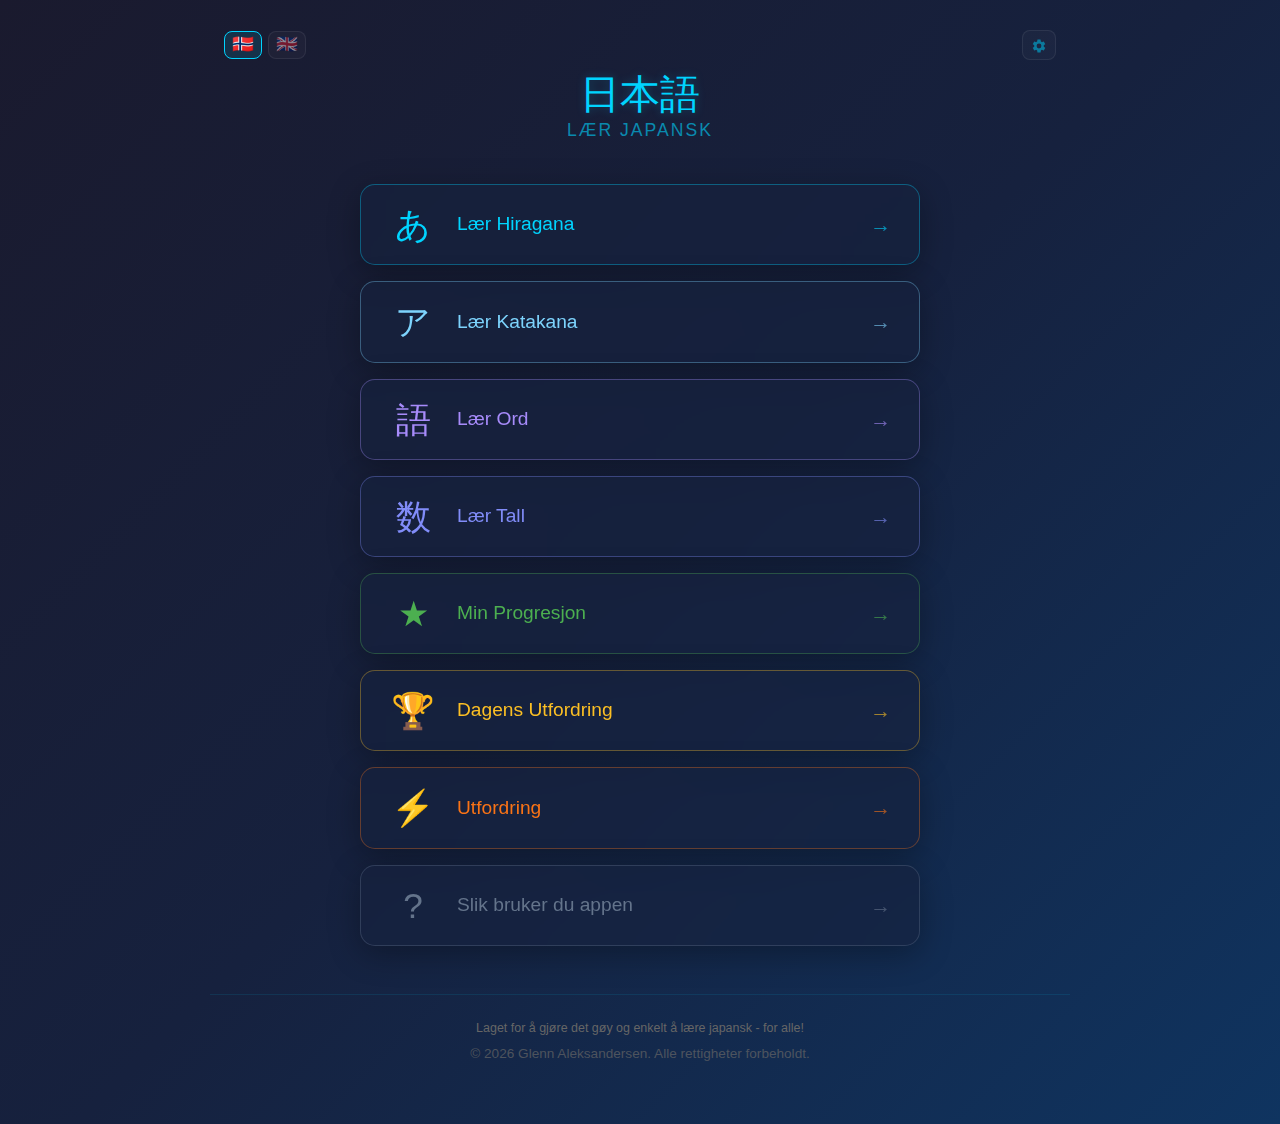
<file: index.html>
<!-- prettier-ignore -->
<!--
      _____ _     _____ _   _ _   _
     / ____| |   |  ___| \ | | \ | |
    | |  __| |   | |__ |  \| |  \| |
    | | |_ | |   |  __|| . ` | . ` |
    | |__| | |___| |___| |\  | |\  |
     \_____|_____|_____|_| \_|_| \_|

    index.html — Main menu + settings
    Glenn's Japanese Trainer
-->
<!doctype html>
<html lang="no">
  <head>
    <meta charset="UTF-8" />
    <meta name="viewport" content="width=device-width, initial-scale=1.0" />
    <title>Japansk Læring</title>
    <link
      href="https://cdn.jsdelivr.net/npm/bootstrap@5.3.3/dist/css/bootstrap.min.css"
      rel="stylesheet"
    />
    <link rel="stylesheet" href="styles.css" />
    <script data-goatcounter="https://derpeagle.goatcounter.com/count"
            async src="//gc.zgo.at/count.js"></script>
    <link rel="manifest" href="manifest.json">
    <meta name="theme-color" content="#0f3460">
    <link rel="apple-touch-icon" href="icons/icon-192.png">
  </head>
  <body>
    <div class="container">
      <header>
        <h1>日本語</h1>
        <p class="menu-subtitle" data-i18n="menu-subtitle">Japansk Læring</p>
        <p id="streak-badge" class="streak-badge" style="display:none">🔥 <span id="streak-num">0</span> <span id="streak-days-text"></span></p>
        <div class="lang-toggle">
          <div class="lang-toggle__lang">
            <button class="lang-btn" data-lang="no">🇳🇴</button>
            <button class="lang-btn" data-lang="en">🇬🇧</button>
          </div>
          <button class="index-settings-btn" id="btn-settings"><svg viewBox="0 0 24 24" width="16" height="16" fill="currentColor"><path d="M19.14 12.94c.04-.3.06-.61.06-.94 0-.32-.02-.64-.07-.94l2.03-1.58a.49.49 0 00.12-.61l-1.92-3.32a.49.49 0 00-.59-.22l-2.39.96c-.5-.38-1.03-.7-1.62-.94l-.36-2.54a.48.48 0 00-.48-.41h-3.84a.48.48 0 00-.48.41l-.36 2.54c-.59.24-1.13.57-1.62.94l-2.39-.96a.49.49 0 00-.59.22L2.74 8.87a.48.48 0 00.12.61l2.03 1.58c-.05.3-.07.62-.07.94s.02.64.07.94l-2.03 1.58a.49.49 0 00-.12.61l1.92 3.32c.12.22.37.29.59.22l2.39-.96c.5.38 1.03.7 1.62.94l.36 2.54c.05.24.26.41.48.41h3.84c.24 0 .44-.17.48-.41l.36-2.54c.59-.24 1.13-.56 1.62-.94l2.39.96c.22.08.47 0 .59-.22l1.92-3.32c.12-.22.07-.47-.12-.61l-2.01-1.58zM12 15.6A3.6 3.6 0 1112 8.4a3.6 3.6 0 010 7.2z"/></svg></button>
        </div>

        <!-- Settings overlay -->
        <div id="index-settings-overlay" class="challenge-help-overlay hidden">
          <div class="challenge-help-content settings-overlay-content">
            <button class="challenge-help-close" id="btn-settings-close">&times;</button>

            <!-- Group 1: Training settings -->
            <div class="settings-group">
              <p class="settings-group-title" data-i18n="settings-training">Treningsinnstillinger</p>
              <div class="challenge-help-mode">
                <label class="challenge-setting-row">
                  <input type="checkbox" id="setting-auto-answer">
                  <span class="challenge-setting-label" data-i18n="auto-answer">Auto-svar</span>
                  <span class="challenge-setting-preview"></span>
                  <span class="subset-row__toggle"></span>
                </label>
              </div>
              <div class="challenge-help-mode">
                <label class="challenge-setting-row">
                  <input type="checkbox" id="setting-dakuten">
                  <span class="challenge-setting-label" data-i18n="setting-dakuten">Dakuten (゛) standard</span>
                  <span class="challenge-setting-preview"></span>
                  <span class="subset-row__toggle"></span>
                </label>
              </div>
              <div class="challenge-help-mode">
                <label class="challenge-setting-row">
                  <input type="checkbox" id="setting-handakuten">
                  <span class="challenge-setting-label" data-i18n="setting-handakuten">Handakuten (゜) standard</span>
                  <span class="challenge-setting-preview"></span>
                  <span class="subset-row__toggle"></span>
                </label>
              </div>
              <div class="challenge-help-mode">
                <div class="settings-select-row">
                  <span class="challenge-setting-label" data-i18n="setting-hint-threshold">Visning av hint</span>
                  <select id="setting-hint-threshold" class="settings-select">
                    <option value="1">1</option>
                    <option value="2">2</option>
                    <option value="3" selected>3</option>
                    <option value="5">5</option>
                    <option value="never" data-i18n="setting-hint-never">Aldri</option>
                  </select>
                </div>
              </div>
            </div>

            <!-- Group 2: Data -->
            <div class="settings-group">
              <p class="settings-group-title" data-i18n="settings-data">Data</p>
              <div class="challenge-help-mode">
                <div class="settings-btn-row">
                  <button id="btn-export" class="settings-action-btn" data-i18n="setting-export">Eksporter data</button>
                  <button id="btn-import" class="settings-action-btn" data-i18n="setting-import">Importer data</button>
                  <input type="file" id="import-file-input" accept=".json" style="display:none">
                </div>
              </div>
            </div>

            <!-- Group 3: Reset highscores -->
            <div class="settings-group">
              <p class="settings-group-title settings-group-title--danger" data-i18n="setting-reset-highscore">Nullstill highscore</p>
              <div class="challenge-help-mode">
                <div id="reset-hs-section">
                  <button id="btn-reset-hs" class="settings-danger-btn" data-i18n="setting-reset-highscore-btn">Nullstill highscore...</button>
                  <div id="reset-hs-confirm" class="hidden">
                    <p class="settings-confirm-text" data-i18n="setting-reset-hs-prompt">Skriv SLETT eller DELETE for å bekrefte:</p>
                    <input type="text" id="reset-hs-input" class="settings-confirm-input" autocomplete="off" autocorrect="off" autocapitalize="off" spellcheck="false">
                    <button id="btn-reset-hs-go" class="settings-danger-btn settings-danger-btn--red hidden" data-i18n="setting-reset-hs-confirm">Slett highscores</button>
                  </div>
                </div>
              </div>
            </div>

            <!-- Group 4: Reset all -->
            <div class="settings-group">
              <p class="settings-group-title settings-group-title--danger" data-i18n="setting-reset-all">Nullstill all progresjon</p>
              <div class="challenge-help-mode">
                <div id="reset-all-section">
                  <button id="btn-reset-all" class="settings-danger-btn" data-i18n="setting-reset-all-btn">Nullstill all progresjon...</button>
                  <div id="reset-all-step1" class="hidden">
                    <p class="settings-confirm-text" data-i18n="setting-reset-all-sure">Er du helt sikker?</p>
                    <div class="settings-btn-row">
                      <button id="btn-reset-all-yes" class="settings-danger-btn" data-i18n="setting-yes">Ja</button>
                      <button id="btn-reset-all-no" class="settings-action-btn" data-i18n="setting-no">Nei</button>
                    </div>
                  </div>
                  <div id="reset-all-step2" class="hidden">
                    <p class="settings-confirm-text" data-i18n="setting-reset-all-romanji">Skriv 'はい' for ja, 'いいえ' for nei:</p>
                    <input type="text" id="reset-all-input" class="settings-confirm-input" autocomplete="off" autocorrect="off" autocapitalize="off" spellcheck="false">
                  </div>
                  <div id="reset-all-step3" class="hidden">
                    <button id="btn-reset-all-final" class="settings-danger-btn settings-danger-btn--red" data-i18n="setting-reset-all-final">Trykk for å slette alt</button>
                  </div>
                </div>
              </div>
            </div>

          </div>
        </div>
      </header>

      <main class="menu-grid">
        <a href="hiragana.html" class="menu-card menu-card--hiragana">
          <span class="menu-card__icon">あ</span>
          <span class="menu-card__title" data-i18n="learn-hiragana"
            >Lær Hiragana</span
          >
          <span class="menu-card__arrow">→</span>
        </a>

        <a href="katakana.html" class="menu-card menu-card--katakana">
          <span class="menu-card__icon">ア</span>
          <span class="menu-card__title" data-i18n="learn-katakana"
            >Lær Katakana</span
          >
          <span class="menu-card__arrow">→</span>
        </a>

        <a href="ord.html" class="menu-card menu-card--ord">
          <span class="menu-card__icon">語</span>
          <span class="menu-card__title" data-i18n="learn-words">Lær Ord</span>
          <span class="menu-card__arrow">→</span>
        </a>

        <a href="tall.html" class="menu-card menu-card--tall">
          <span class="menu-card__icon">数</span>
          <span class="menu-card__title" data-i18n="learn-numbers"
            >Lær Tall</span
          >
          <span class="menu-card__arrow">→</span>
        </a>

        <a href="progresjon.html" class="menu-card menu-card--progresjon">
          <span class="menu-card__icon">★</span>
          <span class="menu-card__title" data-i18n="my-progress"
            >Min Progresjon</span
          >
          <span class="menu-card__arrow">→</span>
        </a>

        <a href="daily.html" class="menu-card menu-card--daily">
          <span class="menu-card__icon">🏆</span>
          <span class="menu-card__title" data-i18n="daily-challenge">Dagens Utfordring</span>
          <span id="daily-check" style="display:none" class="menu-card__check">✓</span>
          <span class="menu-card__arrow">→</span>
        </a>

        <a href="challenge.html" class="menu-card menu-card--challenge">
          <span class="menu-card__icon">⚡</span>
          <span class="menu-card__title" data-i18n="challenge-title">Utfordring</span>
          <span class="menu-card__arrow">→</span>
        </a>

        <a href="howto.html" class="menu-card menu-card--howto">
          <span class="menu-card__icon">?</span>
          <span class="menu-card__title" data-i18n="howto-title">Slik bruker du appen</span>
          <span class="menu-card__arrow">→</span>
        </a>
      </main>

      <footer class="site-footer">
        <p class="footer-sub" data-i18n="footer-sub">
          Laget for å gjøre japansk gøy og lett for alle!
        </p>
        <p>&copy; <span id="footer-year"></span> Glenn Aleksandersen. <span data-i18n="footer-rights">Alle rettigheter forbeholdt.</span></p>
        
      </footer>
    </div>

    <script src="lang.js"></script>
    <script src="streak.js"></script>
    <script>
      document.querySelectorAll(".lang-btn").forEach((btn) => {
        btn.addEventListener("click", () => {
          localStorage.setItem("app-language", btn.dataset.lang);
          applyLang();
          updateActiveLangBtn();
          updateStreakBadge();
        });
      });

      function updateActiveLangBtn() {
        const lang = getLang();
        document.querySelectorAll(".lang-btn").forEach((b) => {
          b.classList.toggle("lang-btn--active", b.dataset.lang === lang);
        });
      }

      function updateStreakBadge() {
        const sd = StreakManager.getDisplay();
        if (sd.current > 0) {
          document.getElementById("streak-num").textContent = sd.current;
          document.getElementById("streak-days-text").textContent =
            sd.current === 1 ? t("streak-day") : t("streak-days");
          document.getElementById("streak-badge").style.display = "";
        }
      }

      // settings overlay
      var settingsOverlay = document.getElementById("index-settings-overlay");

      // auto-answer toggle
      var autoAnswerCb = document.getElementById("setting-auto-answer");
      autoAnswerCb.checked = localStorage.getItem("auto-answer") === "true";
      autoAnswerCb.addEventListener("change", function () {
        localStorage.setItem("auto-answer", autoAnswerCb.checked);
      });

      // dakuten toggle — writes to both hiragana + katakana keys
      var dakutenCb = document.getElementById("setting-dakuten");
      dakutenCb.checked = localStorage.getItem("include-dakuten") === "1";
      dakutenCb.addEventListener("change", function () {
        var v = dakutenCb.checked ? "1" : "0";
        localStorage.setItem("include-dakuten", v);
        localStorage.setItem("katakana-include-dakuten", v);
      });

      // handakuten toggle
      var handakutenCb = document.getElementById("setting-handakuten");
      handakutenCb.checked = localStorage.getItem("include-handakuten") === "1";
      handakutenCb.addEventListener("change", function () {
        var v = handakutenCb.checked ? "1" : "0";
        localStorage.setItem("include-handakuten", v);
        localStorage.setItem("katakana-include-handakuten", v);
      });

      // hint threshold dropdown
      var hintSelect = document.getElementById("setting-hint-threshold");
      var savedHint = localStorage.getItem("hint-threshold") || "3";
      hintSelect.value = savedHint;
      hintSelect.addEventListener("change", function () {
        localStorage.setItem("hint-threshold", hintSelect.value);
      });

      // export data
      document.getElementById("btn-export").addEventListener("click", function () {
        var data = {};
        for (var i = 0; i < localStorage.length; i++) {
          var key = localStorage.key(i);
          data[key] = localStorage.getItem(key);
        }
        var blob = new Blob([JSON.stringify(data, null, 2)], { type: "application/json" });
        var url = URL.createObjectURL(blob);
        var a = document.createElement("a");
        a.href = url;
        a.download = "japansk-data.json";
        a.click();
        URL.revokeObjectURL(url);
      });

      // import data
      var importInput = document.getElementById("import-file-input");
      document.getElementById("btn-import").addEventListener("click", function () {
        importInput.click();
      });
      importInput.addEventListener("change", function () {
        var file = importInput.files[0];
        if (!file) return;
        var reader = new FileReader();
        reader.onload = function (e) {
          try {
            var data = JSON.parse(e.target.result);
            if (typeof data !== "object" || data === null || Array.isArray(data)) {
              alert(t("setting-import-invalid"));
              return;
            }
            Object.keys(data).forEach(function (key) {
              localStorage.setItem(key, data[key]);
            });
            location.reload();
          } catch (err) {
            alert(t("setting-import-error"));
          }
        };
        reader.readAsText(file);
        importInput.value = "";
      });

      // reset highscores
      var hsKeys = [
        "challenge-hourglass-h", "challenge-hourglass-k",
        "challenge-lives-h", "challenge-lives-k",
        "challenge-speedrun-h", "challenge-speedrun-k",
        "challenge-sr-combos-h", "challenge-sr-combos-k"
      ];
      var resetHsConfirm = document.getElementById("reset-hs-confirm");
      var resetHsInput = document.getElementById("reset-hs-input");
      var resetHsGo = document.getElementById("btn-reset-hs-go");

      document.getElementById("btn-reset-hs").addEventListener("click", function () {
        this.classList.add("hidden");
        resetHsConfirm.classList.remove("hidden");
        resetHsInput.value = "";
        resetHsGo.classList.add("hidden");
        resetHsInput.focus();
      });

      resetHsInput.addEventListener("input", function () {
        var val = resetHsInput.value.trim().toLowerCase();
        if (val === "slett" || val === "delete") {
          resetHsGo.classList.remove("hidden");
        } else {
          resetHsGo.classList.add("hidden");
        }
      });

      resetHsGo.addEventListener("click", function () {
        hsKeys.forEach(function (k) { localStorage.removeItem(k); });
        resetHsConfirm.classList.add("hidden");
        document.getElementById("btn-reset-hs").classList.remove("hidden");
        var done = document.createElement("p");
        done.className = "settings-confirm-done";
        done.textContent = t("setting-reset-done");
        resetHsConfirm.parentNode.appendChild(done);
        setTimeout(function () { done.remove(); }, 2000);
      });

      // reset all progression — 3-step flow
      var resetAllStep1 = document.getElementById("reset-all-step1");
      var resetAllStep2 = document.getElementById("reset-all-step2");
      var resetAllStep3 = document.getElementById("reset-all-step3");
      var resetAllInput = document.getElementById("reset-all-input");

      document.getElementById("btn-reset-all").addEventListener("click", function () {
        this.classList.add("hidden");
        resetAllStep1.classList.remove("hidden");
      });

      document.getElementById("btn-reset-all-no").addEventListener("click", function () {
        resetAllStep1.classList.add("hidden");
        document.getElementById("btn-reset-all").classList.remove("hidden");
      });

      document.getElementById("btn-reset-all-yes").addEventListener("click", function () {
        resetAllStep1.classList.add("hidden");
        resetAllStep2.classList.remove("hidden");
        resetAllInput.value = "";
        resetAllInput.focus();
      });

      resetAllInput.addEventListener("input", function () {
        var val = resetAllInput.value.trim().toLowerCase();
        if (val === "hai") {
          resetAllStep2.classList.add("hidden");
          resetAllStep3.classList.remove("hidden");
        } else if (val === "iie") {
          resetAllStep2.classList.add("hidden");
          resetAllStep3.classList.add("hidden");
          document.getElementById("btn-reset-all").classList.remove("hidden");
        }
      });

      document.getElementById("btn-reset-all-final").addEventListener("click", function () {
        localStorage.clear();
        location.reload();
      });

      // open/close overlay
      document.getElementById("btn-settings").addEventListener("click", function () {
        settingsOverlay.classList.remove("hidden");
      });
      document.getElementById("btn-settings-close").addEventListener("click", function () {
        settingsOverlay.classList.add("hidden");
      });
      settingsOverlay.addEventListener("click", function (e) {
        if (e.target === settingsOverlay) settingsOverlay.classList.add("hidden");
      });

      document.addEventListener("DOMContentLoaded", () => {
        updateActiveLangBtn();
        document.getElementById("footer-year").textContent =
          new Date().getFullYear();
        updateStreakBadge();

        const today = new Date().toISOString().slice(0, 10);
        const dh = JSON.parse(localStorage.getItem("daily-challenge-h") || "null");
        const dk = JSON.parse(localStorage.getItem("daily-challenge-k") || "null");
        const done = (dh && dh.date === today && dh.done.length >= 10) ||
                     (dk && dk.date === today && dk.done.length >= 10);
        if (done) document.getElementById("daily-check").style.display = "";
      });
    </script>
    <script>
      if ('serviceWorker' in navigator)
        navigator.serviceWorker.register('./sw.js');

      // ask the browser to keep localStorage permanently
      if (navigator.storage && navigator.storage.persist)
        navigator.storage.persist();
    </script>
  </body>
</html>
</file>
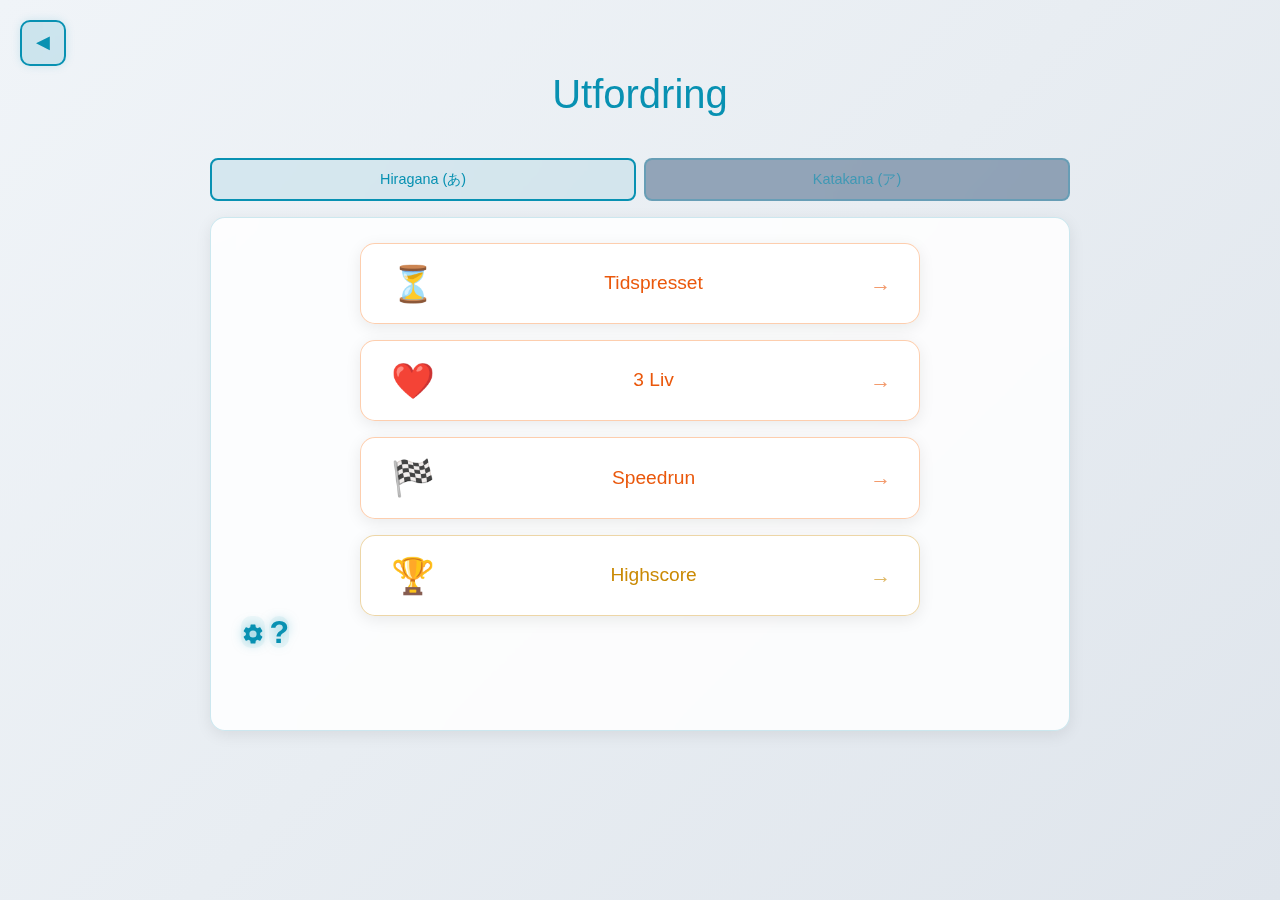
<file: challenge.html>
<!-- prettier-ignore -->
<!--
      _____ _     _____ _   _ _   _
     / ____| |   |  ___| \ | | \ | |
    | |  __| |   | |__ |  \| |  \| |
    | | |_ | |   |  __|| . ` | . ` |
    | |__| | |___| |___| |\  | |\  |
     \_____|_____|_____|_| \_|_| \_|

    challenge.html — Challenge modes
    Glenn's Japanese Trainer
-->
<!doctype html>
<html lang="no">
  <head>
    <meta charset="UTF-8" />
    <meta name="viewport" content="width=device-width, initial-scale=1.0" />
    <title>Utfordring</title>
    <link
      href="https://cdn.jsdelivr.net/npm/bootstrap@5.3.3/dist/css/bootstrap.min.css"
      rel="stylesheet"
    />
    <link rel="stylesheet" href="styles.css" />
    <script src="theme.js"></script>
    <script data-goatcounter="https://derpeagle.goatcounter.com/count"
            async src="//gc.zgo.at/count.js"></script>
    <link rel="manifest" href="manifest.json">
    <meta name="theme-color" content="#0f3460">
    <link rel="apple-touch-icon" href="icons/icon-192.png">
  </head>
  <body>
    <div class="container">
      <header>
        <a href="index.html" id="back-btn" class="back-link" data-i18n="back">←</a>
        <h1 data-i18n="challenge-title">Utfordring</h1>
      </header>

      <main>
        <!-- Script toggle (hidden during active game) -->
        <div id="script-toggle" class="daily-script-toggle">
          <button id="btn-hiragana" class="daily-script-btn daily-script-btn--active">Hiragana (あ)</button>
          <button id="btn-katakana" class="daily-script-btn">Katakana (ア)</button>
        </div>

        <!-- SCREEN: Mode select -->
        <section id="screen-select">
          <div class="menu-grid">
            <button class="menu-card menu-card--challenge" data-mode="hourglass">
              <span class="menu-card__icon">⏳</span>
              <span class="menu-card__info">
                <span class="menu-card__title" data-i18n="mode-hourglass">Tidspresset</span>
              </span>
              <span class="menu-card__arrow">→</span>
            </button>

            <button class="menu-card menu-card--challenge" data-mode="lives">
              <span class="menu-card__icon">❤️</span>
              <span class="menu-card__info">
                <span class="menu-card__title" data-i18n="mode-lives">3 Liv</span>
              </span>
              <span class="menu-card__arrow">→</span>
            </button>

            <button class="menu-card menu-card--challenge" data-mode="speedrun">
              <span class="menu-card__icon">🏁</span>
              <span class="menu-card__info">
                <span class="menu-card__title" data-i18n="mode-speedrun">Speedrun</span>
              </span>
              <span class="menu-card__arrow">→</span>
            </button>

            <button class="menu-card menu-card--highscore" id="btn-highscore">
              <span class="menu-card__icon">🏆</span>
              <span class="menu-card__info">
                <span class="menu-card__title" data-i18n="challenge-highscore">Highscore</span>
              </span>
              <span class="menu-card__arrow">→</span>
            </button>
          </div>
          <button class="challenge-corner-btn challenge-corner-btn--left" id="btn-settings"><svg viewBox="0 0 24 24" width="24" height="24" fill="currentColor"><path d="M19.14 12.94c.04-.3.06-.61.06-.94 0-.32-.02-.64-.07-.94l2.03-1.58a.49.49 0 00.12-.61l-1.92-3.32a.49.49 0 00-.59-.22l-2.39.96c-.5-.38-1.03-.7-1.62-.94l-.36-2.54a.48.48 0 00-.48-.41h-3.84a.48.48 0 00-.48.41l-.36 2.54c-.59.24-1.13.57-1.62.94l-2.39-.96a.49.49 0 00-.59.22L2.74 8.87a.48.48 0 00.12.61l2.03 1.58c-.05.3-.07.62-.07.94s.02.64.07.94l-2.03 1.58a.49.49 0 00-.12.61l1.92 3.32c.12.22.37.29.59.22l2.39-.96c.5.38 1.03.7 1.62.94l.36 2.54c.05.24.26.41.48.41h3.84c.24 0 .44-.17.48-.41l.36-2.54c.59-.24 1.13-.56 1.62-.94l2.39.96c.22.08.47 0 .59-.22l1.92-3.32c.12-.22.07-.47-.12-.61l-2.01-1.58zM12 15.6A3.6 3.6 0 1112 8.4a3.6 3.6 0 010 7.2z"/></svg></button>
          <button class="challenge-corner-btn challenge-corner-btn--right" id="btn-help">?</button>
        </section>


        <!-- Help overlay -->
        <div id="challenge-help-overlay" class="challenge-help-overlay hidden">
          <div class="challenge-help-content">
            <button class="challenge-help-close" id="btn-help-close">&times;</button>
            <div class="challenge-help-mode">
              <span class="challenge-help-mode__icon">⏳</span>
              <div>
                <strong data-i18n="mode-hourglass">Tidspresset</strong>
                <p class="lang-no">Start med 30 sekunder. +2s for riktig svar, −5s for feil. Game over når klokka når 0.</p>
                <p class="lang-en">Start with 30 seconds. +2s for correct, −5s for wrong. Game over when the clock hits 0.</p>
              </div>
            </div>
            <div class="challenge-help-mode">
              <span class="challenge-help-mode__icon">❤️</span>
              <div>
                <strong data-i18n="mode-lives">3 Liv</strong>
                <p class="lang-no">Ingen tidtaker. Tre sjanser — mister du alle, er det game over. Hvor mange tegn klarer du?</p>
                <p class="lang-en">No timer. Three chances — lose them all and it's game over. How many characters can you get?</p>
              </div>
            </div>
            <div class="challenge-help-mode">
              <span class="challenge-help-mode__icon">🏁</span>
              <div>
                <strong data-i18n="mode-speedrun">Speedrun</strong>
                <p class="lang-no">Velg tegnsett og svar riktig på alle. Klokka tikker oppover — feil sender tegnet tilbake i køen.</p>
                <p class="lang-en">Pick character sets and answer all correctly. Clock ticks up — wrong answers put the character back in the queue.</p>
              </div>
            </div>
          </div>
        </div>

        <!-- Settings overlay -->
        <div id="challenge-settings-overlay" class="challenge-help-overlay hidden">
          <div class="challenge-help-content">
            <button class="challenge-help-close" id="btn-settings-close">&times;</button>
            <p class="settings-group-title" data-i18n="settings-challenge">Utfordringsinnstillinger</p>
            <div class="challenge-help-mode">
              <label class="challenge-setting-row">
                <input type="checkbox" id="include-daku">
                <span class="challenge-setting-label">Dakuten (゛)</span>
                <span class="challenge-setting-preview">がざだば</span>
                <span class="subset-row__toggle"></span>
              </label>
            </div>
            <div class="challenge-help-mode">
              <label class="challenge-setting-row">
                <input type="checkbox" id="include-handaku">
                <span class="challenge-setting-label">Handakuten (゜)</span>
                <span class="challenge-setting-preview">ぱぴぷぺぽ</span>
                <span class="subset-row__toggle"></span>
              </label>
            </div>
            <div class="challenge-help-mode">
              <label class="challenge-setting-row">
                <input type="checkbox" id="setting-auto-answer">
                <span class="challenge-setting-label" data-i18n="auto-answer">Auto-svar</span>
                <span class="challenge-setting-preview"></span>
                <span class="subset-row__toggle"></span>
              </label>
            </div>
          </div>
        </div>

        <!-- SCREEN: Speedrun setup -->
        <section id="screen-setup" style="display:none">
          <h2 data-i18n="select-charset">Velg tegnsett</h2>
          <div class="sr-setup-controls">
            <button id="btn-select-all" type="button" data-i18n="choose-all">Velg alle</button>
            <button id="btn-deselect-all" type="button" data-i18n="remove-all">Fjern alle</button>
          </div>
          <div id="setup-subsets" class="sr-subset-list"></div>
          <p id="setup-count" class="challenge-count"></p>
          <div class="controls">
            <button id="btn-start-speedrun" data-i18n="challenge-start">Start</button>
          </div>
          <div class="controls" style="margin-top:8px">
            <button id="btn-back-setup" class="challenge-quit-btn" data-i18n="challenge-back-mode">◀ Tilbake</button>
          </div>
        </section>

        <!-- SCREEN: Game -->
        <section id="screen-game" style="display:none">
          <div id="game-hud" class="challenge-hud"></div>

          <section class="training-area">
            <div class="character-display">
              <div id="game-char" class="hiragana">—</div>
            </div>

            <div class="input-area">
              <input
                type="text"
                id="game-input"
                data-i18n="romanji-placeholder"
                placeholder="Skriv romanji her..."
                autocomplete="off"
                autocorrect="off"
                autocapitalize="off"
                spellcheck="false"
              />
            </div>

            <p id="game-score" class="challenge-score"></p>

            <div class="controls">
              <button id="btn-quit" class="challenge-quit-btn" data-i18n="challenge-quit">Avslutt</button>
            </div>
          </section>
        </section>

        <!-- SCREEN: Results -->
        <section id="screen-results" style="display:none">
          <div class="challenge-results">
            <div id="result-icon" class="challenge-results__icon"></div>
            <div id="result-title" class="challenge-results__title"></div>
            <div id="result-score" class="challenge-results__score"></div>
            <div id="result-extra" class="challenge-results__stat" style="display:none"></div>
            <div id="result-today" class="challenge-results__stat" style="display:none"></div>
            <div id="result-best" class="challenge-results__best"></div>
            <div id="result-new-best" class="challenge-results__new-best" style="display:none" data-i18n="challenge-new-best">Ny rekord!</div>
          </div>
          <div class="challenge-results-actions">
            <button id="btn-play-again" data-i18n="challenge-play-again">Spill igjen</button>
          </div>
          <div class="challenge-results-secondary">
            <button id="btn-change-mode" class="challenge-quit-btn" data-i18n="challenge-change-mode">Bytt modus</button>
            <button id="btn-change-subsets" class="challenge-quit-btn" data-i18n="challenge-change-subsets" style="display:none">Bytt tegnsett</button>
          </div>
        </section>

        <!-- SCREEN: Highscore -->
        <section id="screen-highscore" style="display:none">
          <h2 data-i18n="challenge-highscore">Highscore</h2>
          <div id="highscore-content"></div>
          <div class="controls" style="margin-top:1rem">
            <button id="btn-back-highscore" class="challenge-quit-btn" data-i18n="challenge-back-mode">◀ Tilbake</button>
          </div>
        </section>
      </main>
    </div>

    <script src="lang.js"></script>
    <script src="streak.js"></script>
    <script>
      // three challenge modes: hourglass, 3 lives, speedrun

      // character data (flat arrays, same format as daily.html)
      var ALL_H = [
        { c: "あ", r: ["a"] }, { c: "い", r: ["i"] }, { c: "う", r: ["u"] }, { c: "え", r: ["e"] }, { c: "お", r: ["o"] },
        { c: "か", r: ["ka"] }, { c: "き", r: ["ki"] }, { c: "く", r: ["ku"] }, { c: "け", r: ["ke"] }, { c: "こ", r: ["ko"] },
        { c: "さ", r: ["sa"] }, { c: "し", r: ["shi"] }, { c: "す", r: ["su"] }, { c: "せ", r: ["se"] }, { c: "そ", r: ["so"] },
        { c: "た", r: ["ta"] }, { c: "ち", r: ["chi"] }, { c: "つ", r: ["tsu"] }, { c: "て", r: ["te"] }, { c: "と", r: ["to"] },
        { c: "な", r: ["na"] }, { c: "に", r: ["ni"] }, { c: "ぬ", r: ["nu"] }, { c: "ね", r: ["ne"] }, { c: "の", r: ["no"] },
        { c: "は", r: ["ha"] }, { c: "ひ", r: ["hi"] }, { c: "ふ", r: ["fu"] }, { c: "へ", r: ["he"] }, { c: "ほ", r: ["ho"] },
        { c: "ま", r: ["ma"] }, { c: "み", r: ["mi"] }, { c: "む", r: ["mu"] }, { c: "め", r: ["me"] }, { c: "も", r: ["mo"] },
        { c: "や", r: ["ya"] }, { c: "ゆ", r: ["yu"] }, { c: "よ", r: ["yo"] },
        { c: "ら", r: ["ra"] }, { c: "り", r: ["ri"] }, { c: "る", r: ["ru"] }, { c: "れ", r: ["re"] }, { c: "ろ", r: ["ro"] },
        { c: "わ", r: ["wa"] }, { c: "を", r: ["wo", "o"] }, { c: "ん", r: ["n"] },
        { c: "が", r: ["ga"] }, { c: "ぎ", r: ["gi"] }, { c: "ぐ", r: ["gu"] }, { c: "げ", r: ["ge"] }, { c: "ご", r: ["go"] },
        { c: "ざ", r: ["za"] }, { c: "じ", r: ["ji"] }, { c: "ず", r: ["zu"] }, { c: "ぜ", r: ["ze"] }, { c: "ぞ", r: ["zo"] },
        { c: "だ", r: ["da"] }, { c: "ぢ", r: ["ji"] }, { c: "づ", r: ["zu"] }, { c: "で", r: ["de"] }, { c: "ど", r: ["do"] },
        { c: "ば", r: ["ba"] }, { c: "び", r: ["bi"] }, { c: "ぶ", r: ["bu"] }, { c: "べ", r: ["be"] }, { c: "ぼ", r: ["bo"] },
        { c: "ぱ", r: ["pa"] }, { c: "ぴ", r: ["pi"] }, { c: "ぷ", r: ["pu"] }, { c: "ぺ", r: ["pe"] }, { c: "ぽ", r: ["po"] },
      ];

      var ALL_K = [
        { c: "ア", r: ["a"] }, { c: "イ", r: ["i"] }, { c: "ウ", r: ["u"] }, { c: "エ", r: ["e"] }, { c: "オ", r: ["o"] },
        { c: "カ", r: ["ka"] }, { c: "キ", r: ["ki"] }, { c: "ク", r: ["ku"] }, { c: "ケ", r: ["ke"] }, { c: "コ", r: ["ko"] },
        { c: "サ", r: ["sa"] }, { c: "シ", r: ["shi"] }, { c: "ス", r: ["su"] }, { c: "セ", r: ["se"] }, { c: "ソ", r: ["so"] },
        { c: "タ", r: ["ta"] }, { c: "チ", r: ["chi"] }, { c: "ツ", r: ["tsu"] }, { c: "テ", r: ["te"] }, { c: "ト", r: ["to"] },
        { c: "ナ", r: ["na"] }, { c: "ニ", r: ["ni"] }, { c: "ヌ", r: ["nu"] }, { c: "ネ", r: ["ne"] }, { c: "ノ", r: ["no"] },
        { c: "ハ", r: ["ha"] }, { c: "ヒ", r: ["hi"] }, { c: "フ", r: ["fu"] }, { c: "ヘ", r: ["he"] }, { c: "ホ", r: ["ho"] },
        { c: "マ", r: ["ma"] }, { c: "ミ", r: ["mi"] }, { c: "ム", r: ["mu"] }, { c: "メ", r: ["me"] }, { c: "モ", r: ["mo"] },
        { c: "ヤ", r: ["ya"] }, { c: "ユ", r: ["yu"] }, { c: "ヨ", r: ["yo"] },
        { c: "ラ", r: ["ra"] }, { c: "リ", r: ["ri"] }, { c: "ル", r: ["ru"] }, { c: "レ", r: ["re"] }, { c: "ロ", r: ["ro"] },
        { c: "ワ", r: ["wa"] }, { c: "ヲ", r: ["wo", "o"] }, { c: "ン", r: ["n"] },
        { c: "ガ", r: ["ga"] }, { c: "ギ", r: ["gi"] }, { c: "グ", r: ["gu"] }, { c: "ゲ", r: ["ge"] }, { c: "ゴ", r: ["go"] },
        { c: "ザ", r: ["za"] }, { c: "ジ", r: ["ji"] }, { c: "ズ", r: ["zu"] }, { c: "ゼ", r: ["ze"] }, { c: "ゾ", r: ["zo"] },
        { c: "ダ", r: ["da"] }, { c: "ヂ", r: ["ji"] }, { c: "ヅ", r: ["zu"] }, { c: "デ", r: ["de"] }, { c: "ド", r: ["do"] },
        { c: "バ", r: ["ba"] }, { c: "ビ", r: ["bi"] }, { c: "ブ", r: ["bu"] }, { c: "ベ", r: ["be"] }, { c: "ボ", r: ["bo"] },
        { c: "パ", r: ["pa"] }, { c: "ピ", r: ["pi"] }, { c: "プ", r: ["pu"] }, { c: "ペ", r: ["pe"] }, { c: "ポ", r: ["po"] },
      ];

      // subset mapping for speedrun mode
      var SUBSETS = {
        vowels: { h: ["あ","い","う","え","お"], k: ["ア","イ","ウ","エ","オ"], label: "vowels" },
        ka:     { h: ["か","き","く","け","こ","が","ぎ","ぐ","げ","ご"], k: ["カ","キ","ク","ケ","コ","ガ","ギ","グ","ゲ","ゴ"], label: "ka-row" },
        sa:     { h: ["さ","し","す","せ","そ","ざ","じ","ず","ぜ","ぞ"], k: ["サ","シ","ス","セ","ソ","ザ","ジ","ズ","ゼ","ゾ"], label: "sa-row" },
        ta:     { h: ["た","ち","つ","て","と","だ","ぢ","づ","で","ど"], k: ["タ","チ","ツ","テ","ト","ダ","ヂ","ヅ","デ","ド"], label: "ta-row" },
        na:     { h: ["な","に","ぬ","ね","の"], k: ["ナ","ニ","ヌ","ネ","ノ"], label: "na-row" },
        ha:     { h: ["は","ひ","ふ","へ","ほ","ば","び","ぶ","べ","ぼ","ぱ","ぴ","ぷ","ぺ","ぽ"], k: ["ハ","ヒ","フ","ヘ","ホ","バ","ビ","ブ","ベ","ボ","パ","ピ","プ","ペ","ポ"], label: "ha-row" },
        ma:     { h: ["ま","み","む","め","も"], k: ["マ","ミ","ム","メ","モ"], label: "ma-row" },
        ya:     { h: ["や","ゆ","よ"], k: ["ヤ","ユ","ヨ"], label: "ya-row" },
        ra:     { h: ["ら","り","る","れ","ろ"], k: ["ラ","リ","ル","レ","ロ"], label: "ra-row" },
        wa:     { h: ["わ","を"], k: ["ワ","ヲ"], label: "wa-row" },
        n:      { h: ["ん"], k: ["ン"], label: "n-row" },
      };

      // dakuten / handakuten characters
      var DAKUTEN = new Set([
        "が","ぎ","ぐ","げ","ご","ざ","じ","ず","ぜ","ぞ","だ","ぢ","づ","で","ど","ば","び","ぶ","べ","ぼ",
        "ガ","ギ","グ","ゲ","ゴ","ザ","ジ","ズ","ゼ","ゾ","ダ","ヂ","ヅ","デ","ド","バ","ビ","ブ","ベ","ボ",
      ]);
      var HANDAKUTEN = new Set([
        "ぱ","ぴ","ぷ","ぺ","ぽ",
        "パ","ピ","プ","ペ","ポ",
      ]);

      var lastSelectedSubsets = []; // remember selections between rounds

      function filterPool(chars) {
        var useDaku = document.getElementById("include-daku").checked;
        var useHandaku = document.getElementById("include-handaku").checked;
        return chars.filter(function (ch) {
          if (!useDaku && DAKUTEN.has(ch.c)) return false;
          if (!useHandaku && HANDAKUTEN.has(ch.c)) return false;
          return true;
        });
      }

      // speedrun combo tracking — one record per unique subset combination
      function getComboKey(subsets) {
        var key = subsets.slice().sort().join(",");
        if (document.getElementById("include-daku").checked) key += "_d";
        if (document.getElementById("include-handaku").checked) key += "_h";
        return key;
      }

      function getComboRecords(s) {
        try {
          var raw = localStorage.getItem("challenge-sr-combos-" + s);
          return raw ? JSON.parse(raw) : {};
        } catch (e) { return {}; }
      }

      function saveComboRecord(s, comboKey, data) {
        var combos = getComboRecords(s);
        var existing = combos[comboKey];
        var isNew = false;
        if (!existing || data.time < existing.best) {
          combos[comboKey] = {
            best: Math.round(data.time * 10) / 10,
            avg: Math.round(data.avg * 100) / 100,
            count: data.count,
            subsets: data.subsets,
            daku: data.daku,
            handaku: data.handaku,
          };
          isNew = true;
        }
        try { localStorage.setItem("challenge-sr-combos-" + s, JSON.stringify(combos)); } catch (e) {}
        return isNew;
      }

      // state
      var mode = null;       // "hourglass" | "lives" | "speedrun"
      var script = "h";      // "h" | "k"
      var pool = [];         // characters for this round
      var queue = [];        // remaining (speedrun)
      var currentChar = null;
      var score = 0;
      var lives = 3;
      var timeLeft = 30;
      var startTime = 0;     // Date.now() at game start (speedrun/hourglass)
      var elapsed = 0;
      var timerInterval = null;
      var gameActive = false;
      var timerStarted = false; // timer waits for first input
      var gameStartTime = 0; // set once at timer start, not overwritten

      // DOM refs
      var charEl = document.getElementById("game-char");
      var inputEl = document.getElementById("game-input");
      var hudEl = document.getElementById("game-hud");
      var scoreEl = document.getElementById("game-score");

      // helpers
      function shuffle(arr) {
        for (var i = arr.length - 1; i > 0; i--) {
          var j = Math.floor(Math.random() * (i + 1));
          var tmp = arr[i]; arr[i] = arr[j]; arr[j] = tmp;
        }
        return arr;
      }

      function formatTime(secs) {
        var m = Math.floor(secs / 60);
        var s = Math.floor(secs % 60);
        var ms = Math.floor((secs % 1) * 10);
        return m + ":" + String(s).padStart(2, "0") + "." + ms;
      }

      function getTodayStr() {
        var d = new Date();
        return d.getFullYear() + "-" + String(d.getMonth()+1).padStart(2,"0") + "-" + String(d.getDate()).padStart(2,"0");
      }

      // localStorage records
      function getRecordKey(m, s) { return "challenge-" + m + "-" + s; }

      function getRecord(m, s) {
        try {
          var raw = localStorage.getItem(getRecordKey(m, s));
          return raw ? JSON.parse(raw) : null;
        } catch (e) { return null; }
      }

      function saveRecord(m, s, data) {
        var key = getRecordKey(m, s);
        var rec = getRecord(m, s) || {};
        var isNew = false;
        var today = getTodayStr();
        if (m === "speedrun") {
          if (!rec.bestAvg || data.avg < rec.bestAvg) {
            rec.bestAvg = Math.round(data.avg * 100) / 100;
            isNew = true;
          }
        } else {
          if (!rec.best || data.score > rec.best) {
            rec.best = data.score;
            isNew = true;
          }
          if (rec.todayDate !== today) {
            rec.todayBest = data.score;
            rec.todayDate = today;
          } else if (data.score > (rec.todayBest || 0)) {
            rec.todayBest = data.score;
          }
          if (m === "hourglass" && data.survivalTime) {
            if (!rec.bestTime || data.survivalTime > rec.bestTime) {
              rec.bestTime = Math.round(data.survivalTime * 10) / 10;
            }
          }
        }
        try { localStorage.setItem(key, JSON.stringify(rec)); } catch (e) {}
        return isNew;
      }

      // screen management
      function showScreen(name) {
        ["screen-select", "screen-setup", "screen-game", "screen-results", "screen-highscore"].forEach(function (id) {
          document.getElementById(id).style.display = id === "screen-" + name ? "" : "none";
        });
        var hide = name === "game";
        document.getElementById("script-toggle").style.display = hide ? "none" : "";
      }


      // highscore screen
      function renderHighscore() {
        var today = getTodayStr();
        var modes = [
          { key: "hourglass", icon: "⏳" },
          { key: "lives", icon: "❤️" },
          { key: "speedrun", icon: "🏁" },
        ];
        var html = "";
        modes.forEach(function (m) {
          var rec = getRecord(m.key, script);
          html += '<div class="hs-section">';
          html += '<div class="hs-section__header">' + m.icon + ' ' + t("mode-" + m.key) + '</div>';
          if (m.key === "speedrun") {
            var combos = getComboRecords(script);
            var ckeys = Object.keys(combos);
            if (rec && rec.bestAvg) {
              html += '<div class="hs-row">' + t("challenge-avg-time") + ': <strong>' + rec.bestAvg.toFixed(1) + 's/' + t("challenge-per-char") + '</strong></div>';
            }
            if (ckeys.length > 0) {
              ckeys.sort(function(a, b) { return combos[a].avg - combos[b].avg; });
              ckeys.forEach(function(ck) {
                var c = combos[ck];
                var clabel = c.subsets.map(function(s) { return t(SUBSETS[s] ? SUBSETS[s].label : s); }).join(", ");
                if (c.daku) clabel += " +゛";
                if (c.handaku) clabel += " +゜";
                html += '<div class="hs-row">' + clabel + ' (' + c.count + ') — <strong>' + formatTime(c.best) + '</strong> (' + c.avg.toFixed(1) + 's/' + t("challenge-per-char") + ')</div>';
              });
            } else if (!rec || !rec.bestAvg) {
              html += '<div class="hs-row hs-row--empty">' + t("challenge-no-data") + '</div>';
            }
          } else {
            if (rec && rec.best) {
              if (rec.todayDate === today && rec.todayBest > 0)
                html += '<div class="hs-row">' + t("challenge-today-best") + ': <strong>' + rec.todayBest + ' ' + t("challenge-chars-answered") + '</strong></div>';
              html += '<div class="hs-row">' + t("challenge-personal-best") + ': <strong>' + rec.best + ' ' + t("challenge-chars-answered") + '</strong></div>';
              if (m.key === "hourglass" && rec.bestTime > 0)
                html += '<div class="hs-row">' + t("challenge-best-time") + ': <strong>' + formatTime(rec.bestTime) + '</strong></div>';
            } else {
              html += '<div class="hs-row hs-row--empty">' + t("challenge-no-data") + '</div>';
            }
          }
          html += '</div>';
        });
        document.getElementById("highscore-content").innerHTML = html;
      }

      // help overlay
      var helpOverlay = document.getElementById("challenge-help-overlay");
      document.getElementById("btn-help").addEventListener("click", function () {
        helpOverlay.classList.remove("hidden");
      });
      document.getElementById("btn-help-close").addEventListener("click", function () {
        helpOverlay.classList.add("hidden");
      });
      helpOverlay.addEventListener("click", function (e) {
        if (e.target === helpOverlay) helpOverlay.classList.add("hidden");
      });

      // settings overlay
      var settingsOverlay = document.getElementById("challenge-settings-overlay");
      document.getElementById("btn-settings").addEventListener("click", function () {
        settingsOverlay.classList.remove("hidden");
      });
      document.getElementById("btn-settings-close").addEventListener("click", function () {
        settingsOverlay.classList.add("hidden");
      });
      settingsOverlay.addEventListener("click", function (e) {
        if (e.target === settingsOverlay) settingsOverlay.classList.add("hidden");
      });

      // auto-answer setting
      var autoAnswerCb = document.getElementById("setting-auto-answer");
      autoAnswerCb.checked = localStorage.getItem("auto-answer-challenge") === "true";
      autoAnswerCb.addEventListener("change", function () {
        localStorage.setItem("auto-answer-challenge", autoAnswerCb.checked);
      });

      document.getElementById("btn-highscore").addEventListener("click", function () {
        renderHighscore();
        showScreen("highscore");
      });

      document.getElementById("btn-back-highscore").addEventListener("click", function () {
        showScreen("select");

      });

      // script toggle
      function setScript(s) {
        script = s;
        document.getElementById("btn-hiragana").className = "daily-script-btn" + (s === "h" ? " daily-script-btn--active" : "");
        document.getElementById("btn-katakana").className = "daily-script-btn" + (s === "k" ? " daily-script-btn--active" : "");

        // re-render speedrun setup if visible
        if (document.getElementById("screen-setup").style.display !== "none") renderSetup();
      }

      document.getElementById("btn-hiragana").addEventListener("click", function () { setScript("h"); });
      document.getElementById("btn-katakana").addEventListener("click", function () { setScript("k"); });

      // mode select
      document.querySelectorAll("[data-mode]").forEach(function (btn) {
        btn.addEventListener("click", function () {
          mode = btn.dataset.mode;
          if (mode === "speedrun") {
            renderSetup();
            showScreen("setup");
          } else {
            pool = filterPool((script === "k" ? ALL_K : ALL_H).slice());
            startGame();
          }
        });
      });

      // speedrun setup
      function renderSetup() {
        var container = document.getElementById("setup-subsets");
        container.innerHTML = "";
        var keys = Object.keys(SUBSETS);
        keys.forEach(function (key) {
          var sub = SUBSETS[key];
          var chars = sub[script === "k" ? "k" : "h"];
          var preview = chars.join("");
          var lbl = document.createElement("label");
          lbl.className = "subset-row sr-subset-row";
          lbl.innerHTML =
            '<input type="checkbox" value="' + key + '"' + (lastSelectedSubsets.indexOf(key) !== -1 ? ' checked' : '') + '>' +
            '<span class="subset-row__info">' +
              '<span class="subset-row__name">' + t(sub.label) + '</span>' +
              '<span class="subset-row__chars">' + preview + '</span>' +
            '</span>' +
            '<span class="subset-row__toggle"></span>';
          container.appendChild(lbl);
        });
        updateSetupCount();
        container.addEventListener("change", updateSetupCount);
      }

      // select all / deselect all
      document.getElementById("btn-select-all").addEventListener("click", function () {
        document.querySelectorAll("#setup-subsets input[type='checkbox']").forEach(function (cb) { cb.checked = true; });
        updateSetupCount();
      });
      document.getElementById("btn-deselect-all").addEventListener("click", function () {
        document.querySelectorAll("#setup-subsets input[type='checkbox']").forEach(function (cb) { cb.checked = false; });
        updateSetupCount();
      });

      function updateSetupCount() {
        var checked = document.querySelectorAll("#setup-subsets input:checked");
        var total = 0;
        checked.forEach(function (cb) {
          var sub = SUBSETS[cb.value];
          if (sub) total += sub[script === "k" ? "k" : "h"].length;
        });
        document.getElementById("setup-count").textContent =
          total > 0 ? total + " " + t("challenge-chars-selected") : t("challenge-no-chars");
        document.getElementById("btn-start-speedrun").disabled = total === 0;
      }

      document.getElementById("btn-start-speedrun").addEventListener("click", function () {
        var checked = document.querySelectorAll("#setup-subsets input:checked");
        lastSelectedSubsets = [];
        checked.forEach(function (cb) { lastSelectedSubsets.push(cb.value); });
        var chars = [];
        var allData = script === "k" ? ALL_K : ALL_H;
        checked.forEach(function (cb) {
          var sub = SUBSETS[cb.value];
          if (!sub) return;
          var charList = sub[script === "k" ? "k" : "h"];
          charList.forEach(function (c) {
            var found = allData.find(function (x) { return x.c === c; });
            if (found) chars.push(found);
          });
        });
        chars = filterPool(chars);
        if (chars.length === 0) return;
        pool = chars;
        startGame();
      });

      document.getElementById("btn-back-setup").addEventListener("click", function () {
        showScreen("select");
      });

      // game
      function startGame() {
        gameActive = true;
        timerStarted = false;
        score = 0;
        currentChar = null;

        if (mode === "hourglass") {
          timeLeft = 30;
        }

        if (mode === "lives") {
          lives = 3;
        }

        if (mode === "speedrun") {
          queue = shuffle(pool.slice());
          elapsed = 0;
        }

        renderHUD();
        showScreen("game");
        nextQuestion();
      }

      // start the timer on first input (called from checkAnswer)
      function ensureTimerStarted() {
        if (timerStarted) return;
        timerStarted = true;
        gameStartTime = Date.now();

        if (mode === "hourglass") {
          startTime = Date.now();
          timerInterval = setInterval(function () {
            var now = Date.now();
            timeLeft -= (now - startTime) / 1000;
            startTime = now;
            if (timeLeft <= 0) { timeLeft = 0; endGame(); return; }
            renderHUD();
          }, 100);
        }

        if (mode === "speedrun") {
          startTime = Date.now();
          timerInterval = setInterval(function () {
            elapsed = (Date.now() - startTime) / 1000;
            renderHUD();
          }, 100);
        }
      }

      function nextQuestion() {
        if (!gameActive) return;

        if (mode === "speedrun") {
          if (queue.length === 0) { endGame(); return; }
          currentChar = queue.pop();
        } else {
          currentChar = pool[Math.floor(Math.random() * pool.length)];
        }

        charEl.textContent = currentChar.c;
        charEl.className = "hiragana";
        inputEl.value = "";
        inputEl.focus();
        renderScore();
      }

      function checkAnswer() {
        var input = inputEl.value.trim().toLowerCase();
        if (!input || !gameActive || !currentChar) return;
        ensureTimerStarted();

        var correct = currentChar.r.some(function (r) { return r === input; });

        if (correct) {
          score++;
          charEl.classList.add("char-correct");
          inputEl.classList.add("flash-correct");
          if (mode === "hourglass") timeLeft = Math.min(timeLeft + 2, 99);

          setTimeout(function () {
            charEl.classList.remove("char-correct");
            inputEl.classList.remove("flash-correct");
            nextQuestion();
          }, 200);
        } else {
          charEl.classList.add("char-wrong");
          inputEl.classList.add("flash-incorrect");
          setTimeout(function () {
            charEl.classList.remove("char-wrong");
            inputEl.classList.remove("flash-incorrect");
          }, 400);

          if (mode === "hourglass") {
            timeLeft = Math.max(timeLeft - 5, 0);
            if (timeLeft <= 0) { endGame(); return; }
          }

          if (mode === "lives") {
            lives--;
            renderHUD();
            if (lives <= 0) { endGame(); return; }
          }

          if (mode === "speedrun") {
            // re-insert at random position and move on
            var pos = Math.floor(Math.random() * (queue.length + 1));
            queue.splice(pos, 0, currentChar);
            inputEl.value = "";
            setTimeout(function () { nextQuestion(); }, 200);
            return;
          }

          inputEl.value = "";
          inputEl.focus();
        }

        renderHUD();
      }

      function renderHUD() {
        if (mode === "hourglass") {
          var s = Math.ceil(timeLeft);
          var pct = Math.max(0, Math.min(100, (timeLeft / 30) * 100));
          var urgent = timeLeft < 10 ? " challenge-timer--urgent" : "";
          hudEl.innerHTML =
            '<div class="challenge-timer' + urgent + '">' +
              '<div class="challenge-timer__bar" style="width:' + pct + '%"></div>' +
            '</div>' +
            '<span class="challenge-timer__text' + (urgent ? '" style="color:var(--color-error)' : '') + '">⏳ ' + s + 's</span>';
        }

        if (mode === "lives") {
          var hearts = "";
          for (var i = 0; i < 3; i++) hearts += i < lives ? "❤️" : "🖤";
          hudEl.innerHTML = '<span class="challenge-lives">' + hearts + '</span>';
        }

        if (mode === "speedrun") {
          var total = pool.length;
          var done = total - queue.length - (currentChar ? 1 : 0);
          hudEl.innerHTML =
            '<span class="challenge-stopwatch">🏁 ' + formatTime(elapsed) + '</span>' +
            '<span class="challenge-progress">' + Math.max(0, done) + ' / ' + total + '</span>';
        }
      }

      function renderScore() {
        if (mode === "speedrun") {
          scoreEl.textContent = "";
        } else {
          scoreEl.textContent = t("challenge-score-label") + ": " + score;
        }
      }

      function endGame() {
        gameActive = false;
        if (timerInterval) { clearInterval(timerInterval); timerInterval = null; }

        var survivalTime = 0;
        if (mode === "hourglass" && gameStartTime) {
          survivalTime = (Date.now() - gameStartTime) / 1000;
        }
        if (mode === "speedrun") {
          elapsed = (Date.now() - startTime) / 1000;
        }

        StreakManager.recordActivity();

        // build data for record saving
        var data = { score: score };
        if (mode === "hourglass") data.survivalTime = survivalTime;
        if (mode === "speedrun") data.avg = pool.length > 0 ? elapsed / pool.length : 0;
        var isNewBest;
        if (mode === "speedrun") {
          saveRecord(mode, script, data); // update global bestAvg
          var comboKey = getComboKey(lastSelectedSubsets);
          isNewBest = saveComboRecord(script, comboKey, {
            time: elapsed,
            avg: data.avg,
            count: pool.length,
            subsets: lastSelectedSubsets.slice(),
            daku: document.getElementById("include-daku").checked,
            handaku: document.getElementById("include-handaku").checked,
          });
        } else {
          isNewBest = saveRecord(mode, script, data);
        }

        showScreen("results");

        // icon + title
        document.getElementById("result-icon").textContent =
          mode === "hourglass" ? "⏳" : mode === "lives" ? "❤️" : "🎉";
        document.getElementById("result-title").textContent =
          mode === "speedrun" ? t("challenge-complete") : t("challenge-game-over");

        // main score
        if (mode === "speedrun") {
          document.getElementById("result-score").textContent = formatTime(elapsed);
        } else {
          document.getElementById("result-score").textContent = score + " " + t("challenge-chars-answered");
        }

        // extra stats (survival time / avg per char)
        var extraEl = document.getElementById("result-extra");
        if (mode === "hourglass") {
          extraEl.textContent = t("challenge-survival") + ": " + formatTime(survivalTime);
          extraEl.style.display = "";
        } else if (mode === "speedrun" && pool.length > 0) {
          extraEl.textContent = data.avg.toFixed(1) + "s " + t("challenge-per-char");
          extraEl.style.display = "";
        } else {
          extraEl.style.display = "none";
        }

        // today's best / combo best
        var rec = getRecord(mode, script);
        var todayEl = document.getElementById("result-today");
        if (mode === "speedrun") {
          var crKey = getComboKey(lastSelectedSubsets);
          var crec = getComboRecords(script)[crKey];
          if (crec) {
            todayEl.textContent = t("challenge-combo-best") + ": " + formatTime(crec.best) + " (" + crec.avg.toFixed(1) + "s/" + t("challenge-per-char") + ")";
            todayEl.style.display = "";
          } else {
            todayEl.style.display = "none";
          }
        } else if (rec && rec.todayBest > 0) {
          todayEl.textContent = t("challenge-today-best") + ": " + rec.todayBest + " " + t("challenge-chars-answered");
          todayEl.style.display = "";
        } else {
          todayEl.style.display = "none";
        }

        // personal best
        var bestEl = document.getElementById("result-best");
        if (rec) {
          if (mode === "speedrun" && rec.bestAvg) {
            bestEl.textContent = t("challenge-avg-time") + ": " + rec.bestAvg.toFixed(1) + "s/" + t("challenge-per-char");
          } else if (rec.best) {
            bestEl.textContent = t("challenge-personal-best") + ": " + rec.best + " " + t("challenge-chars-answered");
          }
          bestEl.style.display = "";
        } else {
          bestEl.style.display = "none";
        }

        document.getElementById("result-new-best").style.display = isNewBest ? "" : "none";
        document.getElementById("btn-change-subsets").style.display = mode === "speedrun" ? "" : "none";
      }

      // Enter/Space fallback when auto-answer is off
      inputEl.addEventListener("keydown", function (e) {
        if (e.key === "Enter" || e.key === " ") {
          e.preventDefault();
          checkAnswer();
        }
      });

      // auto-answer — submit on exact match or penalise impossible input
      inputEl.addEventListener("input", function () {
        if (localStorage.getItem("auto-answer-challenge") !== "true") return;
        if (!gameActive || !currentChar) return;
        var val = inputEl.value.trim().toLowerCase();
        if (!val) return;
        ensureTimerStarted();
        var answers = currentChar.r;
        var minLen = Math.min.apply(null, answers.map(function (r) { return r.length; }));
        if (answers.some(function (r) { return r === val; })) {
          checkAnswer();
        } else if (val.length >= minLen && !answers.some(function (r) { return r.indexOf(val) === 0; })) {
          checkAnswer();
        }
      });

      // quit button
      document.getElementById("btn-quit").addEventListener("click", function () {
        gameActive = false;
        if (timerInterval) { clearInterval(timerInterval); timerInterval = null; }
        showScreen("select");

      });

      // result buttons
      document.getElementById("btn-play-again").addEventListener("click", function () {
        if (mode === "speedrun") {
          // restart same subsets
          var chars = [];
          var allData = script === "k" ? ALL_K : ALL_H;
          lastSelectedSubsets.forEach(function (key) {
            var sub = SUBSETS[key];
            if (!sub) return;
            var charList = sub[script === "k" ? "k" : "h"];
            charList.forEach(function (c) {
              var found = allData.find(function (x) { return x.c === c; });
              if (found) chars.push(found);
            });
          });
          chars = filterPool(chars);
          if (chars.length === 0) return;
          pool = chars;
          startGame();
        } else {
          pool = filterPool((script === "k" ? ALL_K : ALL_H).slice());
          startGame();
        }
      });

      document.getElementById("btn-change-subsets").addEventListener("click", function () {
        renderSetup();
        showScreen("setup");
      });

      document.getElementById("btn-change-mode").addEventListener("click", function () {
        showScreen("select");

      });

      // go back one step (shared by escape + back button)
      function goBack() {
        // on mode select — go to index
        if (document.getElementById("screen-select").style.display !== "none") return false;
        // stop game if active
        if (gameActive) {
          gameActive = false;
          if (timerInterval) { clearInterval(timerInterval); timerInterval = null; }
        }
        showScreen("select");

        return true;
      }

      window.onEscapeKey = goBack;

      document.getElementById("back-btn").addEventListener("click", function (e) {
        if (goBack()) e.preventDefault();
      });

      // init
      document.addEventListener("DOMContentLoaded", function () {
        applyLang();

      });
    </script>
    <script>
      if ('serviceWorker' in navigator)
        navigator.serviceWorker.register('./sw.js');
    </script>
  </body>
</html>
</file>
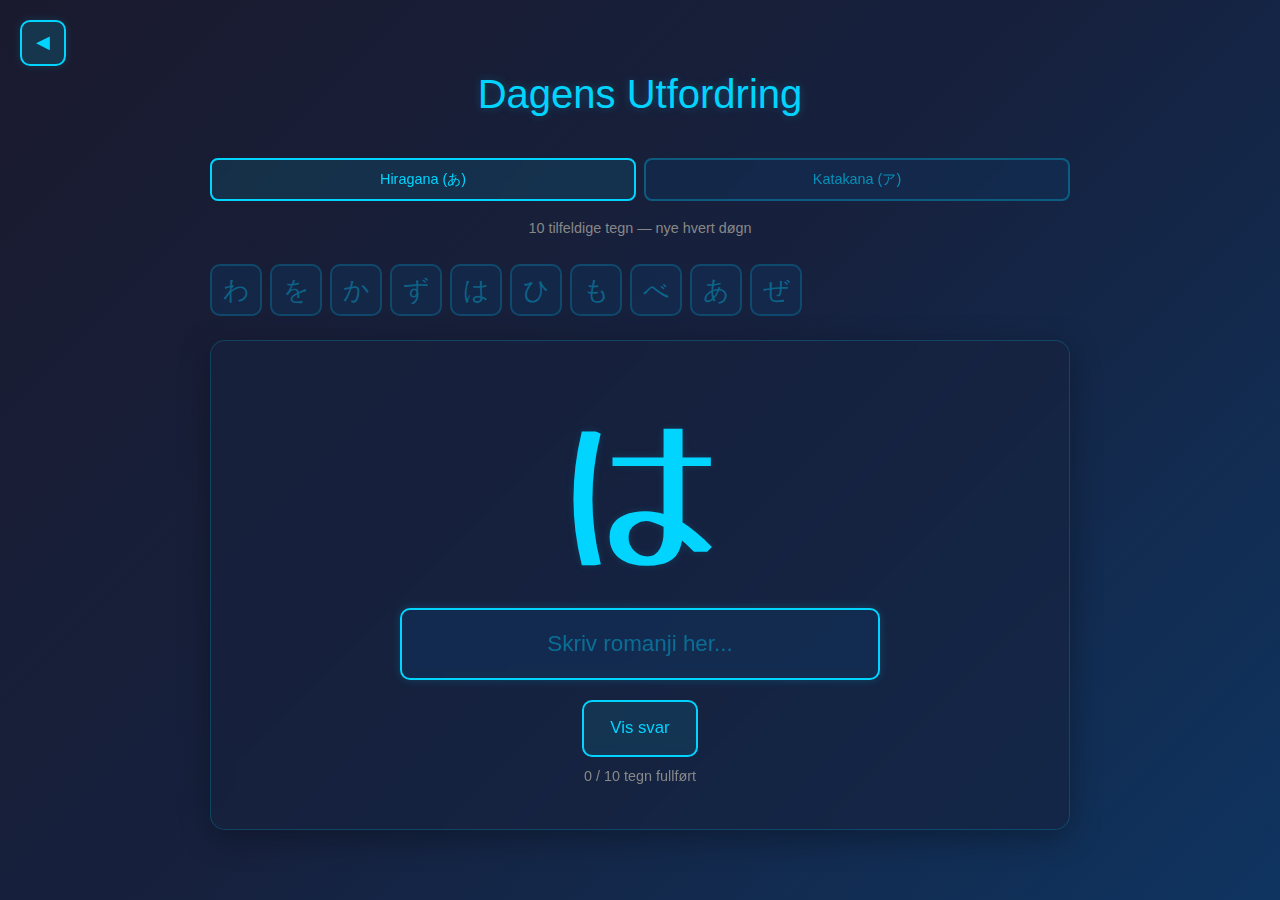
<file: daily.html>
<!-- prettier-ignore -->
<!--
      _____ _     _____ _   _ _   _
     / ____| |   |  ___| \ | | \ | |
    | |  __| |   | |__ |  \| |  \| |
    | | |_ | |   |  __|| . ` | . ` |
    | |__| | |___| |___| |\  | |\  |
     \_____|_____|_____|_| \_|_| \_|

    daily.html — Daily challenge
    Glenn's Japanese Trainer
-->
<!doctype html>
<html lang="no">
  <head>
    <meta charset="UTF-8" />
    <meta name="viewport" content="width=device-width, initial-scale=1.0" />
    <title>Dagens Utfordring</title>
    <link
      href="https://cdn.jsdelivr.net/npm/bootstrap@5.3.3/dist/css/bootstrap.min.css"
      rel="stylesheet"
    />
    <link rel="stylesheet" href="styles.css" />
    <script data-goatcounter="https://derpeagle.goatcounter.com/count"
            async src="//gc.zgo.at/count.js"></script>
    <link rel="manifest" href="manifest.json">
    <meta name="theme-color" content="#0f3460">
    <link rel="apple-touch-icon" href="icons/icon-192.png">
  </head>
  <body>
    <div class="container">
      <header>
        <a href="index.html" class="back-link" data-i18n="back">←</a>
        <h1 data-i18n="daily-challenge">Dagens Utfordring</h1>
      </header>

      <main>
        <!-- Script toggle -->
        <div class="daily-script-toggle">
          <button id="btn-hiragana" class="daily-script-btn daily-script-btn--active">Hiragana (あ)</button>
          <button id="btn-katakana" class="daily-script-btn">Katakana (ア)</button>
        </div>

        <p class="daily-subtitle" data-i18n="daily-subtitle">10 tilfeldige tegn — nye hvert døgn</p>

        <!-- Chip progress row -->
        <div id="chip-row" class="daily-chips"></div>

        <!-- Training area -->
        <section id="training-area" class="training-area">
          <div class="character-display">
            <div id="daily-char" class="hiragana">—</div>
          </div>

          <div class="input-area">
            <input
              type="text"
              id="answer-input"
              data-i18n="romanji-placeholder"
              placeholder="Skriv romanji her..."
              autocomplete="off"
              autocorrect="off"
              autocapitalize="off"
              spellcheck="false"
            />
            <div id="hint-display" class="hint hidden"></div>
          </div>

          <div class="controls">
            <button id="show-answer-btn" data-i18n="show-answer">Vis svar</button>
          </div>

          <p id="progress-text" style="text-align:center; color:#888; font-size:0.9rem; margin-top:0.5rem"></p>
        </section>

        <!-- Completion screen -->
        <section id="complete-area" class="daily-complete" style="display:none">
          <div class="daily-complete__title" id="complete-title" data-i18n="daily-complete-title">Fullført! 🎉</div>
          <p class="daily-complete__msg" data-i18n="daily-complete-msg">Du klarte alle 10 tegn for i dag!</p>
          <div class="daily-complete__streak" id="complete-streak">🔥 0</div>
          <div class="daily-complete__streak-label" id="complete-streak-label"></div>
        </section>
      </main>
    </div>

    <script src="lang.js"></script>
    <script src="streak.js"></script>
    <script>
      // date-seeded daily challenge, 10 chars per script

      // character data
      const ALL_H = [
        { c: "あ", r: ["a"] }, { c: "い", r: ["i"] }, { c: "う", r: ["u"] }, { c: "え", r: ["e"] }, { c: "お", r: ["o"] },
        { c: "か", r: ["ka"] }, { c: "き", r: ["ki"] }, { c: "く", r: ["ku"] }, { c: "け", r: ["ke"] }, { c: "こ", r: ["ko"] },
        { c: "さ", r: ["sa"] }, { c: "し", r: ["shi"] }, { c: "す", r: ["su"] }, { c: "せ", r: ["se"] }, { c: "そ", r: ["so"] },
        { c: "た", r: ["ta"] }, { c: "ち", r: ["chi"] }, { c: "つ", r: ["tsu"] }, { c: "て", r: ["te"] }, { c: "と", r: ["to"] },
        { c: "な", r: ["na"] }, { c: "に", r: ["ni"] }, { c: "ぬ", r: ["nu"] }, { c: "ね", r: ["ne"] }, { c: "の", r: ["no"] },
        { c: "は", r: ["ha"] }, { c: "ひ", r: ["hi"] }, { c: "ふ", r: ["fu"] }, { c: "へ", r: ["he"] }, { c: "ほ", r: ["ho"] },
        { c: "ま", r: ["ma"] }, { c: "み", r: ["mi"] }, { c: "む", r: ["mu"] }, { c: "め", r: ["me"] }, { c: "も", r: ["mo"] },
        { c: "や", r: ["ya"] }, { c: "ゆ", r: ["yu"] }, { c: "よ", r: ["yo"] },
        { c: "ら", r: ["ra"] }, { c: "り", r: ["ri"] }, { c: "る", r: ["ru"] }, { c: "れ", r: ["re"] }, { c: "ろ", r: ["ro"] },
        { c: "わ", r: ["wa"] }, { c: "を", r: ["wo", "o"] }, { c: "ん", r: ["n"] },
        { c: "ゃ", r: ["ya"] }, { c: "ゅ", r: ["yu"] }, { c: "ょ", r: ["yo"] },
        { c: "が", r: ["ga"] }, { c: "ぎ", r: ["gi"] }, { c: "ぐ", r: ["gu"] }, { c: "げ", r: ["ge"] }, { c: "ご", r: ["go"] },
        { c: "ざ", r: ["za"] }, { c: "じ", r: ["ji"] }, { c: "ず", r: ["zu"] }, { c: "ぜ", r: ["ze"] }, { c: "ぞ", r: ["zo"] },
        { c: "だ", r: ["da"] }, { c: "ぢ", r: ["ji"] }, { c: "づ", r: ["zu"] }, { c: "で", r: ["de"] }, { c: "ど", r: ["do"] },
        { c: "ば", r: ["ba"] }, { c: "び", r: ["bi"] }, { c: "ぶ", r: ["bu"] }, { c: "べ", r: ["be"] }, { c: "ぼ", r: ["bo"] },
        { c: "ぱ", r: ["pa"] }, { c: "ぴ", r: ["pi"] }, { c: "ぷ", r: ["pu"] }, { c: "ぺ", r: ["pe"] }, { c: "ぽ", r: ["po"] },
      ];

      const ALL_K = [
        { c: "ア", r: ["a"] }, { c: "イ", r: ["i"] }, { c: "ウ", r: ["u"] }, { c: "エ", r: ["e"] }, { c: "オ", r: ["o"] },
        { c: "カ", r: ["ka"] }, { c: "キ", r: ["ki"] }, { c: "ク", r: ["ku"] }, { c: "ケ", r: ["ke"] }, { c: "コ", r: ["ko"] },
        { c: "サ", r: ["sa"] }, { c: "シ", r: ["shi"] }, { c: "ス", r: ["su"] }, { c: "セ", r: ["se"] }, { c: "ソ", r: ["so"] },
        { c: "タ", r: ["ta"] }, { c: "チ", r: ["chi"] }, { c: "ツ", r: ["tsu"] }, { c: "テ", r: ["te"] }, { c: "ト", r: ["to"] },
        { c: "ナ", r: ["na"] }, { c: "ニ", r: ["ni"] }, { c: "ヌ", r: ["nu"] }, { c: "ネ", r: ["ne"] }, { c: "ノ", r: ["no"] },
        { c: "ハ", r: ["ha"] }, { c: "ヒ", r: ["hi"] }, { c: "フ", r: ["fu"] }, { c: "ヘ", r: ["he"] }, { c: "ホ", r: ["ho"] },
        { c: "マ", r: ["ma"] }, { c: "ミ", r: ["mi"] }, { c: "ム", r: ["mu"] }, { c: "メ", r: ["me"] }, { c: "モ", r: ["mo"] },
        { c: "ヤ", r: ["ya"] }, { c: "ユ", r: ["yu"] }, { c: "ヨ", r: ["yo"] },
        { c: "ラ", r: ["ra"] }, { c: "リ", r: ["ri"] }, { c: "ル", r: ["ru"] }, { c: "レ", r: ["re"] }, { c: "ロ", r: ["ro"] },
        { c: "ワ", r: ["wa"] }, { c: "ヲ", r: ["wo", "o"] }, { c: "ン", r: ["n"] },
        { c: "ャ", r: ["ya"] }, { c: "ュ", r: ["yu"] }, { c: "ョ", r: ["yo"] },
        { c: "ガ", r: ["ga"] }, { c: "ギ", r: ["gi"] }, { c: "グ", r: ["gu"] }, { c: "ゲ", r: ["ge"] }, { c: "ゴ", r: ["go"] },
        { c: "ザ", r: ["za"] }, { c: "ジ", r: ["ji"] }, { c: "ズ", r: ["zu"] }, { c: "ゼ", r: ["ze"] }, { c: "ゾ", r: ["zo"] },
        { c: "ダ", r: ["da"] }, { c: "ヂ", r: ["ji"] }, { c: "ヅ", r: ["zu"] }, { c: "デ", r: ["de"] }, { c: "ド", r: ["do"] },
        { c: "バ", r: ["ba"] }, { c: "ビ", r: ["bi"] }, { c: "ブ", r: ["bu"] }, { c: "ベ", r: ["be"] }, { c: "ボ", r: ["bo"] },
        { c: "パ", r: ["pa"] }, { c: "ピ", r: ["pi"] }, { c: "プ", r: ["pu"] }, { c: "ペ", r: ["pe"] }, { c: "ポ", r: ["po"] },
      ];

      // seeded LCG — same 10 chars every day per script
      function seededRandom(seed) {
        let s = seed >>> 0;
        return () => {
          s = (Math.imul(s, 1664525) + 1013904223) >>> 0;
          return s / 0xffffffff;
        };
      }

      function getDailyChars(script) {
        const today = new Date().toISOString().slice(0, 10).replace(/-/g, '');
        const seed = parseInt(today) + (script === 'k' ? 100000 : 0);
        const rng = seededRandom(seed);
        const pool = (script === 'k' ? ALL_K : ALL_H).slice();
        for (let i = pool.length - 1; i > 0; i--) {
          const j = Math.floor(rng() * (i + 1));
          [pool[i], pool[j]] = [pool[j], pool[i]];
        }
        return pool.slice(0, 10);
      }

      // storage
      const TODAY = new Date().toISOString().slice(0, 10);
      const CHALLENGE_STREAK_KEY = "daily-challenge-streak";

      function getKey(s) { return `daily-challenge-${s}`; }

      function loadChallenge(s) {
        const raw = JSON.parse(localStorage.getItem(getKey(s)) || 'null');
        if (raw && raw.date === TODAY) return raw;
        return { date: TODAY, done: [] };
      }

      function saveChallenge(s, data) {
        localStorage.setItem(getKey(s), JSON.stringify(data));
      }

      function getChallengeStreak() {
        return JSON.parse(localStorage.getItem(CHALLENGE_STREAK_KEY) ||
          '{"current":0,"longest":0,"lastDate":null}');
      }

      function recordChallengeComplete() {
        const data = getChallengeStreak();
        if (data.lastDate === TODAY) return;
        const yesterday = new Date(Date.now() - 86400000).toISOString().slice(0, 10);
        data.current = data.lastDate === yesterday ? data.current + 1 : 1;
        data.longest = Math.max(data.longest, data.current);
        data.lastDate = TODAY;
        localStorage.setItem(CHALLENGE_STREAK_KEY, JSON.stringify(data));
      }

      // state
      let script = 'h';
      let dailyChars = [];
      let challengeData = {};
      let currentChar = null;
      let incorrectAttempts = 0;

      // DOM refs
      const chipRow = document.getElementById('chip-row');
      const trainingArea = document.getElementById('training-area');
      const completeArea = document.getElementById('complete-area');
      const dailyCharEl = document.getElementById('daily-char');
      const answerInput = document.getElementById('answer-input');
      const hintDisplay = document.getElementById('hint-display');
      const progressText = document.getElementById('progress-text');

      function renderChips() {
        chipRow.innerHTML = '';
        dailyChars.forEach(({ c }) => {
          const chip = document.createElement('span');
          const done = challengeData.done.includes(c);
          chip.className = 'prog-chip' + (done ? ' prog-chip--mastered' : '');
          chip.textContent = c;
          chipRow.appendChild(chip);
        });
      }

      function nextChar() {
        const remaining = dailyChars.filter(({ c }) => !challengeData.done.includes(c));
        if (remaining.length === 0) {
          onComplete();
          return;
        }
        currentChar = remaining[Math.floor(Math.random() * remaining.length)];
        dailyCharEl.textContent = currentChar.c;
        answerInput.value = '';
        hintDisplay.className = 'hint hidden';
        hintDisplay.textContent = '';
        incorrectAttempts = 0;
        progressText.textContent = `${challengeData.done.length} / 10 ${t('daily-progress-label')}`;
        answerInput.focus();
      }

      function checkAnswer() {
        const input = answerInput.value.trim().toLowerCase();
        if (!input) return;
        const correct = currentChar.r.some(r => r === input);
        if (correct) {
          if (!challengeData.done.includes(currentChar.c)) {
            challengeData.done.push(currentChar.c);
            saveChallenge(script, challengeData);
          }
          dailyCharEl.classList.add('char-correct');
          setTimeout(() => {
            dailyCharEl.classList.remove('char-correct');
            renderChips();
            nextChar();
          }, 300);
        } else {
          incorrectAttempts++;
          dailyCharEl.classList.add('char-wrong');
          setTimeout(() => dailyCharEl.classList.remove('char-wrong'), 400);
          answerInput.value = '';
          var _ht = localStorage.getItem("hint-threshold") || "3";
          if (_ht !== "never" && incorrectAttempts >= parseInt(_ht, 10)) {
            hintDisplay.textContent = `${t('hint-prefix')} "${currentChar.r[0][0]}"`;
            hintDisplay.className = 'hint';
          }
        }
      }

      function showCompletionScreen() {
        trainingArea.style.display = 'none';
        chipRow.style.display = 'none';
        completeArea.style.display = '';
        const sd = getChallengeStreak();
        document.getElementById('complete-streak').textContent = `🔥 ${sd.current}`;
        document.getElementById('complete-streak-label').textContent =
          sd.current === 1 ? t('daily-streak-singular') : t('daily-streak-label');
      }

      function onComplete() {
        recordChallengeComplete();
        StreakManager.recordActivity();
        showCompletionScreen();
      }

      function loadScript(s) {
        script = s;
        dailyChars = getDailyChars(s);
        challengeData = loadChallenge(s);

        document.getElementById('btn-hiragana').className =
          'daily-script-btn' + (s === 'h' ? ' daily-script-btn--active' : '');
        document.getElementById('btn-katakana').className =
          'daily-script-btn' + (s === 'k' ? ' daily-script-btn--active' : '');

        if (challengeData.done.length >= 10) {
          renderChips();
          chipRow.style.display = '';
          showCompletionScreen();
        } else {
          completeArea.style.display = 'none';
          chipRow.style.display = '';
          trainingArea.style.display = '';
          renderChips();
          nextChar();
        }
      }

      // ── Event listeners ──
      document.getElementById('btn-hiragana').addEventListener('click', () => loadScript('h'));
      document.getElementById('btn-katakana').addEventListener('click', () => loadScript('k'));

      // Enter/Space fallback when auto-answer is off
      answerInput.addEventListener('keydown', (e) => {
        if (e.key === 'Enter' || e.key === ' ') {
          e.preventDefault();
          checkAnswer();
        }
      });

      // auto-answer — submit on exact match or penalise impossible input
      answerInput.addEventListener('input', () => {
        if (localStorage.getItem('auto-answer') !== 'true') return;
        if (!currentChar) return;
        const val = answerInput.value.trim().toLowerCase();
        if (!val) return;
        const answers = currentChar.r;
        const minLen = Math.min(...answers.map(r => r.length));
        if (answers.some(r => r === val)) {
          checkAnswer();
        } else if (val.length >= minLen && !answers.some(r => r.startsWith(val))) {
          checkAnswer();
        }
      });

      document.getElementById('show-answer-btn').addEventListener('click', () => {
        hintDisplay.textContent = `${t('answer-prefix')} ${currentChar.r[0]}`;
        hintDisplay.className = 'hint';
        answerInput.value = '';
        answerInput.focus();
      });

      document.addEventListener('DOMContentLoaded', () => {
        loadScript('h');
      });
    </script>
    <script>
      if ('serviceWorker' in navigator)
        navigator.serviceWorker.register('./sw.js');
    </script>
  </body>
</html>
</file>
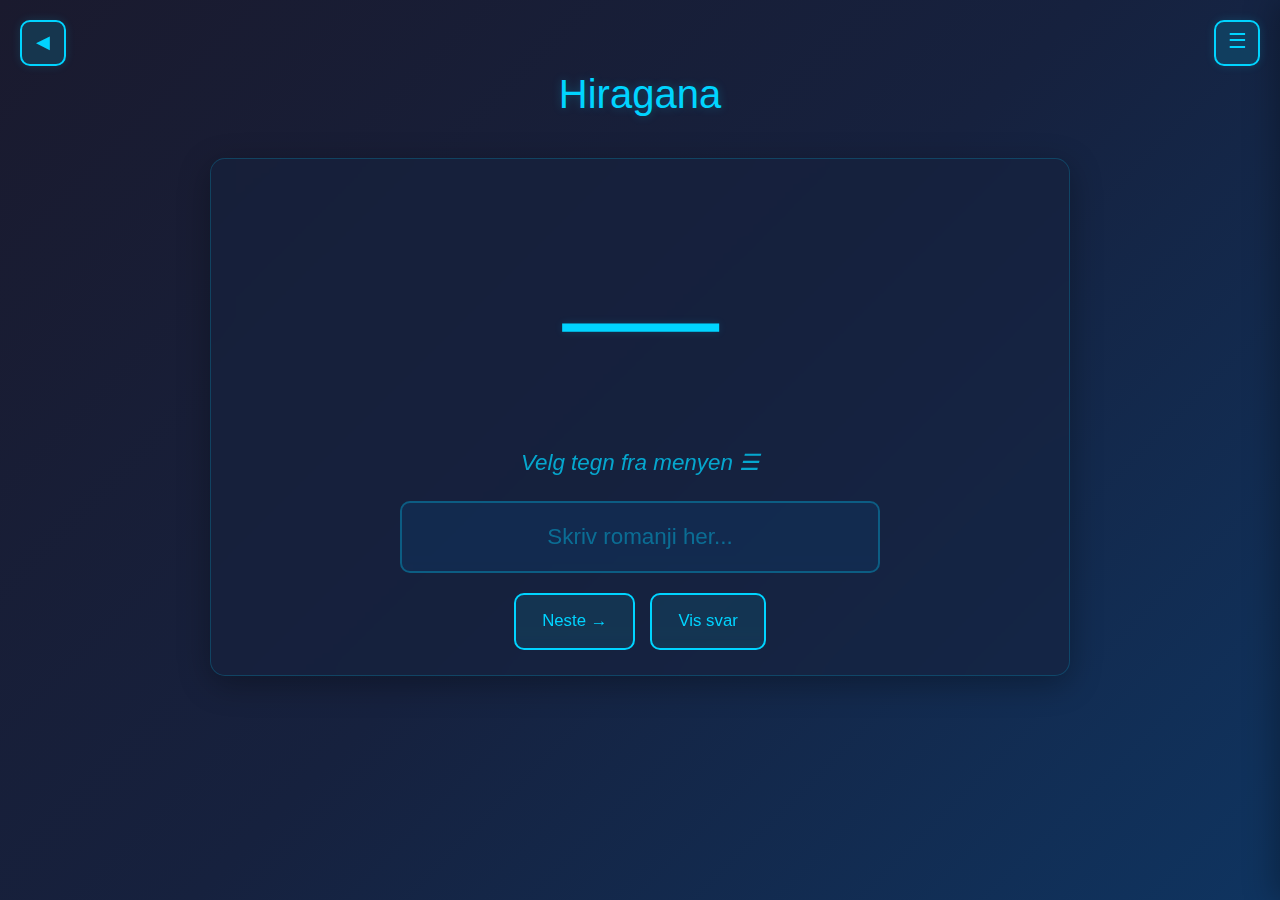
<file: hiragana.html>
<!-- prettier-ignore -->
<!--
      _____ _     _____ _   _ _   _
     / ____| |   |  ___| \ | | \ | |
    | |  __| |   | |__ |  \| |  \| |
    | | |_ | |   |  __|| . ` | . ` |
    | |__| | |___| |___| |\  | |\  |
     \_____|_____|_____|_| \_|_| \_|

    hiragana.html — Hiragana trainer
    Glenn's Japanese Trainer
-->
<!doctype html>
<html lang="no">
  <head>
    <meta charset="UTF-8" />
    <meta name="viewport" content="width=device-width, initial-scale=1.0" />
    <title>Hiragana Trainer</title>
    <link
      href="https://cdn.jsdelivr.net/npm/bootstrap@5.3.3/dist/css/bootstrap.min.css"
      rel="stylesheet"
    />
    <link rel="stylesheet" href="styles.css" />
    <script data-goatcounter="https://derpeagle.goatcounter.com/count"
            async src="//gc.zgo.at/count.js"></script>
    <link rel="manifest" href="manifest.json">
    <meta name="theme-color" content="#0f3460">
    <link rel="apple-touch-icon" href="icons/icon-192.png">
  </head>
  <body>
    <div class="container">
      <header>
        <a href="index.html" class="back-link" data-i18n="back">←</a>
        <h1 data-i18n="hiragana-title">Øv på Hiragana:</h1>
      </header>

      <main>
        <button
          id="toggle-subset-btn"
          class="hamburger-btn"
          title="Velg tegnsett"
        >
          ☰
        </button>

        <div id="menu-backdrop" class="menu-backdrop hidden"></div>

        <div id="subset-menu" class="subset-menu hidden">
          <div class="subset-menu-header">
            <span class="subset-menu-title" data-i18n="select-charset"
              >Velg tegnsett</span
            >
            <button id="close-subset-btn" class="subset-close-btn" title="Lukk">
              ✕
            </button>
          </div>

          <div class="subset-group">
            <div id="subset-list" class="subset-checkboxes">
              <label class="subset-row">
                <input type="checkbox" value="vowels" />
                <span class="subset-row__info">
                  <span class="subset-row__name" data-i18n="vowels"
                    >Vokaler</span
                  >
                  <span class="subset-row__chars">あいうえお</span>
                </span>
                <span class="subset-row__toggle"></span>
              </label>
              <label class="subset-row">
                <input type="checkbox" value="ka" />
                <span class="subset-row__info">
                  <span class="subset-row__name" data-i18n="ka-row">K-lyd</span>
                  <span class="subset-row__chars">かきくけこ</span>
                </span>
                <span class="subset-row__toggle"></span>
              </label>
              <label class="subset-row">
                <input type="checkbox" value="sa" />
                <span class="subset-row__info">
                  <span class="subset-row__name" data-i18n="sa-row">S-lyd</span>
                  <span class="subset-row__chars">さしすせそ</span>
                </span>
                <span class="subset-row__toggle"></span>
              </label>
              <label class="subset-row">
                <input type="checkbox" value="ta" />
                <span class="subset-row__info">
                  <span class="subset-row__name" data-i18n="ta-row">T-lyd</span>
                  <span class="subset-row__chars">たちつてと</span>
                </span>
                <span class="subset-row__toggle"></span>
              </label>
              <label class="subset-row">
                <input type="checkbox" value="na" />
                <span class="subset-row__info">
                  <span class="subset-row__name" data-i18n="na-row">N-lyd</span>
                  <span class="subset-row__chars">なにぬねの</span>
                </span>
                <span class="subset-row__toggle"></span>
              </label>
              <label class="subset-row">
                <input type="checkbox" value="ha" />
                <span class="subset-row__info">
                  <span class="subset-row__name" data-i18n="ha-row">H-lyd</span>
                  <span class="subset-row__chars">はひふへほ</span>
                </span>
                <span class="subset-row__toggle"></span>
              </label>
              <label class="subset-row">
                <input type="checkbox" value="ma" />
                <span class="subset-row__info">
                  <span class="subset-row__name" data-i18n="ma-row">M-lyd</span>
                  <span class="subset-row__chars">まみむめも</span>
                </span>
                <span class="subset-row__toggle"></span>
              </label>
              <label class="subset-row">
                <input type="checkbox" value="ya" />
                <span class="subset-row__info">
                  <span class="subset-row__name" data-i18n="ya-row">Y-lyd</span>
                  <span class="subset-row__chars">やゆよ</span>
                </span>
                <span class="subset-row__toggle"></span>
              </label>
              <label class="subset-row">
                <input type="checkbox" value="ra" />
                <span class="subset-row__info">
                  <span class="subset-row__name" data-i18n="ra-row">R-lyd</span>
                  <span class="subset-row__chars">らりるれろ</span>
                </span>
                <span class="subset-row__toggle"></span>
              </label>
              <label class="subset-row">
                <input type="checkbox" value="wa" />
                <span class="subset-row__info">
                  <span class="subset-row__name" data-i18n="wa-row">W-lyd</span>
                  <span class="subset-row__chars">わを</span>
                </span>
                <span class="subset-row__toggle"></span>
              </label>
              <label class="subset-row">
                <input type="checkbox" value="n" />
                <span class="subset-row__info">
                  <span class="subset-row__name">N</span>
                  <span class="subset-row__chars">ん</span>
                </span>
                <span class="subset-row__toggle"></span>
              </label>
              <label class="subset-row">
                <input type="checkbox" value="lookalikes" />
                <span class="subset-row__info">
                  <span class="subset-row__name" data-i18n="lookalikes"
                    >Forvekslende</span
                  >
                  <span class="subset-row__chars">あお はほ ねれわ るろ きさ らち めぬ たな くへ</span>
                </span>
                <span class="subset-row__toggle"></span>
              </label>
              <label class="subset-row">
                <input type="checkbox" value="small" />
                <span class="subset-row__info">
                  <span class="subset-row__name" data-i18n="small-kana"
                    >Små kana</span
                  >
                  <span class="subset-row__chars" data-char-units="きゃ,きゅ,きょ,しゃ,しゅ,しょ,ちゃ,ちゅ,ちょ,にゃ,にゅ,にょ,ひゃ,ひゅ,ひょ,みゃ,みゅ,みょ,りゃ,りゅ,りょ">きゃしゃちゃにゃひゃみゃりゃ</span>
                </span>
                <span class="subset-row__toggle"></span>
              </label>
            </div>
          </div>

          <div class="subset-controls">
            <button id="random-btn" type="button" data-i18n="choose-all">
              Velg alle
            </button>
            <button id="clear-btn" type="button" data-i18n="remove-all">
              Fjern alle
            </button>
          </div>

          <div class="subset-divider"></div>

          <div class="subset-group">
            <p class="subset-settings-title" data-i18n="extra-chars">
              Ekstra tegn
            </p>
            <div class="subset-settings">
              <label class="subset-row">
                <input type="checkbox" id="include-dakuten" />
                <span class="subset-row__info">
                  <span class="subset-row__name">Dakuten (゛)</span>
                  <span class="subset-row__chars">がぎぐ・ざじず・ばびぶ</span>
                </span>
                <span class="subset-row__toggle"></span>
              </label>
              <label class="subset-row">
                <input type="checkbox" id="include-handakuten" />
                <span class="subset-row__info">
                  <span class="subset-row__name">Handakuten (゜)</span>
                  <span class="subset-row__chars">ぱぴぷぺぽ</span>
                </span>
                <span class="subset-row__toggle"></span>
              </label>
            </div>
          </div>

        </div>

        <section class="training-area">
          <div class="character-display">
            <div id="hiragana-character" class="hiragana">—</div>
            <div id="streak-display" class="streak-display"></div>
            <div id="translation-display" class="translation-always">
              Velg tegn fra menyen ☰
            </div>
          </div>

          <div class="input-area">
            <input
              type="text"
              id="answer-input"
              data-i18n="romanji-placeholder"
              placeholder="Skriv romanji her..."
              autocomplete="off"
              autocorrect="off"
              autocapitalize="off"
              spellcheck="false"
            />
            <div id="hint-display" class="hint hidden"></div>
          </div>

          <div class="controls">
            <button id="next-btn" data-i18n="next">Neste →</button>
            <button id="show-answer-btn" data-i18n="show-answer">
              Vis svar
            </button>
          </div>
        </section>
      </main>
    </div>

    <script src="lang.js"></script>
    <script src="streak.js"></script>
    <script src="trainer-core.js"></script>
    <script src="app.js"></script>
    <script>
      if ('serviceWorker' in navigator)
        navigator.serviceWorker.register('./sw.js');
    </script>
  </body>
</html>
</file>
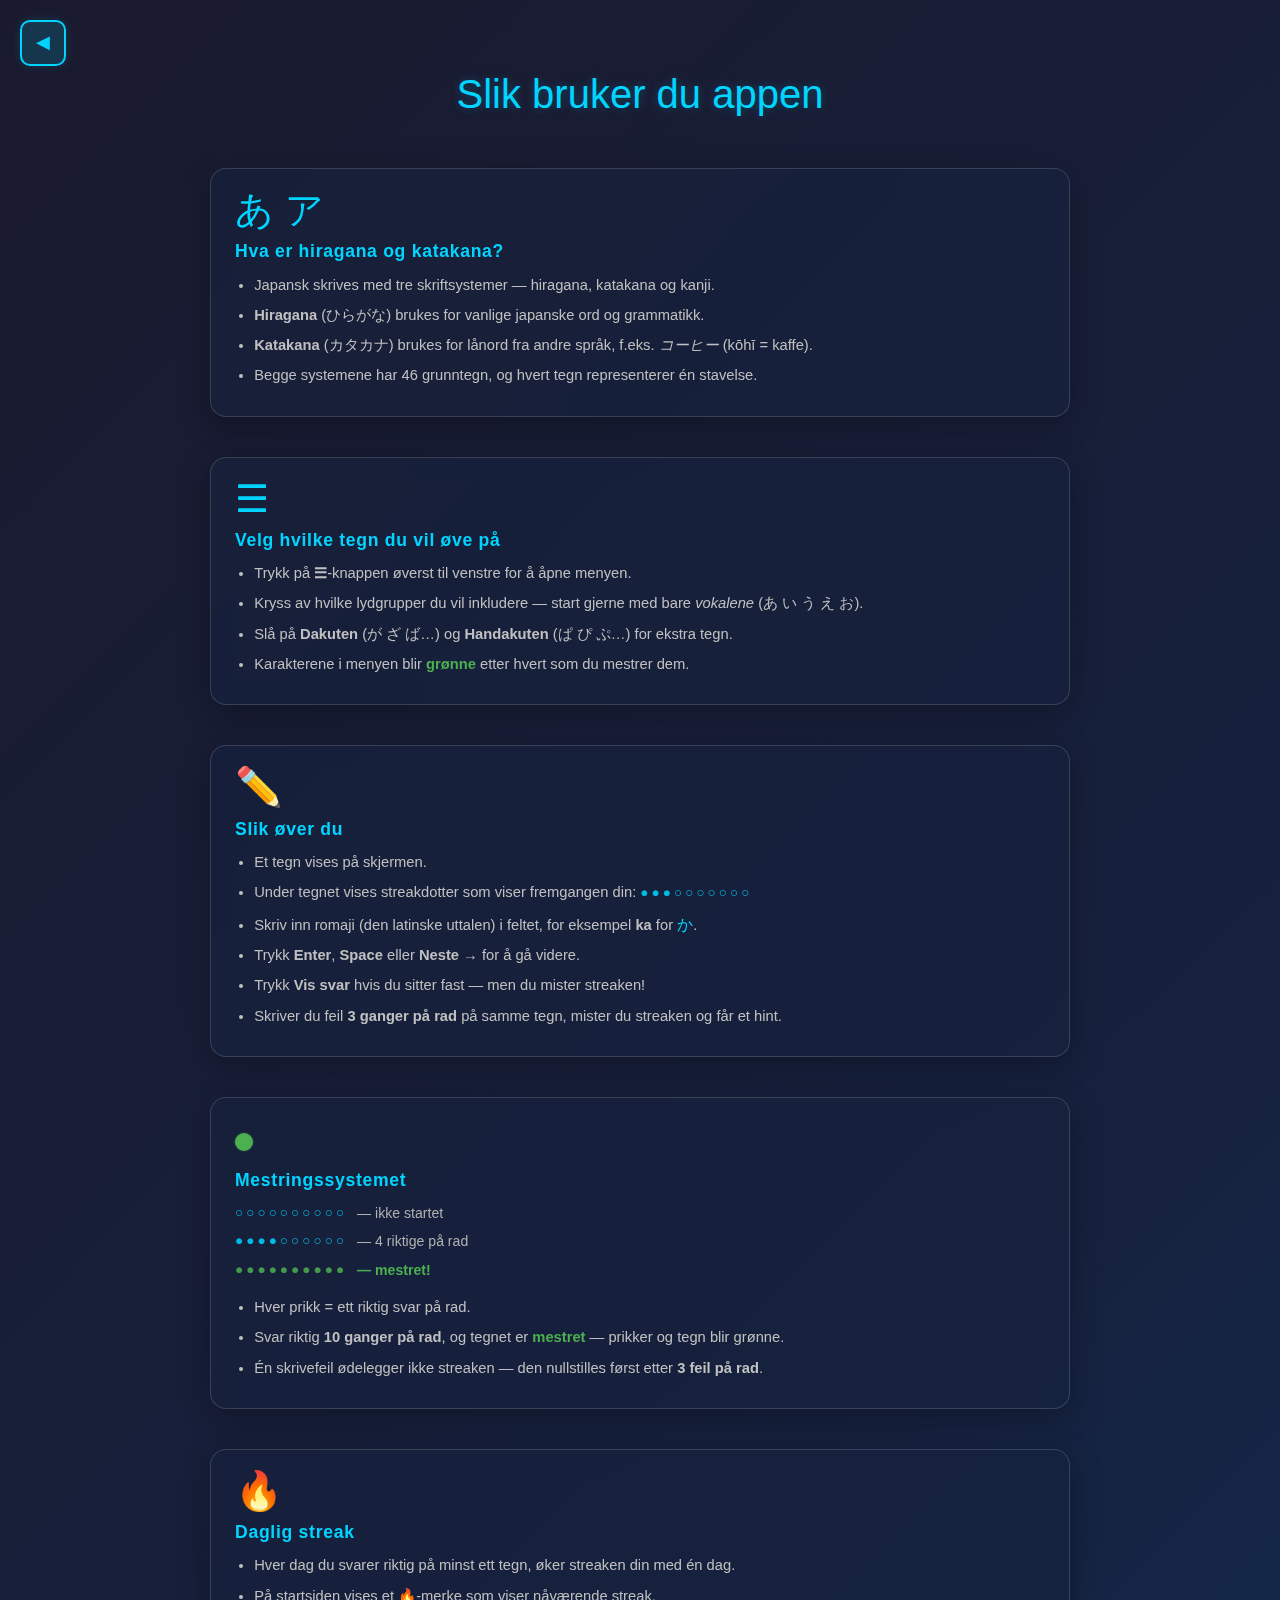
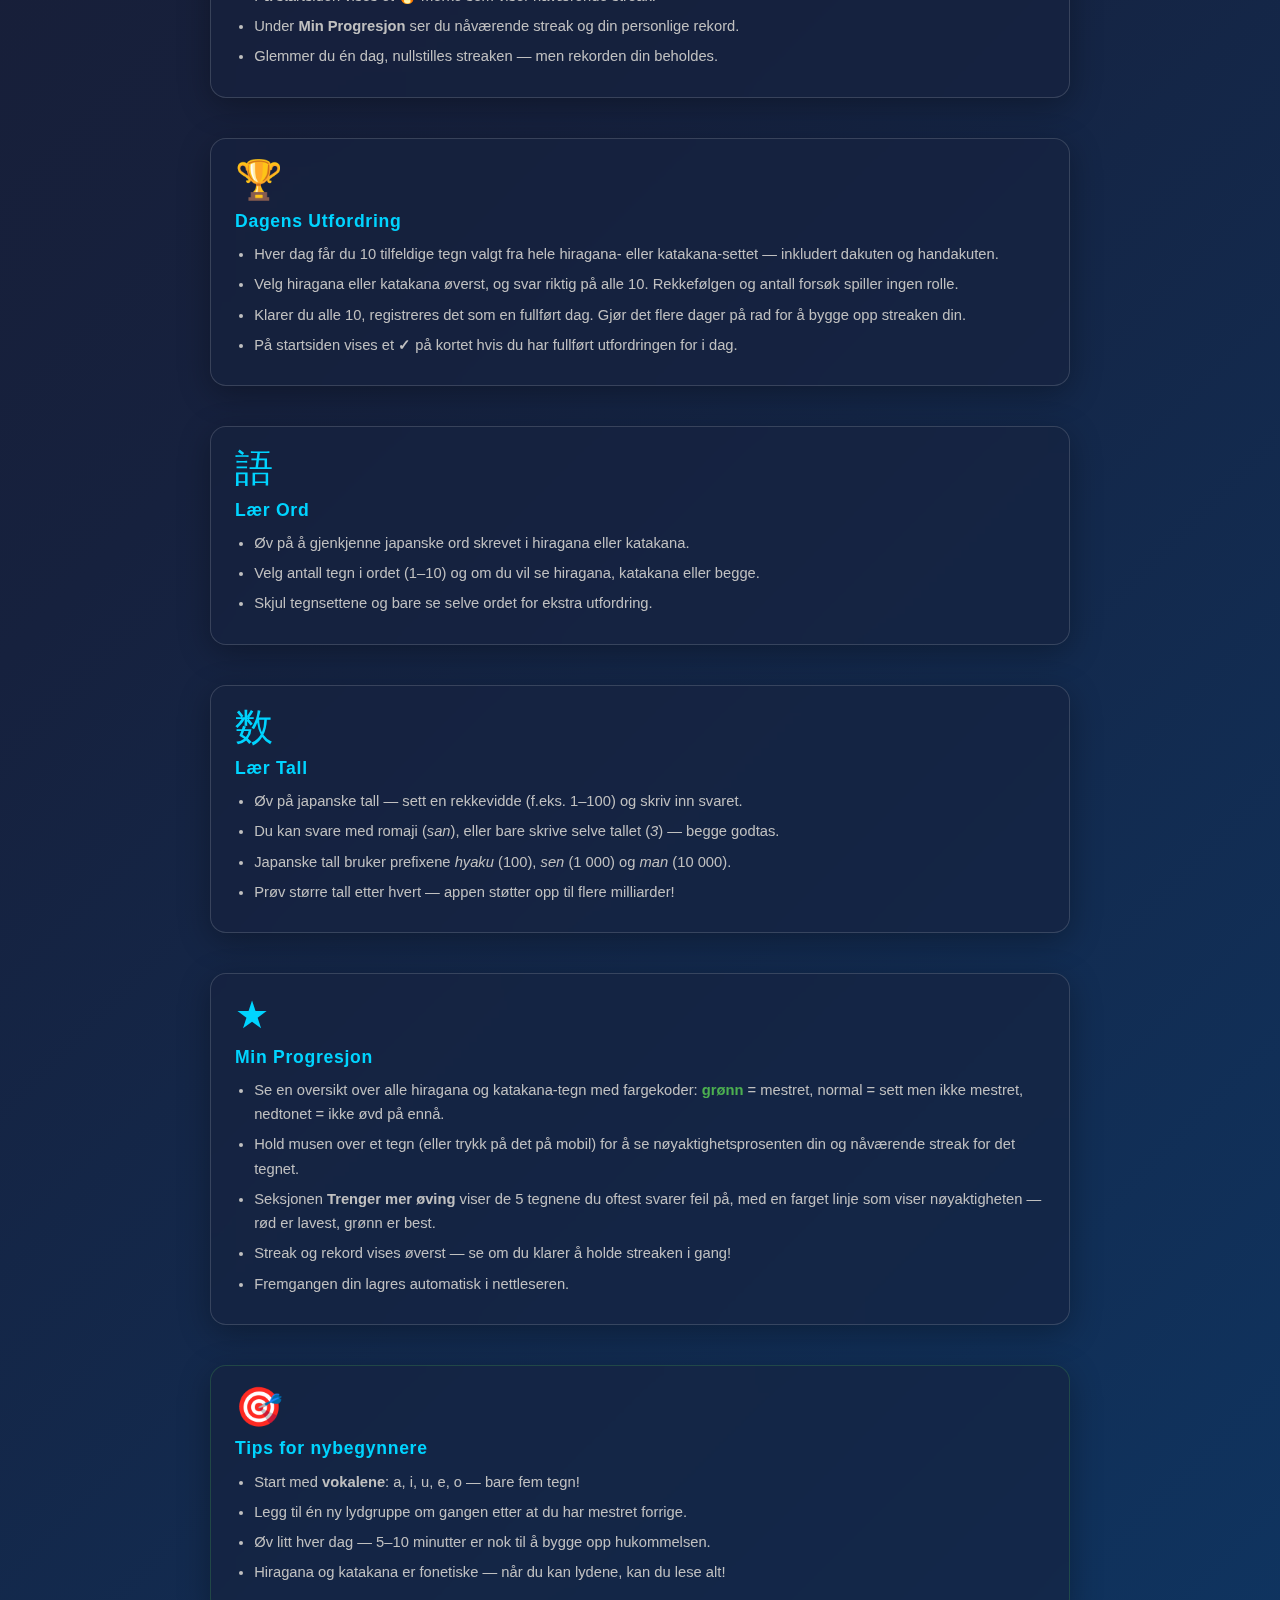
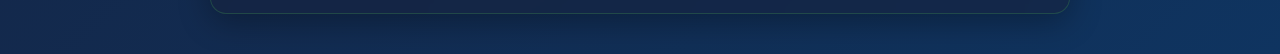
<file: howto.html>
<!doctype html>
<html lang="no">
  <head>
    <meta charset="UTF-8" />
    <meta name="viewport" content="width=device-width, initial-scale=1.0" />
    <title>Slik bruker du appen</title>
    <link
      href="https://cdn.jsdelivr.net/npm/bootstrap@5.3.3/dist/css/bootstrap.min.css"
      rel="stylesheet"
    />
    <link rel="stylesheet" href="styles.css" />
    <script data-goatcounter="https://derpeagle.goatcounter.com/count"
            async src="//gc.zgo.at/count.js"></script>
    <link rel="manifest" href="manifest.json">
    <meta name="theme-color" content="#0f3460">
    <link rel="apple-touch-icon" href="icons/icon-192.png">
  </head>
  <body>
    <div class="container">
      <header>
        <a href="index.html" class="back-link" data-i18n="back">←</a>
        <h1 data-i18n="howto-title">Slik bruker du appen</h1>
      </header>

      <main class="howto-main">
        <!-- ── What is hiragana/katakana ── -->
        <section class="howto-section">
          <div class="howto-section__icon">あ ア</div>
          <div class="howto-section__body">
            <h2 class="lang-no">Hva er hiragana og katakana?</h2>
            <h2 class="lang-en">What are hiragana and katakana?</h2>
            <ul class="howto-steps lang-no">
              <li>
                Japansk skrives med tre skriftsystemer — hiragana, katakana og
                kanji.
              </li>
              <li>
                <strong>Hiragana</strong> (ひらがな) brukes for vanlige japanske
                ord og grammatikk.
              </li>
              <li>
                <strong>Katakana</strong> (カタカナ) brukes for lånord fra andre
                språk, f.eks. <em>コーヒー</em> (kōhī = kaffe).
              </li>
              <li>
                Begge systemene har 46 grunntegn, og hvert tegn representerer én
                stavelse.
              </li>
            </ul>
            <ul class="howto-steps lang-en">
              <li>
                Japanese uses three writing systems — hiragana, katakana, and
                kanji.
              </li>
              <li>
                <strong>Hiragana</strong> (ひらがな) is used for native Japanese
                words and grammar.
              </li>
              <li>
                <strong>Katakana</strong> (カタカナ) is used for foreign
                loanwords, e.g. <em>コーヒー</em> (kōhī = coffee).
              </li>
              <li>
                Both systems have 46 base characters, and each character
                represents one syllable.
              </li>
            </ul>
          </div>
        </section>

        <!-- ── Selecting characters ── -->
        <section class="howto-section">
          <div class="howto-section__icon">☰</div>
          <div class="howto-section__body">
            <h2 class="lang-no">Velg hvilke tegn du vil øve på</h2>
            <h2 class="lang-en">Choose which characters to practise</h2>
            <ul class="howto-steps lang-no">
              <li>
                Trykk på <strong>☰</strong>-knappen øverst til venstre for å
                åpne menyen.
              </li>
              <li>
                Kryss av hvilke lydgrupper du vil inkludere — start gjerne med
                bare <em>vokalene</em> (あ い う え お).
              </li>
              <li>
                Slå på <strong>Dakuten</strong> (が ざ ば…) og
                <strong>Handakuten</strong> (ぱ ぴ ぷ…) for ekstra tegn.
              </li>
              <li>
                Karakterene i menyen blir
                <span class="tip-green">grønne</span> etter hvert som du mestrer
                dem.
              </li>
            </ul>
            <ul class="howto-steps lang-en">
              <li>
                Tap the <strong>☰</strong> button in the top-left to open the
                menu.
              </li>
              <li>
                Check the sound groups you want — a good start is just the
                <em>vowels</em> (a i u e o).
              </li>
              <li>
                Enable <strong>Dakuten</strong> (ga za ba…) and
                <strong>Handakuten</strong> (pa pi pu…) for extra characters.
              </li>
              <li>
                Characters in the menu turn
                <span class="tip-green">green</span> as you master them.
              </li>
            </ul>
          </div>
        </section>

        <!-- ── How to practise ── -->
        <section class="howto-section">
          <div class="howto-section__icon">✏️</div>
          <div class="howto-section__body">
            <h2 class="lang-no">Slik øver du</h2>
            <h2 class="lang-en">How to practise</h2>
            <ul class="howto-steps lang-no">
              <li>Et tegn vises på skjermen.</li>
              <li>
                Under tegnet vises streakdotter som viser fremgangen din:
                <span class="howto-streak-demo">●●●○○○○○○○</span>
              </li>
              <li>
                Skriv inn romaji (den latinske uttalen) i feltet, for eksempel
                <strong>ka</strong> for <span class="tip-char">か</span>.
              </li>
              <li>
                Trykk <strong>Enter</strong>, <strong>Space</strong> eller <strong>Neste →</strong> for
                å gå videre.
              </li>
              <li>
                Trykk <strong>Vis svar</strong> hvis du sitter fast — men du
                mister streaken!
              </li>
              <li>
                Skriver du feil <strong>3 ganger på rad</strong> på samme tegn,
                mister du streaken og får et hint.
              </li>
            </ul>
            <ul class="howto-steps lang-en">
              <li>A character is shown on screen.</li>
              <li>
                Below the character, streak dots show your progress:
                <span class="howto-streak-demo">●●●○○○○○○○</span>
              </li>
              <li>
                Type the romaji (latin pronunciation) in the field, for example
                <strong>ka</strong> for <span class="tip-char">か</span>.
              </li>
              <li>
                Press <strong>Enter</strong>, <strong>Space</strong> or <strong>Next →</strong> to
                continue.
              </li>
              <li>
                Press <strong>Show answer</strong> if you're stuck — but you'll
                lose your streak!
              </li>
              <li>
                If you answer incorrectly <strong>3 times in a row</strong> for
                the same character, the streak resets and a hint appears.
              </li>
            </ul>
          </div>
        </section>

        <!-- ── Mastery system ── -->
        <section class="howto-section">
          <div class="howto-section__icon">
            <span
              class="mastery-dot mastery-dot--mastered"
              style="
                width: 18px;
                height: 18px;
                display: inline-block;
                vertical-align: middle;
              "
            ></span>
          </div>
          <div class="howto-section__body">
            <h2 class="lang-no">Mestringssystemet</h2>
            <h2 class="lang-en">The mastery system</h2>
            <div class="howto-streak-examples">
              <div class="howto-streak-row">
                <span class="howto-streak-demo">○○○○○○○○○○</span>
                <span class="lang-no">— ikke startet</span>
                <span class="lang-en">— not started</span>
              </div>
              <div class="howto-streak-row">
                <span class="howto-streak-demo">●●●●○○○○○○</span>
                <span class="lang-no">— 4 riktige på rad</span>
                <span class="lang-en">— 4 correct in a row</span>
              </div>
              <div class="howto-streak-row">
                <span class="howto-streak-demo howto-streak-demo--mastered"
                  >●●●●●●●●●●</span
                >
                <span class="lang-no tip-green">— mestret!</span>
                <span class="lang-en tip-green">— mastered!</span>
              </div>
            </div>
            <ul class="howto-steps lang-no">
              <li>Hver prikk = ett riktig svar på rad.</li>
              <li>
                Svar riktig <strong>10 ganger på rad</strong>, og tegnet er
                <span class="tip-green">mestret</span> — prikker og tegn blir
                grønne.
              </li>
              <li>
                Én skrivefeil ødelegger ikke streaken — den nullstilles først
                etter <strong>3 feil på rad</strong>.
              </li>
            </ul>
            <ul class="howto-steps lang-en">
              <li>Each dot = one correct answer in a row.</li>
              <li>
                Answer correctly <strong>10 times in a row</strong> and the
                character is <span class="tip-green">mastered</span> — the dots
                and character turn green.
              </li>
              <li>
                One typo won't break your streak — it only resets after
                <strong>3 wrong answers in a row</strong>.
              </li>
            </ul>
          </div>
        </section>

        <!-- ── Daily streak ── -->
        <section class="howto-section">
          <div class="howto-section__icon">🔥</div>
          <div class="howto-section__body">
            <h2 class="lang-no">Daglig streak</h2>
            <h2 class="lang-en">Daily streak</h2>
            <ul class="howto-steps lang-no">
              <li>
                Hver dag du svarer riktig på minst ett tegn, øker streaken din
                med én dag.
              </li>
              <li>
                På startsiden vises et <strong>🔥</strong>-merke som viser
                nåværende streak.
              </li>
              <li>
                Under <strong>Min Progresjon</strong> ser du nåværende streak og
                din personlige rekord.
              </li>
              <li>
                Glemmer du én dag, nullstilles streaken — men rekorden din
                beholdes.
              </li>
            </ul>
            <ul class="howto-steps lang-en">
              <li>
                Every day you answer at least one character correctly, your
                streak increases by one day.
              </li>
              <li>
                On the home screen a <strong>🔥</strong> badge appears,
                showing you the current streak.
              </li>
              <li>
                Under <strong>My Progress</strong> you can see your current
                streak and your personal record.
              </li>
              <li>
                Miss a day and the streak resets — but your record is kept.
              </li>
            </ul>
          </div>
        </section>

        <!-- ── Daily challenge ── -->
        <section class="howto-section">
          <div class="howto-section__icon">🏆</div>
          <div class="howto-section__body">
            <h2 class="lang-no">Dagens Utfordring</h2>
            <h2 class="lang-en">Daily Challenge</h2>
            <ul class="howto-steps lang-no">
              <li>
                Hver dag får du 10 tilfeldige tegn valgt fra hele
                hiragana- eller katakana-settet — inkludert dakuten og handakuten.
              </li>
              <li>
                Velg hiragana eller katakana øverst, og svar riktig på alle 10.
                Rekkefølgen og antall forsøk spiller ingen rolle.
              </li>
              <li>
                Klarer du alle 10, registreres det som en fullført dag. Gjør
                det flere dager på rad for å bygge opp streaken din.
              </li>
              <li>
                På startsiden vises et <strong>✓</strong> på kortet hvis du har
                fullført utfordringen for i dag.
              </li>
            </ul>
            <ul class="howto-steps lang-en">
              <li>
                Every day you get 10 random characters chosen from the full
                hiragana or katakana set — including dakuten and handakuten.
              </li>
              <li>
                Choose hiragana or katakana at the top and answer all 10
                correctly. Order and number of attempts don't matter.
              </li>
              <li>
                Complete all 10 and the day is counted as done. Do it several
                days in a row to build your challenge streak.
              </li>
              <li>
                On the home screen a <strong>✓</strong> appears on the card
                once you've completed today's challenge.
              </li>
            </ul>
          </div>
        </section>

        <!-- ── Other sections ── -->
        <section class="howto-section">
          <div class="howto-section__icon">語</div>
          <div class="howto-section__body">
            <h2 class="lang-no">Lær Ord</h2>
            <h2 class="lang-en">Learn Words</h2>
            <ul class="howto-steps lang-no">
              <li>
                Øv på å gjenkjenne japanske ord skrevet i hiragana eller
                katakana.
              </li>
              <li>
                Velg antall tegn i ordet (1–10) og om du vil se hiragana,
                katakana eller begge.
              </li>
              <li>
                Skjul tegnsettene og bare se selve ordet for ekstra utfordring.
              </li>
            </ul>
            <ul class="howto-steps lang-en">
              <li>
                Practise recognising Japanese words written in hiragana or
                katakana.
              </li>
              <li>
                Choose the number of characters (1–10) and whether to show
                hiragana, katakana, or both.
              </li>
              <li>
                Hide the script labels and just see the word for an extra
                challenge.
              </li>
            </ul>
          </div>
        </section>

        <section class="howto-section">
          <div class="howto-section__icon">数</div>
          <div class="howto-section__body">
            <h2 class="lang-no">Lær Tall</h2>
            <h2 class="lang-en">Learn Numbers</h2>
            <ul class="howto-steps lang-no">
              <li>
                Øv på japanske tall — sett en rekkevidde (f.eks. 1–100) og skriv
                inn svaret.
              </li>
              <li>
                Du kan svare med romaji (<em>san</em>), eller bare skrive selve
                tallet (<em>3</em>) — begge godtas.
              </li>
              <li>
                Japanske tall bruker prefixene <em>hyaku</em> (100),
                <em>sen</em> (1 000) og <em>man</em> (10 000).
              </li>
              <li>
                Prøv større tall etter hvert — appen støtter opp til flere
                milliarder!
              </li>
            </ul>
            <ul class="howto-steps lang-en">
              <li>
                Practise Japanese numbers — set a range (e.g. 1–100) and type
                the answer.
              </li>
              <li>
                You can answer with romaji (<em>san</em>) or just the number
                itself (<em>3</em>) — both are accepted.
              </li>
              <li>
                Japanese numbers use the prefixes <em>hyaku</em> (100),
                <em>sen</em> (1,000), and <em>man</em> (10,000).
              </li>
              <li>
                Try larger numbers as you improve — the app supports up to
                several billion!
              </li>
            </ul>
          </div>
        </section>

        <section class="howto-section">
          <div class="howto-section__icon">★</div>
          <div class="howto-section__body">
            <h2 class="lang-no">Min Progresjon</h2>
            <h2 class="lang-en">My Progress</h2>
            <ul class="howto-steps lang-no">
              <li>
                Se en oversikt over alle hiragana og katakana-tegn med
                fargekoder: <span class="tip-green">grønn</span> = mestret,
                normal = sett men ikke mestret, nedtonet = ikke øvd på ennå.
              </li>
              <li>
                Hold musen over et tegn (eller trykk på det på mobil) for å se
                nøyaktighetsprosenten din og nåværende streak for det tegnet.
              </li>
              <li>
                Seksjonen <strong>Trenger mer øving</strong> viser de 5 tegnene
                du oftest svarer feil på, med en farget linje som viser
                nøyaktigheten — rød er lavest, grønn er best.
              </li>
              <li>
                Streak og rekord vises øverst — se om du klarer å holde
                streaken i gang!
              </li>
              <li>Fremgangen din lagres automatisk i nettleseren.</li>
            </ul>
            <ul class="howto-steps lang-en">
              <li>
                See an overview of all hiragana and katakana characters with
                colour coding: <span class="tip-green">green</span> = mastered,
                normal = seen but not mastered, faded = not practised yet.
              </li>
              <li>
                Hover over a character (or tap it on mobile) to see your
                accuracy percentage and current streak for that character.
              </li>
              <li>
                The <strong>Needs more practice</strong> section shows the 5
                characters you answer incorrectly most often, with a coloured
                bar showing accuracy — red is lowest, green is best.
              </li>
              <li>
                Your streak and record are shown at the top — see if you can
                keep the streak going!
              </li>
              <li>Your progress is saved automatically in the browser.</li>
            </ul>
          </div>
        </section>

        <!-- ── Tips ── -->
        <section class="howto-section howto-section--tips">
          <div class="howto-section__icon">🎯</div>
          <div class="howto-section__body">
            <h2 class="lang-no">Tips for nybegynnere</h2>
            <h2 class="lang-en">Tips for beginners</h2>
            <ul class="howto-steps lang-no">
              <li>
                Start med <strong>vokalene</strong>: a, i, u, e, o — bare fem
                tegn!
              </li>
              <li>
                Legg til én ny lydgruppe om gangen etter at du har mestret
                forrige.
              </li>
              <li>
                Øv litt hver dag — 5–10 minutter er nok til å bygge opp
                hukommelsen.
              </li>
              <li>
                Hiragana og katakana er fonetiske — når du kan lydene, kan du
                lese alt!
              </li>
            </ul>
            <ul class="howto-steps lang-en">
              <li>
                Start with the <strong>vowels</strong>: a, i, u, e, o — just
                five characters!
              </li>
              <li>
                Add one new sound group at a time after you've mastered the
                previous one.
              </li>
              <li>
                Practise a little every day — 5–10 minutes is enough to build
                memory.
              </li>
              <li>
                Hiragana and katakana are phonetic — once you know the sounds,
                you can read everything!
              </li>
            </ul>
          </div>
        </section>
      </main>
    </div>

    <script src="lang.js"></script>
    <script>
      document.addEventListener("DOMContentLoaded", () => {
        applyLang();
      });
      document.addEventListener("keydown", (e) => {
        if (e.key === "Escape") window.location.href = "index.html";
      });
    </script>
    <script>
      if ('serviceWorker' in navigator)
        navigator.serviceWorker.register('./sw.js');
    </script>
  </body>
</html>
</file>
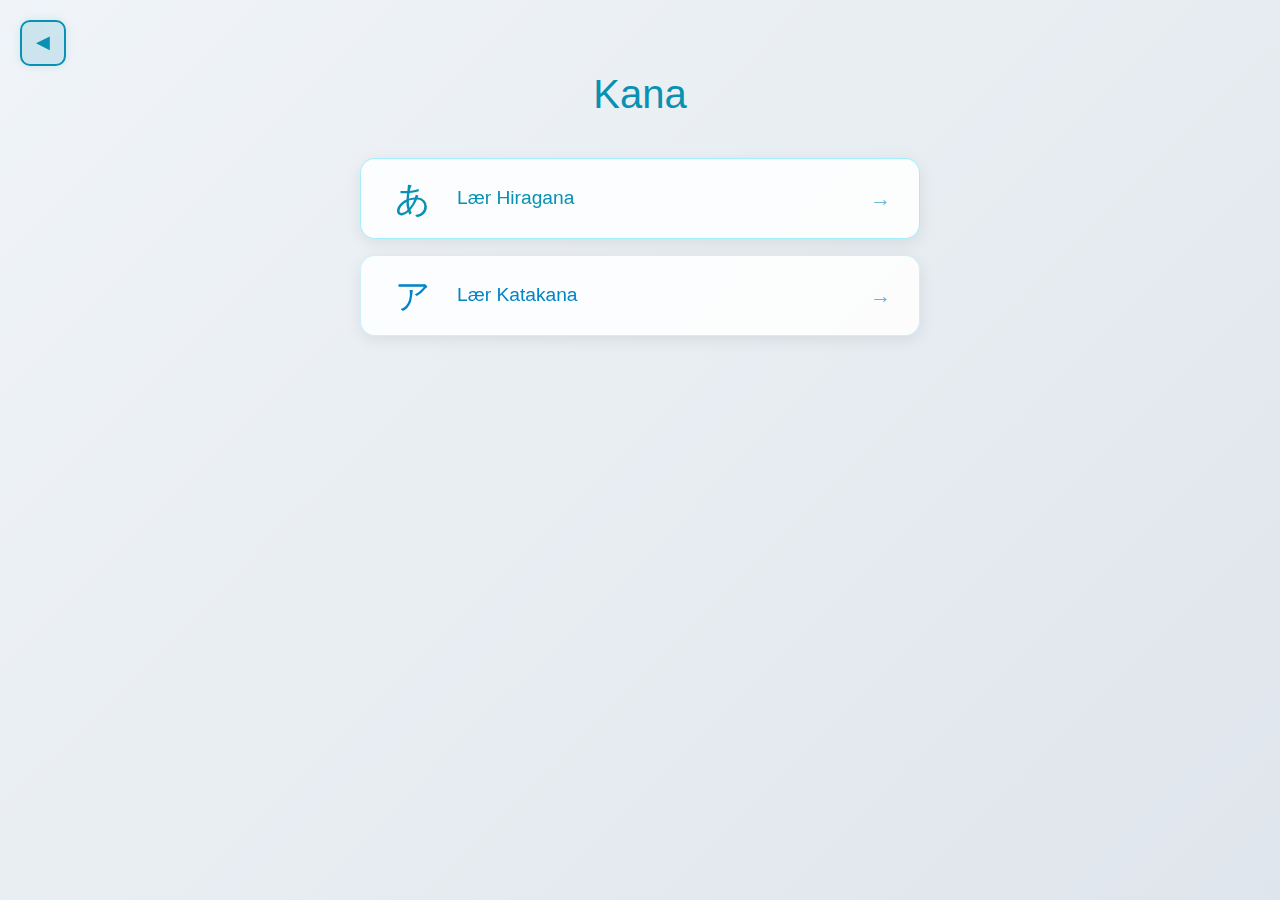
<file: kana.html>
<!-- prettier-ignore -->
<!--
      _____ _     _____ _   _ _   _
     / ____| |   |  ___| \ | | \ | |
    | |  __| |   | |__ |  \| |  \| |
    | | |_ | |   |  __|| . ` | . ` |
    | |__| | |___| |___| |\  | |\  |
     \_____|_____|_____|_| \_|_| \_|

    kana.html — Kana selection (hiragana / katakana)
    Glenn's Japanese Trainer
-->
<!doctype html>
<html lang="no">
  <head>
    <meta charset="UTF-8" />
    <meta name="viewport" content="width=device-width, initial-scale=1.0" />
    <title>Kana Practice — Learn Hiragana & Katakana Free</title>
    <meta name="description" content="Choose between hiragana and katakana practice. Learn Japanese kana characters with instant feedback and progress tracking.">
    <meta name="keywords" content="kana practice, learn hiragana, learn katakana, hiragana quiz, katakana quiz, japanese alphabet">
    <meta property="og:title" content="Kana Practice — Learn Hiragana & Katakana Free">
    <meta property="og:description" content="Choose between hiragana and katakana practice with instant feedback and progress tracking.">
    <meta property="og:type" content="website">
    <meta property="og:url" content="https://derpeagle.github.io/hiragana/kana.html">
    <meta property="og:image" content="https://derpeagle.github.io/hiragana/icons/icon-512.png">
    <link
      href="https://cdn.jsdelivr.net/npm/bootstrap@5.3.3/dist/css/bootstrap.min.css"
      rel="stylesheet"
    />
    <link rel="stylesheet" href="styles.css" />
    <script src="theme.js"></script>
    <script data-goatcounter="https://derpeagle.goatcounter.com/count"
            async src="//gc.zgo.at/count.js"></script>
    <link rel="manifest" href="manifest.json">
    <meta name="theme-color" content="#0f3460">
    <link rel="apple-touch-icon" href="icons/icon-192.png">
  </head>
  <body>
    <div class="container">
      <header>
        <a href="index.html" class="back-link" data-i18n="back">&#9664;</a>
        <h1 data-i18n="kana-title">Kana</h1>
      </header>

      <main class="menu-grid">
        <a href="hiragana.html" class="menu-card menu-card--hiragana">
          <span class="menu-card__icon">&#12354;</span>
          <span class="menu-card__title" data-i18n="learn-hiragana">L&aelig;r Hiragana</span>
          <span class="menu-card__arrow">&rarr;</span>
        </a>

        <a href="katakana.html" class="menu-card menu-card--katakana">
          <span class="menu-card__icon">&#12450;</span>
          <span class="menu-card__title" data-i18n="learn-katakana">L&aelig;r Katakana</span>
          <span class="menu-card__arrow">&rarr;</span>
        </a>
      </main>
    </div>

    <script src="lang.js"></script>
    <script>
      if ('serviceWorker' in navigator)
        navigator.serviceWorker.register('./sw.js');
    </script>
  </body>
</html>
</file>
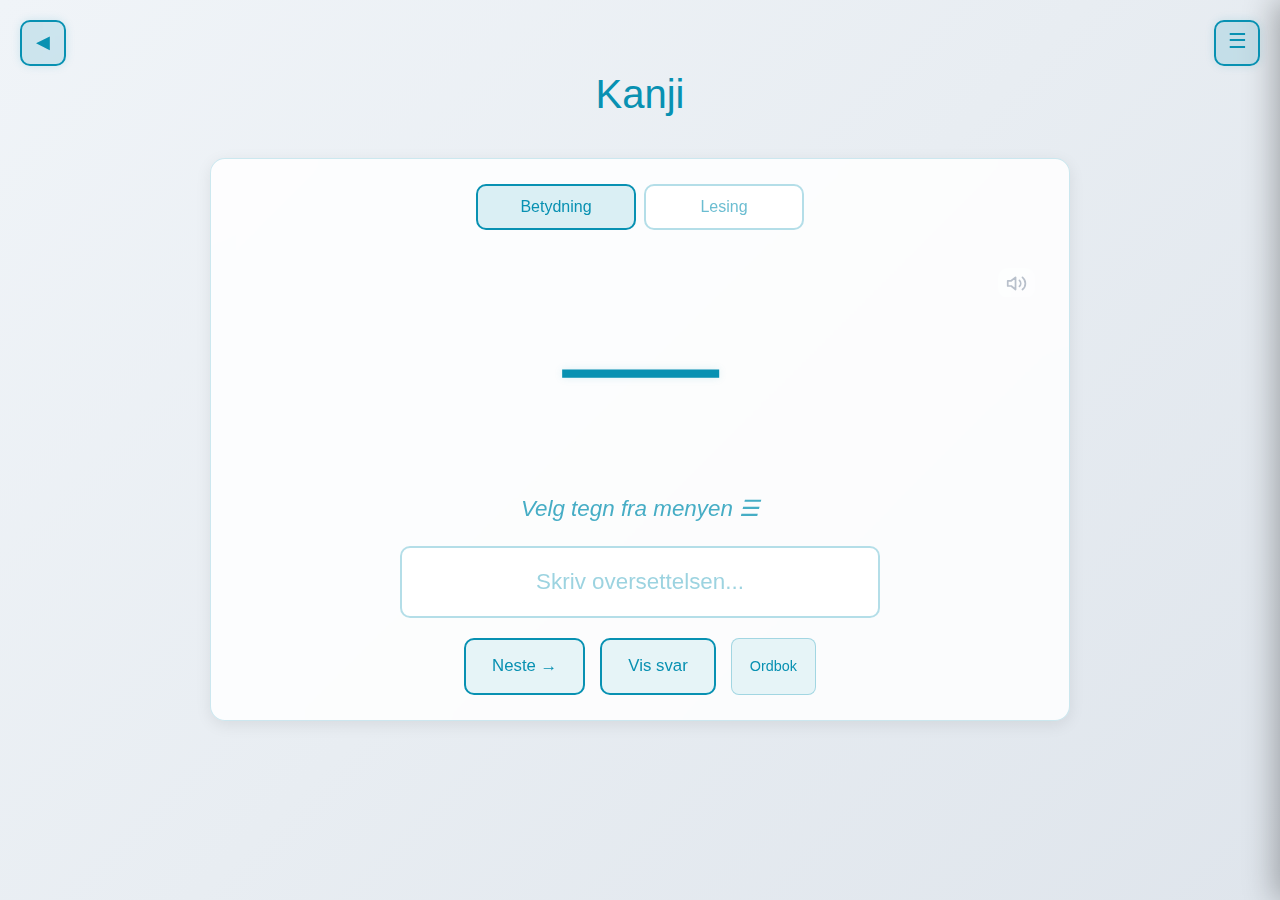
<file: kanji.html>
<!-- prettier-ignore -->
<!--
      _____ _     _____ _   _ _   _
     / ____| |   |  ___| \ | | \ | |
    | |  __| |   | |__ |  \| |  \| |
    | | |_ | |   |  __|| . ` | . ` |
    | |__| | |___| |___| |\  | |\  |
     \_____|_____|_____|_| \_|_| \_|

    kanji.html — Kanji trainer (JLPT N5)
    Glenn's Japanese Trainer
-->
<!doctype html>
<html lang="no">
  <head>
    <meta charset="UTF-8" />
    <meta name="viewport" content="width=device-width, initial-scale=1.0" />
    <title>Kanji Practice — Learn JLPT N5 Kanji Free</title>
    <meta name="description" content="Practice all 112 JLPT N5 kanji with meaning and reading modes. Learn Japanese kanji characters with instant feedback and progress tracking.">
    <meta name="keywords" content="kanji practice, learn kanji, JLPT N5, kanji quiz, kanji trainer, japanese characters, lær kanji">
    <meta property="og:title" content="Kanji Practice — Learn JLPT N5 Kanji Free">
    <meta property="og:description" content="Practice all 112 JLPT N5 kanji with meaning and reading modes, instant feedback and progress tracking.">
    <meta property="og:type" content="website">
    <meta property="og:url" content="https://derpeagle.github.io/hiragana/kanji.html">
    <meta property="og:image" content="https://derpeagle.github.io/hiragana/icons/icon-512.png">
    <link
      href="https://cdn.jsdelivr.net/npm/bootstrap@5.3.3/dist/css/bootstrap.min.css"
      rel="stylesheet"
    />
    <link rel="stylesheet" href="styles.css" />
    <script src="theme.js"></script>
    <script data-goatcounter="https://derpeagle.goatcounter.com/count"
            async src="//gc.zgo.at/count.js"></script>
    <link rel="manifest" href="manifest.json">
    <meta name="theme-color" content="#0f3460">
    <link rel="apple-touch-icon" href="icons/icon-192.png">
  </head>
  <body>
    <div class="container">
      <header>
        <a href="index.html" class="back-link" data-i18n="back">←</a>
        <h1 data-i18n="kanji-title">Kanji</h1>
      </header>

      <main>
        <button
          id="toggle-subset-btn"
          class="hamburger-btn"
          title="Velg tegnsett"
        >
          ☰
        </button>

        <div id="menu-backdrop" class="menu-backdrop hidden"></div>

        <div id="subset-menu" class="subset-menu hidden">
          <div class="subset-menu-header">
            <span class="subset-menu-title" data-i18n="select-charset"
              >Velg tegnsett</span
            >
            <button id="close-subset-btn" class="subset-close-btn" title="Lukk">
              ✕
            </button>
          </div>

          <div class="subset-group">
            <div id="subset-list" class="subset-checkboxes">
              <label class="subset-row">
                <input type="checkbox" value="numbers" />
                <span class="subset-row__info">
                  <span class="subset-row__name" data-i18n="kanji-numbers">Tall</span>
                  <span class="subset-row__chars">一二三四五六七八九十百千万億</span>
                </span>
                <span class="subset-row__toggle"></span>
              </label>
              <label class="subset-row">
                <input type="checkbox" value="time" />
                <span class="subset-row__info">
                  <span class="subset-row__name" data-i18n="kanji-time">Tid</span>
                  <span class="subset-row__chars">日週月年時間分午前後今先来毎</span>
                </span>
                <span class="subset-row__toggle"></span>
              </label>
              <label class="subset-row">
                <input type="checkbox" value="people" />
                <span class="subset-row__info">
                  <span class="subset-row__name" data-i18n="kanji-people">Mennesker &amp; ting</span>
                  <span class="subset-row__chars">人男女子母父友本気生車語耳手足目口店駅道国学校名円半全何</span>
                </span>
                <span class="subset-row__toggle"></span>
              </label>
              <label class="subset-row">
                <input type="checkbox" value="nature" />
                <span class="subset-row__info">
                  <span class="subset-row__name" data-i18n="kanji-nature">Natur &amp; retning</span>
                  <span class="subset-row__chars">火水木金土海川山花天空晴雨雪雲風電外内上下右左中北西東南</span>
                </span>
                <span class="subset-row__toggle"></span>
              </label>
              <label class="subset-row">
                <input type="checkbox" value="verbs" />
                <span class="subset-row__info">
                  <span class="subset-row__name" data-i18n="kanji-verbs">Verb</span>
                  <span class="subset-row__chars">見聞書言話読行買出入食飲休会</span>
                </span>
                <span class="subset-row__toggle"></span>
              </label>
              <label class="subset-row">
                <input type="checkbox" value="adjectives" />
                <span class="subset-row__info">
                  <span class="subset-row__name" data-i18n="kanji-adjectives">Adjektiv</span>
                  <span class="subset-row__chars">多少古新大小長短遠近白黒高安</span>
                </span>
                <span class="subset-row__toggle"></span>
              </label>
            </div>
          </div>

          <div class="subset-controls">
            <button id="random-btn" type="button" data-i18n="choose-all">
              Velg alle
            </button>
            <button id="clear-btn" type="button" data-i18n="remove-all">
              Fjern alle
            </button>
          </div>
        </div>

        <section class="training-area">
          <!-- Mode toggle -->
          <div class="kanji-mode-toggle">
            <button id="mode-meaning" class="kanji-mode-btn kanji-mode-btn--active" data-i18n="kanji-mode-meaning">Betydning</button>
            <button id="mode-reading" class="kanji-mode-btn" data-i18n="kanji-mode-reading">Lesing</button>
          </div>

          <div class="character-display">
            <div id="hiragana-character" class="hiragana">—</div>
            <button id="speak-btn" class="speak-btn" title="Hør uttale"><svg class="speak-icon" viewBox="0 0 24 24"><path d="M11 5L6 9H2v6h4l5 4V5z"/><path d="M15.5 8.5a5 5 0 010 7"/><path d="M19 5a9 9 0 010 14"/></svg></button>
            <div id="streak-display" class="streak-display"></div>
            <div id="kanji-info" class="kanji-info hidden"></div>
            <div id="translation-display" class="translation-always">
              Velg tegn fra menyen ☰
            </div>
          </div>

          <div class="input-area">
            <input
              type="text"
              id="answer-input"
              data-i18n="kanji-placeholder-meaning"
              placeholder="Skriv betydning..."
              autocomplete="off"
              autocorrect="off"
              autocapitalize="off"
              spellcheck="false"
            />
            <div id="hint-display" class="hint hidden"></div>
          </div>

          <div class="controls">
            <button id="next-btn" data-i18n="next">Neste →</button>
            <button id="show-answer-btn" data-i18n="show-answer">
              Vis svar
            </button>
            <button id="dict-btn" class="dict-open-btn" data-i18n="dictionary">Ordbok</button>
          </div>
        </section>

        <div id="dict-overlay" class="dict-overlay hidden">
          <div class="dict-content">
            <div class="dict-header">
              <span class="dict-title" data-i18n="dictionary">Ordbok</span>
              <button id="dict-close-btn" class="subset-close-btn" title="Lukk">✕</button>
            </div>
            <div id="dict-list" class="dict-list"></div>
          </div>
        </div>
      </main>
    </div>

    <script src="lang.js"></script>
    <script src="streak.js"></script>
    <script src="speak.js"></script>
    <script src="trainer-core.js"></script>
    <script src="kanji-data.js"></script>
    <script src="kanji.js"></script>
    <script>
      if ('serviceWorker' in navigator)
        navigator.serviceWorker.register('./sw.js');
    </script>
  </body>
</html>
</file>
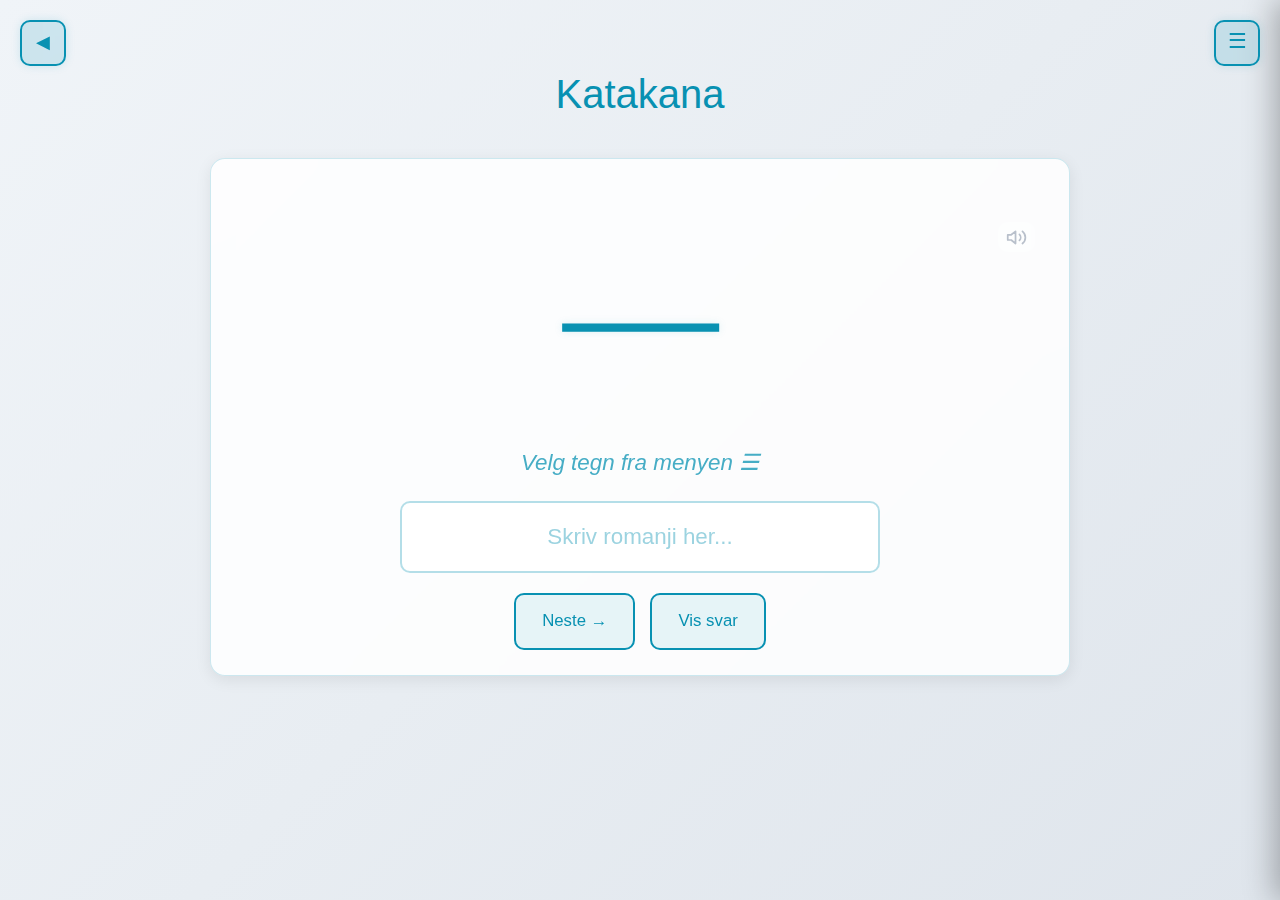
<file: katakana.html>
<!-- prettier-ignore -->
<!--
      _____ _     _____ _   _ _   _
     / ____| |   |  ___| \ | | \ | |
    | |  __| |   | |__ |  \| |  \| |
    | | |_ | |   |  __|| . ` | . ` |
    | |__| | |___| |___| |\  | |\  |
     \_____|_____|_____|_| \_|_| \_|

    katakana.html — Katakana trainer
    Glenn's Japanese Trainer
-->
<!doctype html>
<html lang="no">
  <head>
    <meta charset="UTF-8" />
    <meta name="viewport" content="width=device-width, initial-scale=1.0" />
    <title>Katakana Trainer</title>
    <link
      href="https://cdn.jsdelivr.net/npm/bootstrap@5.3.3/dist/css/bootstrap.min.css"
      rel="stylesheet"
    />
    <link rel="stylesheet" href="styles.css" />
    <script src="theme.js"></script>
    <script data-goatcounter="https://derpeagle.goatcounter.com/count"
            async src="//gc.zgo.at/count.js"></script>
    <link rel="manifest" href="manifest.json">
    <meta name="theme-color" content="#0f3460">
    <link rel="apple-touch-icon" href="icons/icon-192.png">
  </head>
  <body>
    <div class="container">
      <header>
        <a href="index.html" class="back-link" data-i18n="back">←</a>
        <h1 data-i18n="katakana-title">Øv på Katakana:</h1>
      </header>

      <main>
        <button
          id="toggle-subset-btn"
          class="hamburger-btn"
          title="Velg tegnsett"
        >
          ☰
        </button>

        <div id="menu-backdrop" class="menu-backdrop hidden"></div>

        <div id="subset-menu" class="subset-menu hidden">
          <div class="subset-menu-header">
            <span class="subset-menu-title" data-i18n="select-charset"
              >Velg tegnsett</span
            >
            <button id="close-subset-btn" class="subset-close-btn" title="Lukk">
              ✕
            </button>
          </div>

          <div class="subset-group">
            <div id="subset-list" class="subset-checkboxes">
              <label class="subset-row">
                <input type="checkbox" value="vowels" />
                <span class="subset-row__info">
                  <span class="subset-row__name" data-i18n="vowels"
                    >Vokaler</span
                  >
                  <span class="subset-row__chars">アイウエオ</span>
                </span>
                <span class="subset-row__toggle"></span>
              </label>
              <label class="subset-row">
                <input type="checkbox" value="ka" />
                <span class="subset-row__info">
                  <span class="subset-row__name" data-i18n="ka-row">K-lyd</span>
                  <span class="subset-row__chars">カキクケコ</span>
                </span>
                <span class="subset-row__toggle"></span>
              </label>
              <label class="subset-row">
                <input type="checkbox" value="sa" />
                <span class="subset-row__info">
                  <span class="subset-row__name" data-i18n="sa-row">S-lyd</span>
                  <span class="subset-row__chars">サシスセソ</span>
                </span>
                <span class="subset-row__toggle"></span>
              </label>
              <label class="subset-row">
                <input type="checkbox" value="ta" />
                <span class="subset-row__info">
                  <span class="subset-row__name" data-i18n="ta-row">T-lyd</span>
                  <span class="subset-row__chars">タチツテト</span>
                </span>
                <span class="subset-row__toggle"></span>
              </label>
              <label class="subset-row">
                <input type="checkbox" value="na" />
                <span class="subset-row__info">
                  <span class="subset-row__name" data-i18n="na-row">N-lyd</span>
                  <span class="subset-row__chars">ナニヌネノ</span>
                </span>
                <span class="subset-row__toggle"></span>
              </label>
              <label class="subset-row">
                <input type="checkbox" value="ha" />
                <span class="subset-row__info">
                  <span class="subset-row__name" data-i18n="ha-row">H-lyd</span>
                  <span class="subset-row__chars">ハヒフヘホ</span>
                </span>
                <span class="subset-row__toggle"></span>
              </label>
              <label class="subset-row">
                <input type="checkbox" value="ma" />
                <span class="subset-row__info">
                  <span class="subset-row__name" data-i18n="ma-row">M-lyd</span>
                  <span class="subset-row__chars">マミムメモ</span>
                </span>
                <span class="subset-row__toggle"></span>
              </label>
              <label class="subset-row">
                <input type="checkbox" value="ya" />
                <span class="subset-row__info">
                  <span class="subset-row__name" data-i18n="ya-row">Y-lyd</span>
                  <span class="subset-row__chars">ヤユヨ</span>
                </span>
                <span class="subset-row__toggle"></span>
              </label>
              <label class="subset-row">
                <input type="checkbox" value="ra" />
                <span class="subset-row__info">
                  <span class="subset-row__name" data-i18n="ra-row">R-lyd</span>
                  <span class="subset-row__chars">ラリルレロ</span>
                </span>
                <span class="subset-row__toggle"></span>
              </label>
              <label class="subset-row">
                <input type="checkbox" value="wa" />
                <span class="subset-row__info">
                  <span class="subset-row__name" data-i18n="wa-row">W-lyd</span>
                  <span class="subset-row__chars">ワヲ</span>
                </span>
                <span class="subset-row__toggle"></span>
              </label>
              <label class="subset-row">
                <input type="checkbox" value="n" />
                <span class="subset-row__info">
                  <span class="subset-row__name">N</span>
                  <span class="subset-row__chars">ン</span>
                </span>
                <span class="subset-row__toggle"></span>
              </label>
              <label class="subset-row">
                <input type="checkbox" value="lookalikes" />
                <span class="subset-row__info">
                  <span class="subset-row__name" data-i18n="lookalikes"
                    >Forvekslende</span
                  >
                  <span class="subset-row__chars">シツ ソン ノ ウワ クタケ アマ コユ ヌス テチ ラフ ネホ</span>
                </span>
                <span class="subset-row__toggle"></span>
              </label>
              <label class="subset-row">
                <input type="checkbox" value="small" />
                <span class="subset-row__info">
                  <span class="subset-row__name" data-i18n="small-kana"
                    >Små kana</span
                  >
                  <span class="subset-row__chars" data-char-units="キャ,キュ,キョ,シャ,シュ,ショ,チャ,チュ,チョ,ニャ,ニュ,ニョ,ヒャ,ヒュ,ヒョ,ミャ,ミュ,ミョ,リャ,リュ,リョ">キャシャチャニャヒャミャリャ</span>
                </span>
                <span class="subset-row__toggle"></span>
              </label>
            </div>
          </div>

          <div class="subset-controls">
            <button id="random-btn" type="button" data-i18n="choose-all">
              Velg alle
            </button>
            <button id="clear-btn" type="button" data-i18n="remove-all">
              Fjern alle
            </button>
          </div>

          <div class="subset-divider"></div>

          <div class="subset-group">
            <p class="subset-settings-title" data-i18n="extra-chars">
              Ekstra tegn
            </p>
            <div class="subset-settings">
              <label class="subset-row">
                <input type="checkbox" id="include-dakuten" />
                <span class="subset-row__info">
                  <span class="subset-row__name">Dakuten (゛)</span>
                  <span class="subset-row__chars">ガギグ・ザジズ・バビブ</span>
                </span>
                <span class="subset-row__toggle"></span>
              </label>
              <label class="subset-row">
                <input type="checkbox" id="include-handakuten" />
                <span class="subset-row__info">
                  <span class="subset-row__name">Handakuten (゜)</span>
                  <span class="subset-row__chars">パピプペポ</span>
                </span>
                <span class="subset-row__toggle"></span>
              </label>
            </div>
          </div>

        </div>

        <section class="training-area">
          <div class="character-display">
            <div id="hiragana-character" class="hiragana">—</div>
            <button id="speak-btn" class="speak-btn" title="Hør uttale"><svg class="speak-icon" viewBox="0 0 24 24"><path d="M11 5L6 9H2v6h4l5 4V5z"/><path d="M15.5 8.5a5 5 0 010 7"/><path d="M19 5a9 9 0 010 14"/></svg></button>
            <div id="streak-display" class="streak-display"></div>
            <div id="translation-display" class="translation-always">
              Velg tegn fra menyen ☰
            </div>
          </div>

          <div class="input-area">
            <input
              type="text"
              id="answer-input"
              data-i18n="romanji-placeholder"
              placeholder="Skriv romanji her..."
              autocomplete="off"
              autocorrect="off"
              autocapitalize="off"
              spellcheck="false"
            />
            <div id="hint-display" class="hint hidden"></div>
          </div>

          <div class="controls">
            <button id="next-btn" data-i18n="next">Neste →</button>
            <button id="show-answer-btn" data-i18n="show-answer">
              Vis svar
            </button>
          </div>
        </section>
      </main>
    </div>

    <script src="lang.js"></script>
    <script src="streak.js"></script>
    <script src="speak.js"></script>
    <script src="trainer-core.js"></script>
    <script src="katakana.js"></script>
    <script>
      if ('serviceWorker' in navigator)
        navigator.serviceWorker.register('./sw.js');
    </script>
  </body>
</html>
</file>
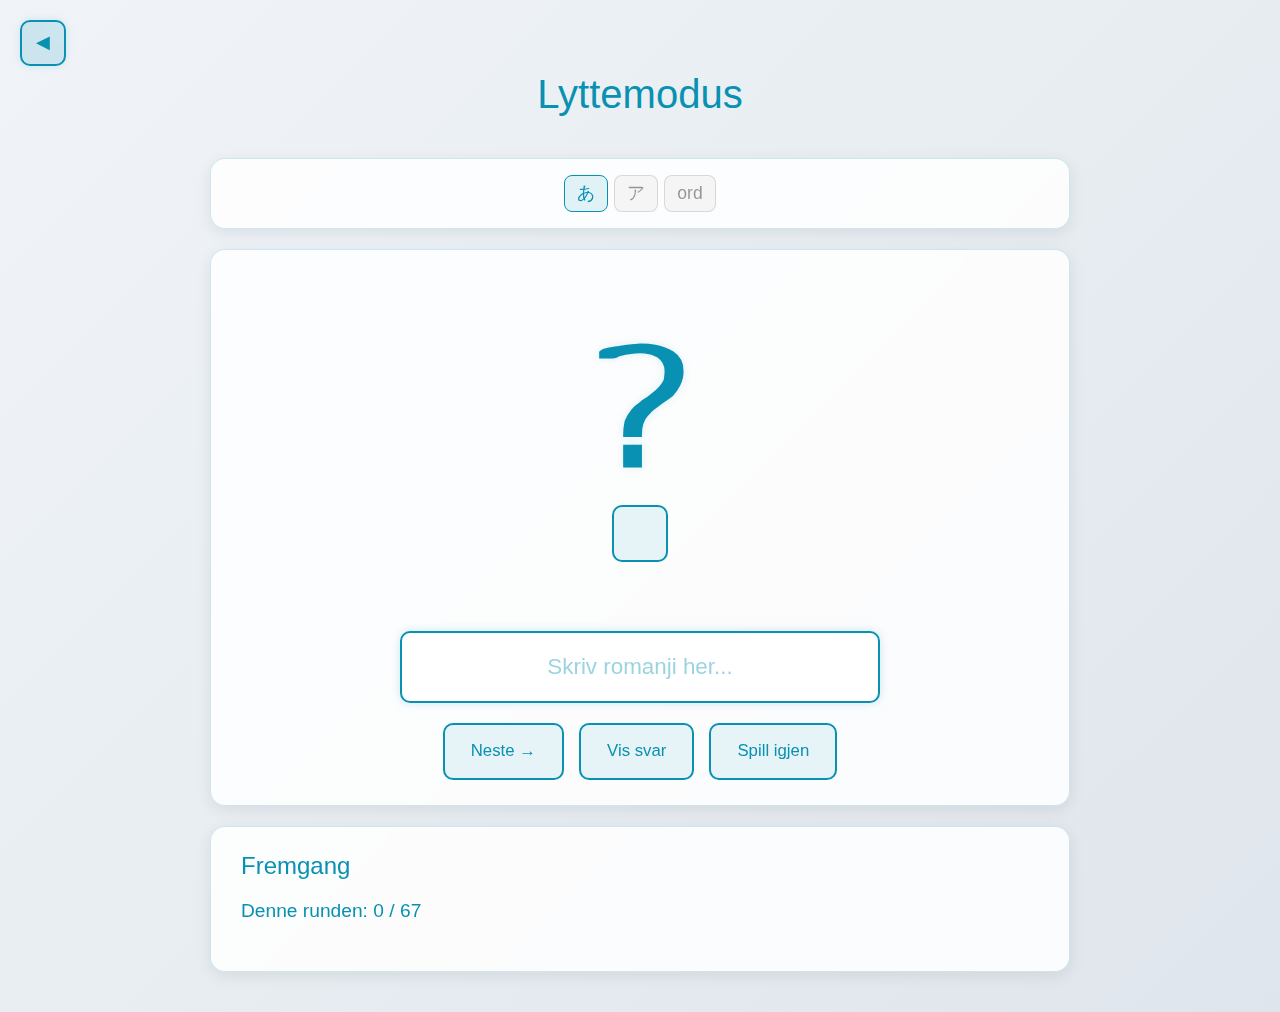
<file: lytte.html>
<!-- prettier-ignore -->
<!--
      _____ _     _____ _   _ _   _
     / ____| |   |  ___| \ | | \ | |
    | |  __| |   | |__ |  \| |  \| |
    | | |_ | |   |  __|| . ` | . ` |
    | |__| | |___| |___| |\  | |\  |
     \_____|_____|_____|_| \_|_| \_|

    lytte.html — Listening mode trainer
    Glenn's Japanese Trainer
-->
<!doctype html>
<html lang="no">
  <head>
    <meta charset="UTF-8" />
    <meta name="viewport" content="width=device-width, initial-scale=1.0" />
    <title>Listening Mode — Japanese Ear Training</title>
    <meta name="description" content="Train your ear for Japanese. Listen to audio and type the romaji you hear.">
    <meta property="og:title" content="Listening Mode — Japanese Ear Training">
    <meta property="og:description" content="Train your ear for Japanese pronunciation.">
    <meta property="og:type" content="website">
    <meta property="og:url" content="https://derpeagle.github.io/hiragana/lytte.html">
    <meta property="og:image" content="https://derpeagle.github.io/hiragana/icons/icon-512.png">
    <link
      href="https://cdn.jsdelivr.net/npm/bootstrap@5.3.3/dist/css/bootstrap.min.css"
      rel="stylesheet"
    />
    <link rel="stylesheet" href="styles.css" />
    <script src="theme.js"></script>
    <script data-goatcounter="https://derpeagle.goatcounter.com/count"
            async src="//gc.zgo.at/count.js"></script>
    <link rel="manifest" href="manifest.json">
    <meta name="theme-color" content="#0f3460">
    <link rel="apple-touch-icon" href="icons/icon-192.png">
  </head>
  <body>
    <div class="container">
      <header>
        <a href="index.html" class="back-link" data-i18n="back">←</a>
        <h1 data-i18n="lytte-title">Lyttemodus</h1>
      </header>

      <main>
        <section class="mode-section">
          <div class="script-toggle">
            <button class="script-btn script-btn--active" data-source="hiragana">あ</button>
            <button class="script-btn" data-source="katakana">ア</button>
            <button class="script-btn" data-source="words" data-i18n="words-label">Ord</button>
          </div>
          <div class="mode-row lytte-charcount hidden" id="charcount-row">
            <span class="mode-label" data-i18n="char-count-label">Antall tegn:</span>
            <select id="lytte-charcount"></select>
            <span class="range-count" id="word-count"></span>
          </div>
        </section>

        <section class="training-area">
          <div class="character-display">
            <div id="hiragana-character" class="hiragana lytte-hidden">—</div>
            <button id="play-btn" class="lytte-play-btn" title="Spill av">
              <svg class="lytte-play-icon" viewBox="0 0 24 24"><path d="M11 5L6 9H2v6h4l5 4V5z"/><path d="M15.5 8.5a5 5 0 010 7"/><path d="M19 5a9 9 0 010 14"/></svg>
            </button>
            <div id="translation-display" class="translation-always"></div>
          </div>

          <div class="input-area">
            <input
              type="text"
              id="answer-input"
              data-i18n="romanji-placeholder"
              placeholder="Skriv romanji her..."
              autocomplete="off"
              autocorrect="off"
              autocapitalize="off"
              spellcheck="false"
            />
            <div id="hint-display" class="hint hidden"></div>
          </div>

          <div class="controls">
            <button id="next-btn" data-i18n="next">Neste →</button>
            <button id="show-answer-btn" data-i18n="show-answer">Vis svar</button>
            <button id="replay-btn" data-i18n="lytte-replay">Spill igjen</button>
          </div>
        </section>

        <section class="progress-section">
          <h2 data-i18n="progress-heading">Fremgang</h2>
          <div class="progress-summary">
            <p>
              <span data-i18n="round-label">Denne runden:</span>
              <span id="round-progress">0</span> /
              <span id="round-total">0</span>
            </p>
          </div>
        </section>
      </main>
    </div>

    <script src="lang.js"></script>
    <script src="streak.js"></script>
    <script src="speak.js"></script>
    <script src="trainer-core.js"></script>
    <script src="app.js"></script>
    <script src="katakana.js"></script>
    <script src="ord.js"></script>
    <script src="lytte.js"></script>
    <script>
      if ('serviceWorker' in navigator)
        navigator.serviceWorker.register('./sw.js');
    </script>
  </body>
</html>
</file>
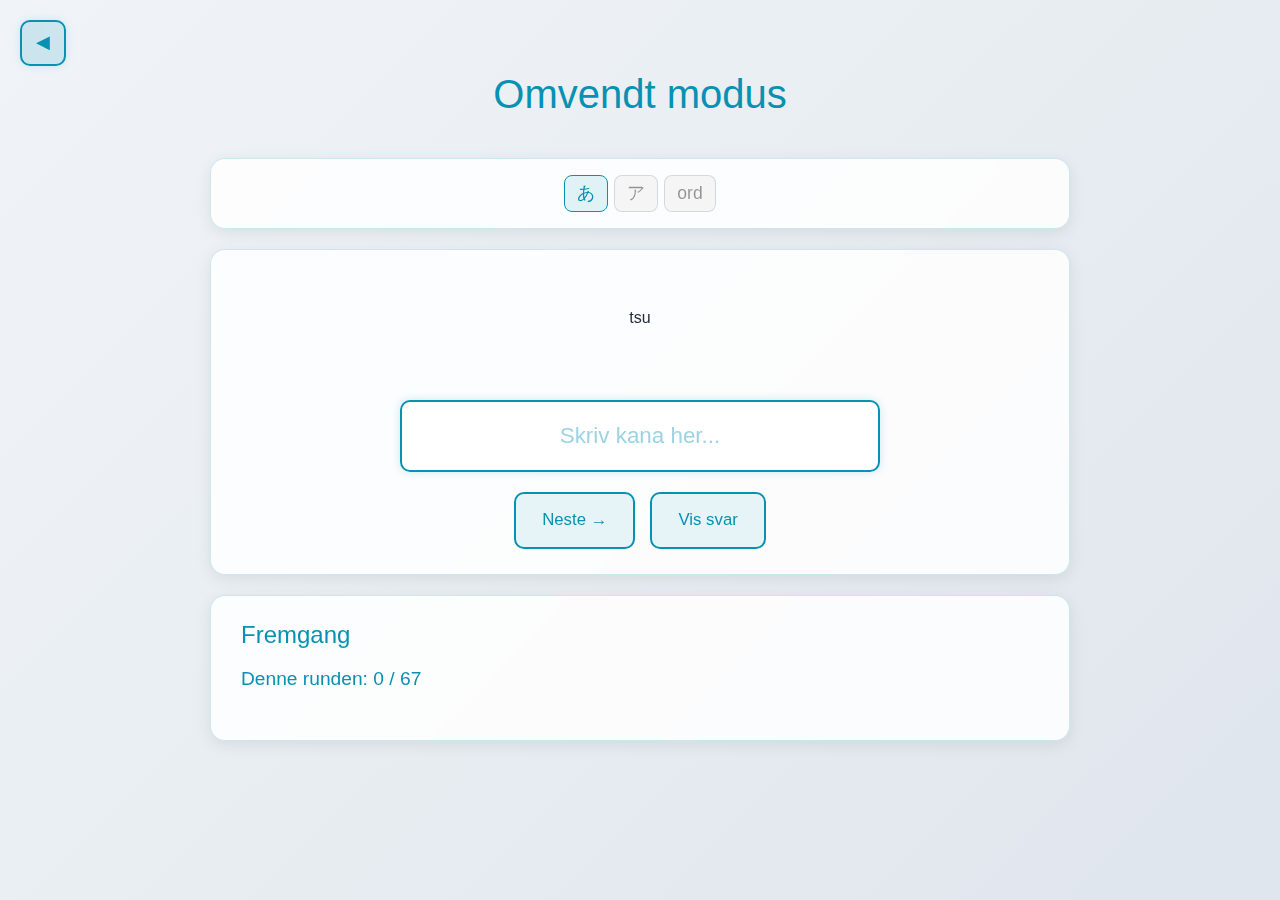
<file: omvendt.html>
<!-- prettier-ignore -->
<!--
      _____ _     _____ _   _ _   _
     / ____| |   |  ___| \ | | \ | |
    | |  __| |   | |__ |  \| |  \| |
    | | |_ | |   |  __|| . ` | . ` |
    | |__| | |___| |___| |\  | |\  |
     \_____|_____|_____|_| \_|_| \_|

    omvendt.html — Reverse mode trainer
    Glenn's Japanese Trainer
-->
<!doctype html>
<html lang="no">
  <head>
    <meta charset="UTF-8" />
    <meta name="viewport" content="width=device-width, initial-scale=1.0" />
    <title>Reverse Mode — Type Kana from Romaji</title>
    <meta name="description" content="See romaji and type the correct kana. Practice writing Japanese characters.">
    <meta property="og:title" content="Reverse Mode — Type Kana from Romaji">
    <meta property="og:description" content="Practice typing kana from romaji prompts.">
    <meta property="og:type" content="website">
    <meta property="og:url" content="https://derpeagle.github.io/hiragana/omvendt.html">
    <meta property="og:image" content="https://derpeagle.github.io/hiragana/icons/icon-512.png">
    <link
      href="https://cdn.jsdelivr.net/npm/bootstrap@5.3.3/dist/css/bootstrap.min.css"
      rel="stylesheet"
    />
    <link rel="stylesheet" href="styles.css" />
    <script src="theme.js"></script>
    <script data-goatcounter="https://derpeagle.goatcounter.com/count"
            async src="//gc.zgo.at/count.js"></script>
    <link rel="manifest" href="manifest.json">
    <meta name="theme-color" content="#0f3460">
    <link rel="apple-touch-icon" href="icons/icon-192.png">
  </head>
  <body>
    <div class="container">
      <header>
        <a href="index.html" class="back-link" data-i18n="back">←</a>
        <h1 data-i18n="omvendt-title">Omvendt modus</h1>
      </header>

      <main>
        <section class="mode-section">
          <div class="script-toggle">
            <button class="script-btn script-btn--active" data-source="hiragana">あ</button>
            <button class="script-btn" data-source="katakana">ア</button>
            <button class="script-btn" data-source="words" data-i18n="words-label">Ord</button>
          </div>
          <div class="mode-row omvendt-charcount hidden" id="charcount-row">
            <span class="mode-label" data-i18n="char-count-label">Antall tegn:</span>
            <select id="omvendt-charcount"></select>
            <span class="range-count" id="word-count"></span>
          </div>
        </section>

        <section class="training-area">
          <div class="character-display">
            <div id="romaji-display" class="romaji-prompt">—</div>
            <div id="translation-display" class="translation-always"></div>
          </div>

          <div class="input-area">
            <input
              type="text"
              id="answer-input"
              data-i18n="omvendt-placeholder"
              placeholder="Skriv kana her..."
              autocomplete="off"
              autocorrect="off"
              autocapitalize="off"
              spellcheck="false"
              lang="ja"
            />
            <div id="hint-display" class="hint hidden"></div>
          </div>

          <div class="controls">
            <button id="next-btn" data-i18n="next">Neste →</button>
            <button id="show-answer-btn" data-i18n="show-answer">Vis svar</button>
          </div>
        </section>

        <section class="progress-section">
          <h2 data-i18n="progress-heading">Fremgang</h2>
          <div class="progress-summary">
            <p>
              <span data-i18n="round-label">Denne runden:</span>
              <span id="round-progress">0</span> /
              <span id="round-total">0</span>
            </p>
          </div>
        </section>
      </main>
    </div>

    <script src="lang.js"></script>
    <script src="streak.js"></script>
    <script src="speak.js"></script>
    <script src="trainer-core.js"></script>
    <script src="app.js"></script>
    <script src="katakana.js"></script>
    <script src="ord.js"></script>
    <script src="omvendt.js"></script>
    <script>
      if ('serviceWorker' in navigator)
        navigator.serviceWorker.register('./sw.js');
    </script>
  </body>
</html>
</file>
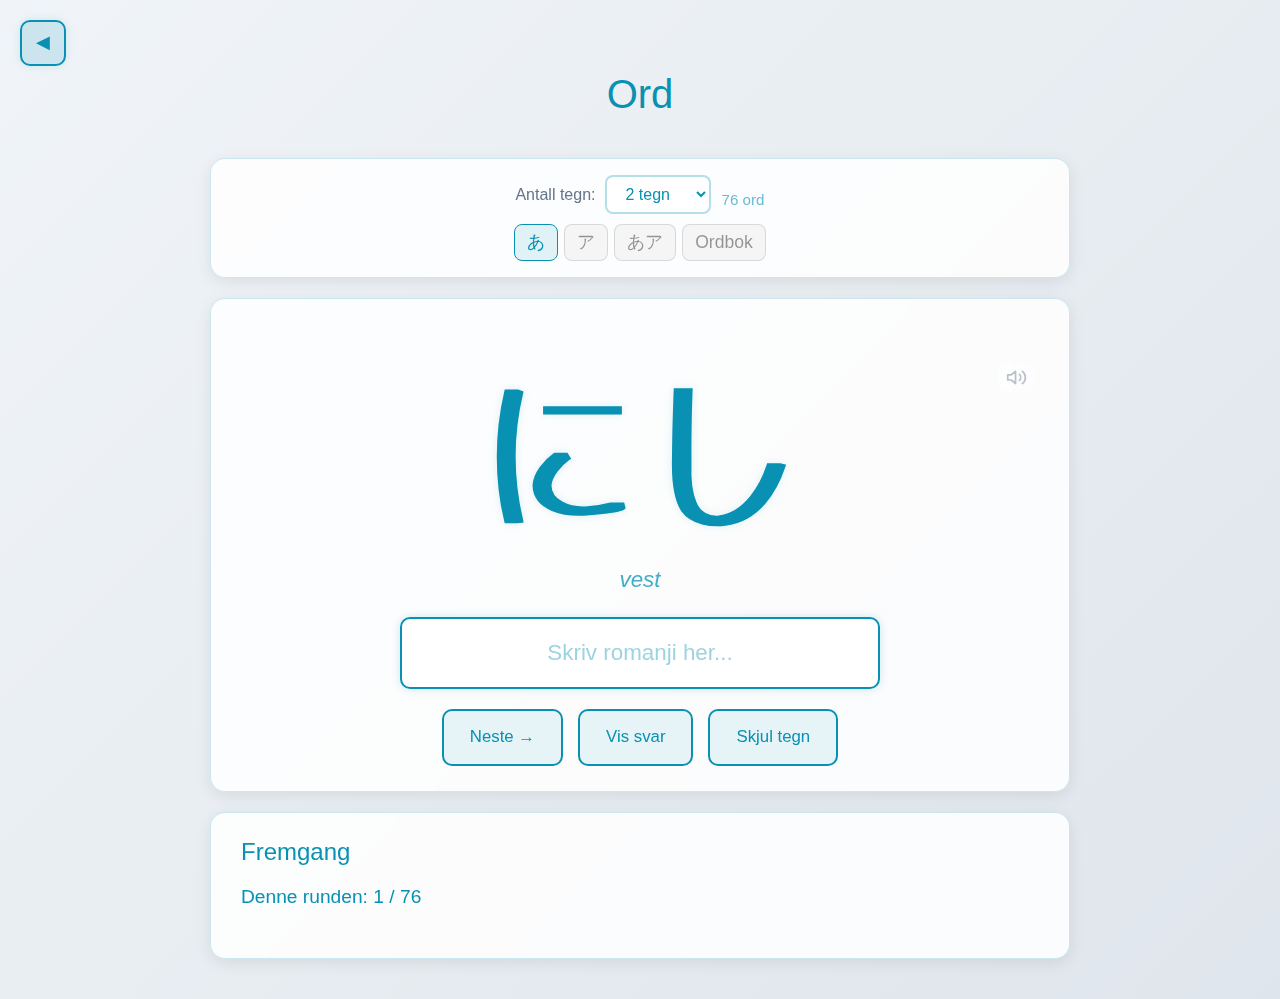
<file: ord.html>
<!-- prettier-ignore -->
<!--
      _____ _     _____ _   _ _   _
     / ____| |   |  ___| \ | | \ | |
    | |  __| |   | |__ |  \| |  \| |
    | | |_ | |   |  __|| . ` | . ` |
    | |__| | |___| |___| |\  | |\  |
     \_____|_____|_____|_| \_|_| \_|

    ord.html — Word trainer
    Glenn's Japanese Trainer
-->
<!doctype html>
<html lang="no">
  <head>
    <meta charset="UTF-8" />
    <meta name="viewport" content="width=device-width, initial-scale=1.0" />
    <title>Japanese Word Trainer — Learn Common Words</title>
    <meta name="description" content="Practice common Japanese words with romaji input. Build vocabulary alongside hiragana and katakana skills.">
    <meta name="keywords" content="japanese words, learn japanese vocabulary, japanese word practice, japanske ord, lær japansk">
    <meta property="og:title" content="Japanese Word Trainer — Learn Common Words">
    <meta property="og:description" content="Practice common Japanese words with romaji input. Build vocabulary alongside hiragana and katakana.">
    <meta property="og:type" content="website">
    <meta property="og:url" content="https://derpeagle.github.io/hiragana/ord.html">
    <meta property="og:image" content="https://derpeagle.github.io/hiragana/icons/icon-512.png">
    <link
      href="https://cdn.jsdelivr.net/npm/bootstrap@5.3.3/dist/css/bootstrap.min.css"
      rel="stylesheet"
    />
    <link rel="stylesheet" href="styles.css" />
    <script src="theme.js"></script>
    <script data-goatcounter="https://derpeagle.goatcounter.com/count"
            async src="//gc.zgo.at/count.js"></script>
    <link rel="manifest" href="manifest.json">
    <meta name="theme-color" content="#0f3460">
    <link rel="apple-touch-icon" href="icons/icon-192.png">
  </head>
  <body>
    <div class="container">
      <header>
        <a href="index.html" class="back-link" data-i18n="back">←</a>
        <h1 data-i18n="ord-title">Øv på ord</h1>
      </header>

      <main>
        <section class="mode-section">
          <div class="mode-row">
            <span class="mode-label" data-i18n="char-count-label"
              >Antall tegn:</span
            >
            <select id="char-count"></select>
            <span class="range-count" id="word-count"></span>
          </div>
          <div class="script-toggle">
            <button
              class="script-btn script-btn--active"
              data-script="hiragana"
              data-i18n-title="tooltip-hiragana"
            >
              あ
            </button>
            <button
              class="script-btn"
              data-script="katakana"
              data-i18n-title="tooltip-katakana"
            >
              ア
            </button>
            <button
              class="script-btn"
              data-script="both"
              data-i18n-title="tooltip-both"
            >
              あア
            </button>
            <button
              id="dict-btn"
              class="script-btn"
              data-i18n="dictionary"
            >
              Ordbok
            </button>
          </div>
        </section>

        <section class="training-area">
          <div class="character-display">
            <div id="hiragana-character" class="hiragana">—</div>
            <button id="speak-btn" class="speak-btn" title="Hør uttale"><svg class="speak-icon" viewBox="0 0 24 24"><path d="M11 5L6 9H2v6h4l5 4V5z"/><path d="M15.5 8.5a5 5 0 010 7"/><path d="M19 5a9 9 0 010 14"/></svg></button>
            <div id="translation-display" class="translation-always"></div>
          </div>

          <div class="input-area">
            <input
              type="text"
              id="answer-input"
              data-i18n="romanji-placeholder"
              placeholder="Skriv romanji her..."
              autocomplete="off"
              autocorrect="off"
              autocapitalize="off"
              spellcheck="false"
            />
            <div id="hint-display" class="hint hidden"></div>
          </div>

          <div class="controls">
            <button id="next-btn" data-i18n="next">Neste →</button>
            <button id="show-answer-btn" data-i18n="show-answer">
              Vis svar
            </button>
            <button id="hide-chars-btn" data-i18n="hide-chars">
              Skjul tegn
            </button>
          </div>
        </section>

        <section class="progress-section">
          <h2 data-i18n="progress-heading">Fremgang</h2>
          <div class="progress-summary">
            <p>
              <span data-i18n="round-label">Denne runden:</span>
              <span id="round-progress">0</span> /
              <span id="round-total">0</span>
            </p>
          </div>
        </section>
        <div id="dict-overlay" class="dict-overlay hidden">
          <div class="dict-content">
            <div class="dict-header">
              <span class="dict-title" data-i18n="dictionary">Ordbok</span>
              <button id="dict-close-btn" class="subset-close-btn" title="Lukk">✕</button>
            </div>
            <div id="dict-list" class="dict-list"></div>
          </div>
        </div>
      </main>
    </div>

    <script src="lang.js"></script>
    <script src="streak.js"></script>
    <script src="speak.js"></script>
    <script src="ord.js"></script>
    <script>
      if ('serviceWorker' in navigator)
        navigator.serviceWorker.register('./sw.js');
    </script>
  </body>
</html>
</file>
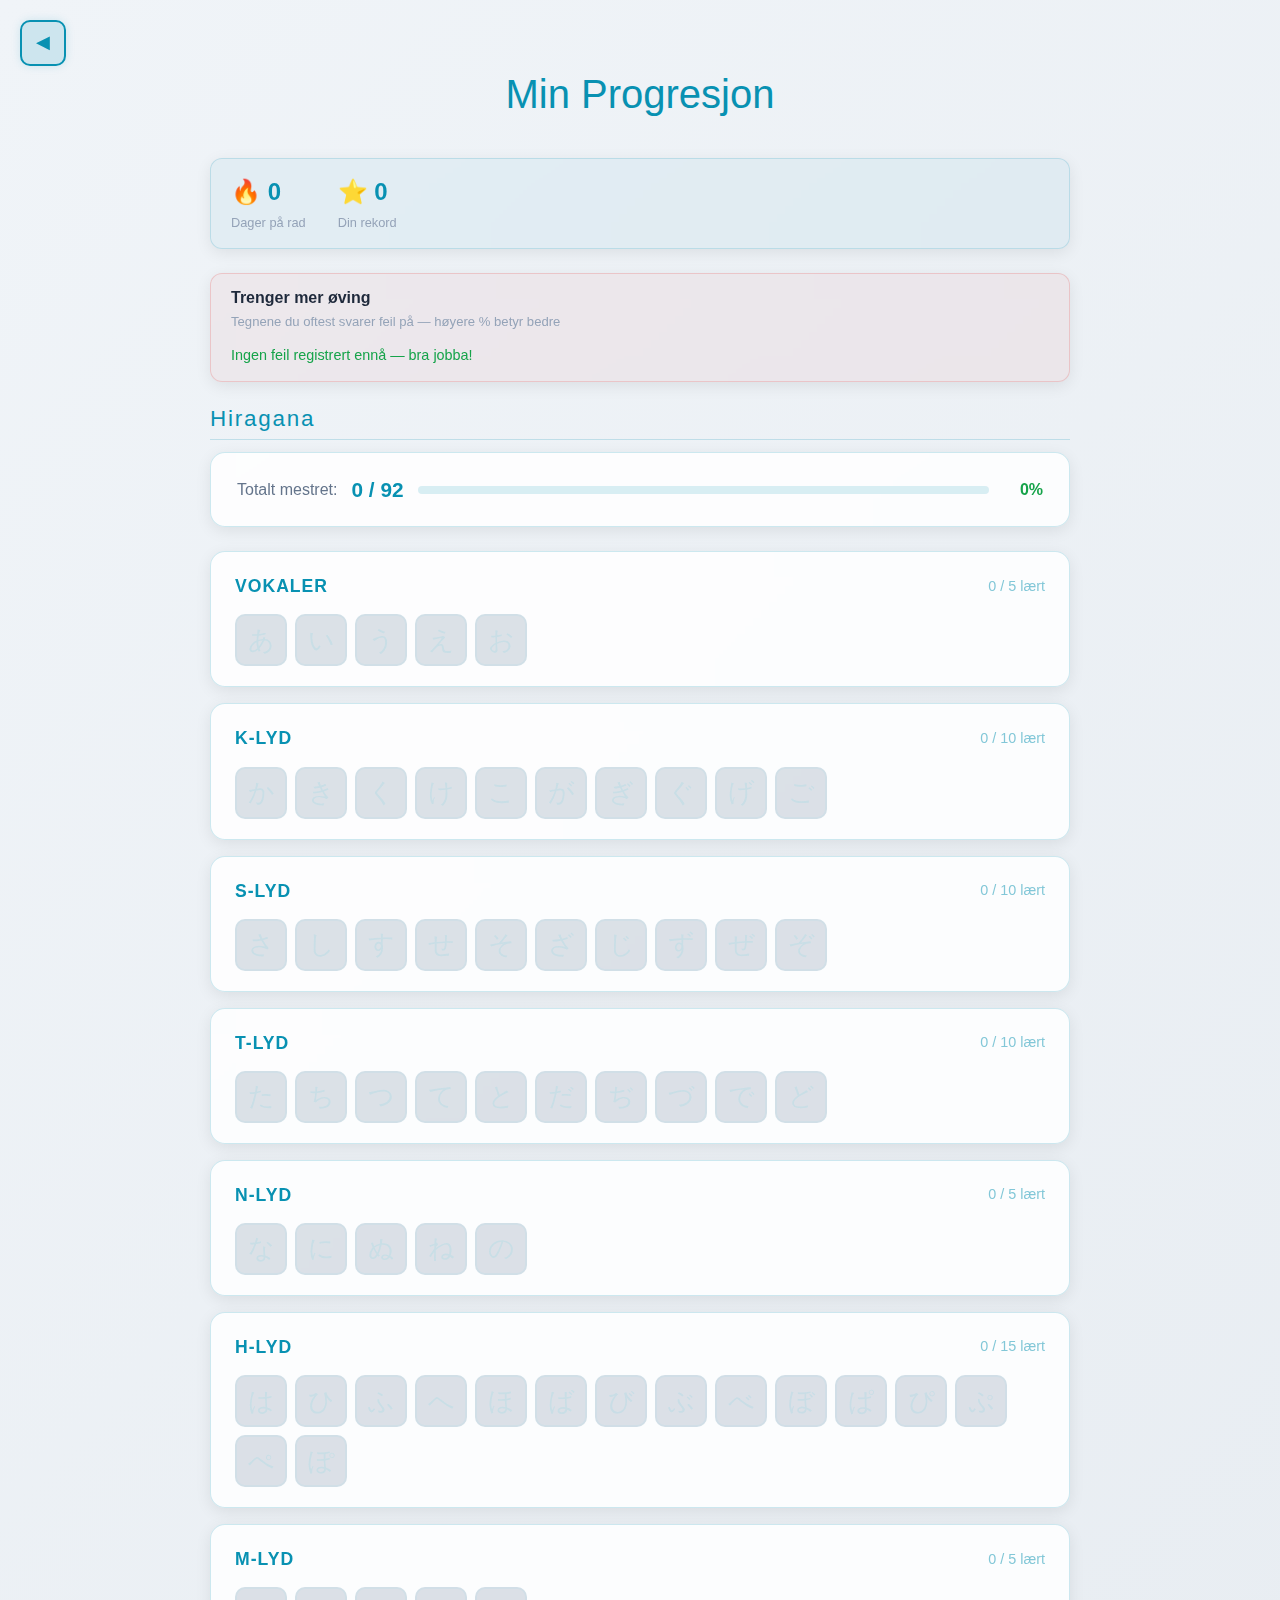
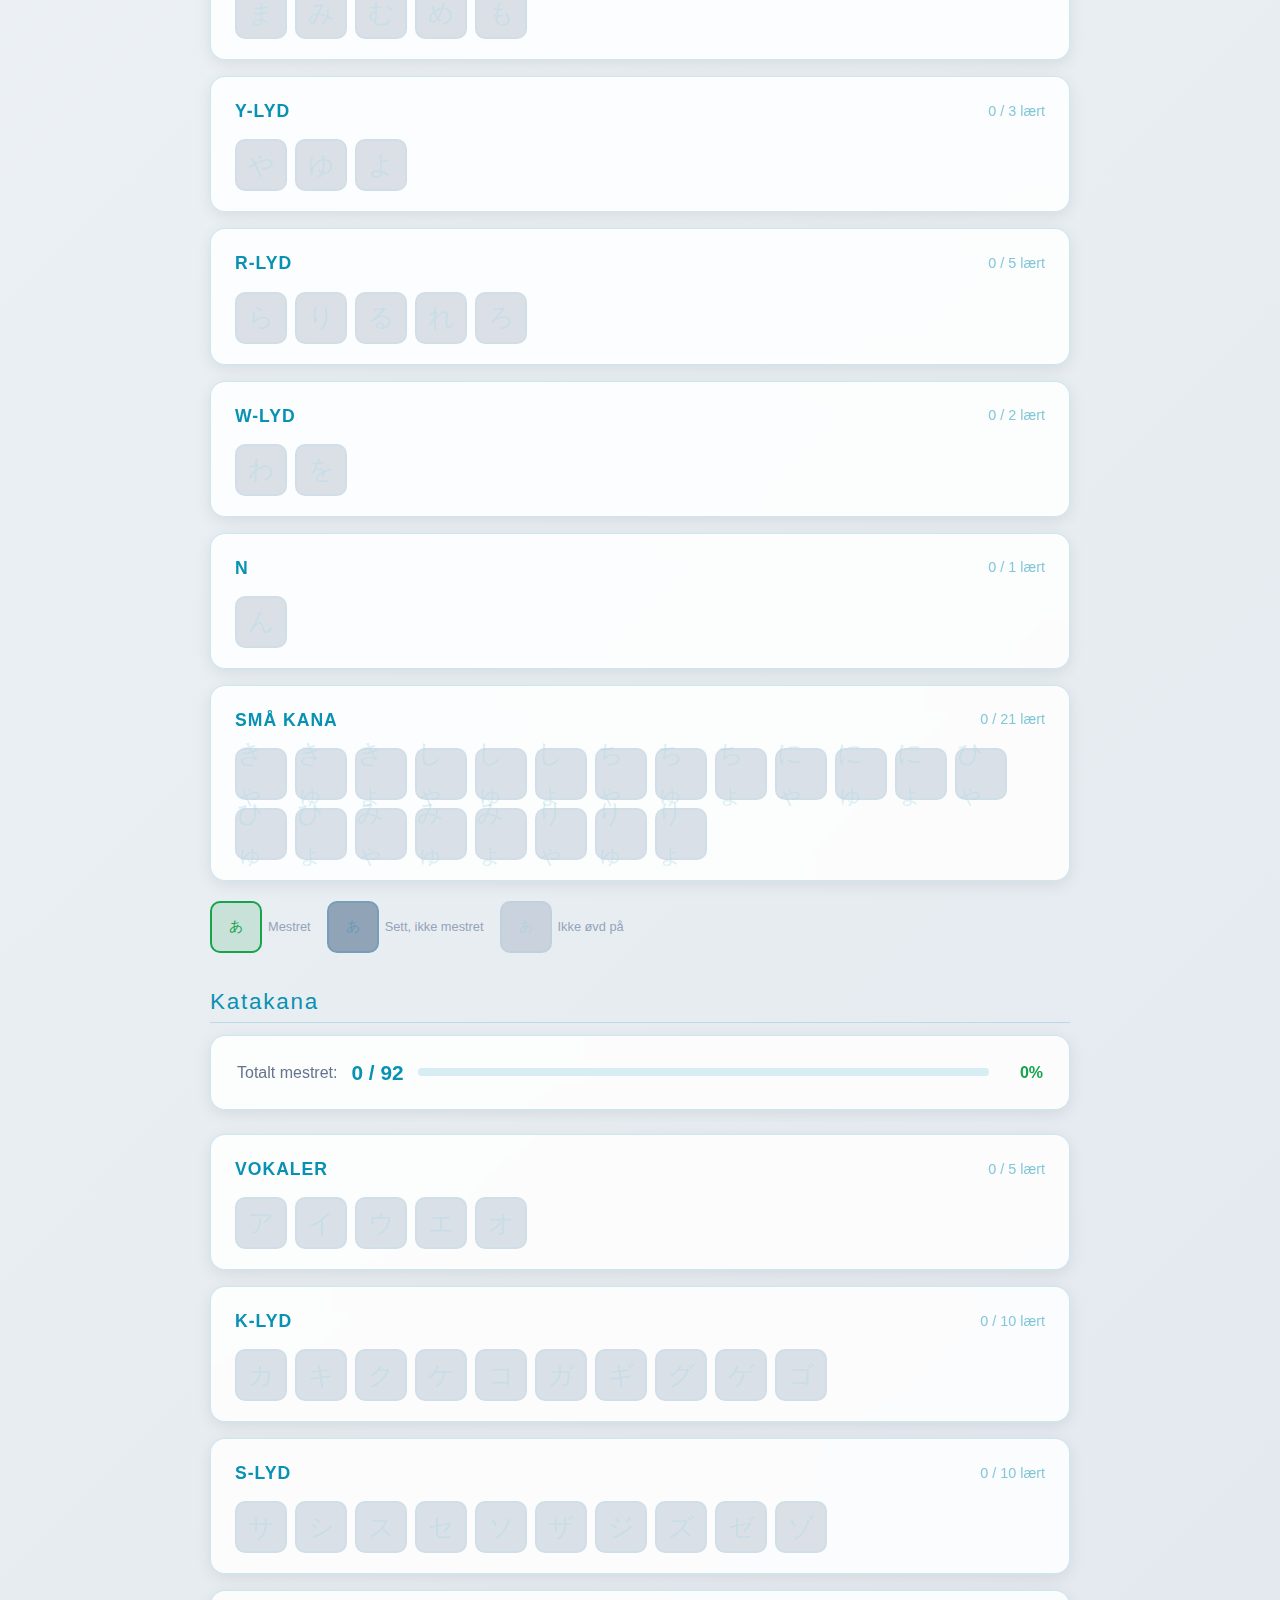
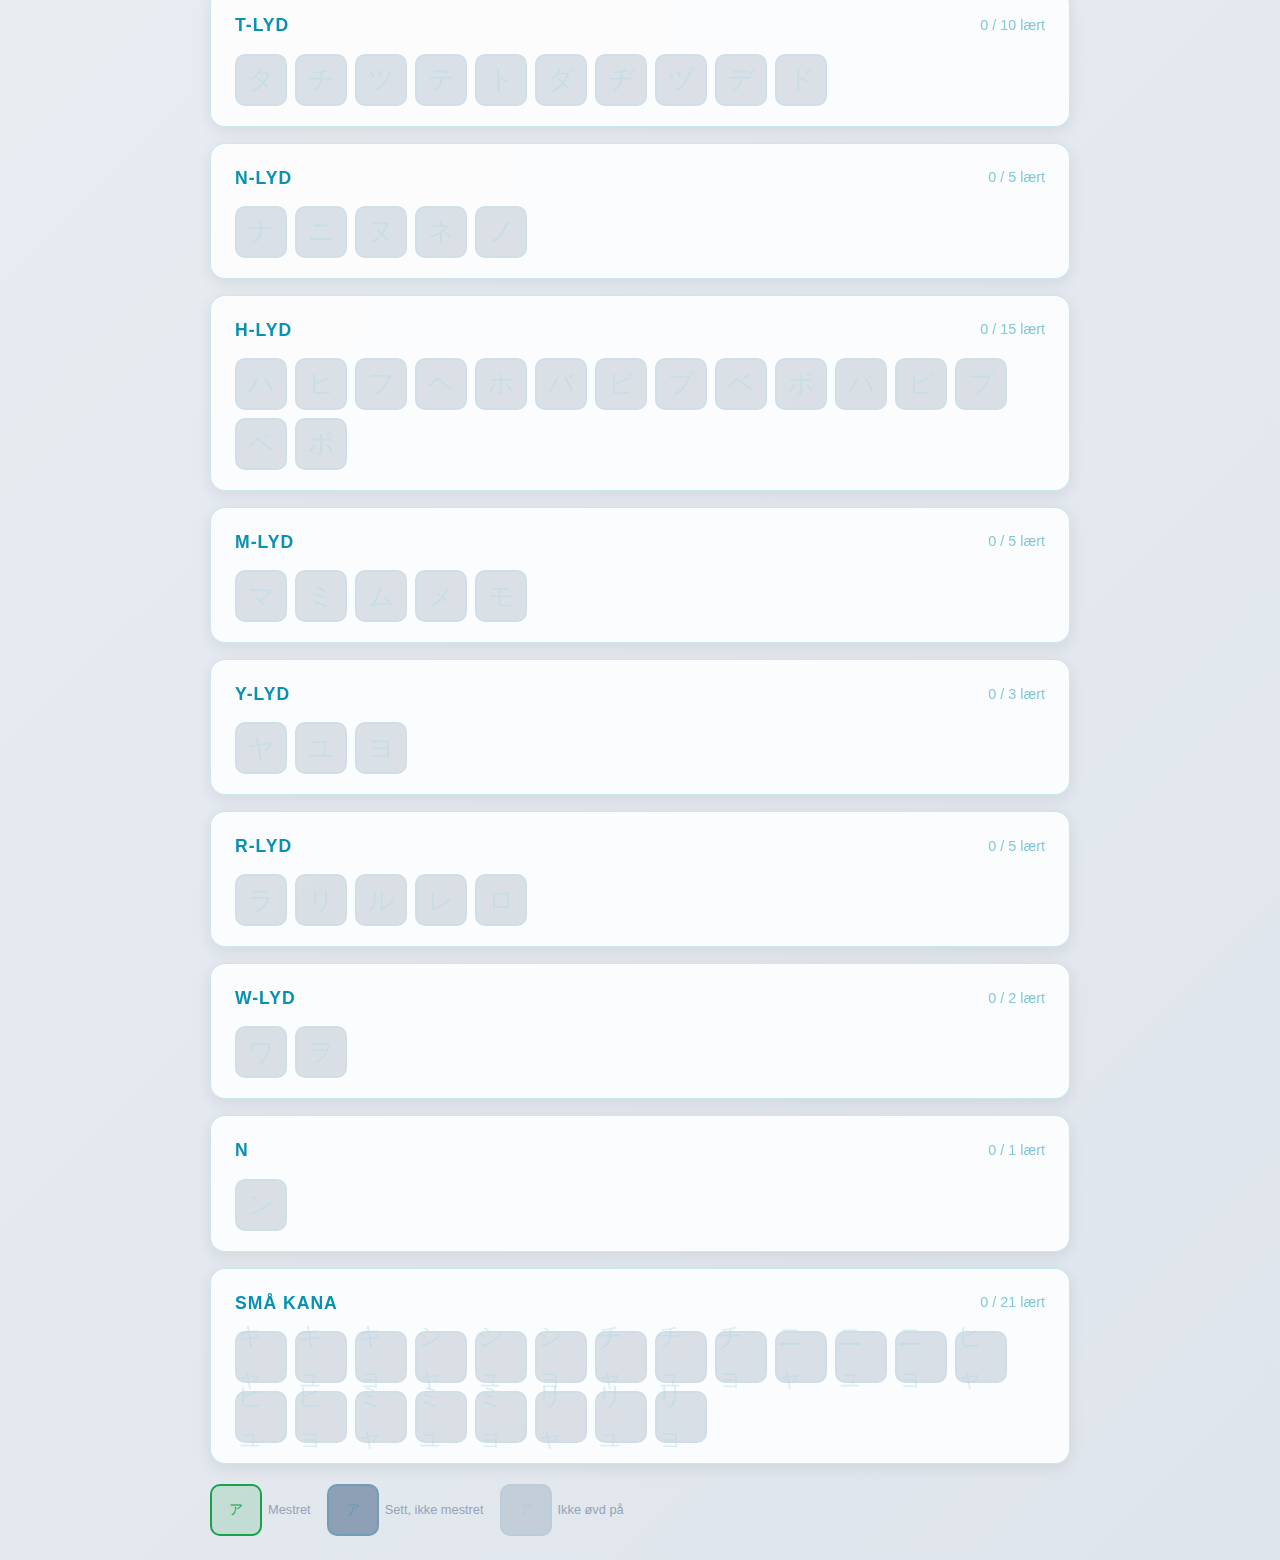
<file: progresjon.html>
<!-- prettier-ignore -->
<!--
      _____ _     _____ _   _ _   _
     / ____| |   |  ___| \ | | \ | |
    | |  __| |   | |__ |  \| |  \| |
    | | |_ | |   |  __|| . ` | . ` |
    | |__| | |___| |___| |\  | |\  |
     \_____|_____|_____|_| \_|_| \_|

    progresjon.html — Progress overview
    Glenn's Japanese Trainer
-->
<!doctype html>
<html lang="no">
  <head>
    <meta charset="UTF-8" />
    <meta name="viewport" content="width=device-width, initial-scale=1.0" />
    <title>Min Progresjon</title>
    <link
      href="https://cdn.jsdelivr.net/npm/bootstrap@5.3.3/dist/css/bootstrap.min.css"
      rel="stylesheet"
    />
    <link rel="stylesheet" href="styles.css" />
    <script src="theme.js"></script>
    <script data-goatcounter="https://derpeagle.goatcounter.com/count"
            async src="//gc.zgo.at/count.js"></script>
    <link rel="manifest" href="manifest.json">
    <meta name="theme-color" content="#0f3460">
    <link rel="apple-touch-icon" href="icons/icon-192.png">
  </head>
  <body>
    <div class="container">
      <header>
        <a href="index.html" class="back-link" data-i18n="back">←</a>
        <h1 data-i18n="prog-title">Min Progresjon</h1>
      </header>

      <main id="progress-content"></main>
    </div>

    <div id="prog-tooltip" class="prog-tooltip"></div>

    <script src="lang.js"></script>
    <script src="streak.js"></script>
    <script>
      const HIRAGANA_KEY = "hiragana-trainer-progress";
      const KATAKANA_KEY = "katakana-trainer-progress";

      // using i18n keys for labels
      const HIRAGANA_SUBSETS = [
        { key: "vowels", chars: ["あ", "い", "う", "え", "お"] },
        {
          key: "ka-row",
          chars: ["か", "き", "く", "け", "こ", "が", "ぎ", "ぐ", "げ", "ご"],
        },
        {
          key: "sa-row",
          chars: ["さ", "し", "す", "せ", "そ", "ざ", "じ", "ず", "ぜ", "ぞ"],
        },
        {
          key: "ta-row",
          chars: ["た", "ち", "つ", "て", "と", "だ", "ぢ", "づ", "で", "ど"],
        },
        { key: "na-row", chars: ["な", "に", "ぬ", "ね", "の"] },
        {
          key: "ha-row",
          chars: [
            "は",
            "ひ",
            "ふ",
            "へ",
            "ほ",
            "ば",
            "び",
            "ぶ",
            "べ",
            "ぼ",
            "ぱ",
            "ぴ",
            "ぷ",
            "ぺ",
            "ぽ",
          ],
        },
        { key: "ma-row", chars: ["ま", "み", "む", "め", "も"] },
        { key: "ya-row", chars: ["や", "ゆ", "よ"] },
        { key: "ra-row", chars: ["ら", "り", "る", "れ", "ろ"] },
        { key: "wa-row", chars: ["わ", "を"] },
        { key: "n-row", chars: ["ん"] },
        { key: "small-kana-row", chars: ["きゃ", "きゅ", "きょ", "しゃ", "しゅ", "しょ", "ちゃ", "ちゅ", "ちょ", "にゃ", "にゅ", "にょ", "ひゃ", "ひゅ", "ひょ", "みゃ", "みゅ", "みょ", "りゃ", "りゅ", "りょ"] },
      ];

      const KATAKANA_SUBSETS = [
        { key: "vowels", chars: ["ア", "イ", "ウ", "エ", "オ"] },
        {
          key: "ka-row",
          chars: ["カ", "キ", "ク", "ケ", "コ", "ガ", "ギ", "グ", "ゲ", "ゴ"],
        },
        {
          key: "sa-row",
          chars: ["サ", "シ", "ス", "セ", "ソ", "ザ", "ジ", "ズ", "ゼ", "ゾ"],
        },
        {
          key: "ta-row",
          chars: ["タ", "チ", "ツ", "テ", "ト", "ダ", "ヂ", "ヅ", "デ", "ド"],
        },
        { key: "na-row", chars: ["ナ", "ニ", "ヌ", "ネ", "ノ"] },
        {
          key: "ha-row",
          chars: [
            "ハ",
            "ヒ",
            "フ",
            "ヘ",
            "ホ",
            "バ",
            "ビ",
            "ブ",
            "ベ",
            "ボ",
            "パ",
            "ピ",
            "プ",
            "ペ",
            "ポ",
          ],
        },
        { key: "ma-row", chars: ["マ", "ミ", "ム", "メ", "モ"] },
        { key: "ya-row", chars: ["ヤ", "ユ", "ヨ"] },
        { key: "ra-row", chars: ["ラ", "リ", "ル", "レ", "ロ"] },
        { key: "wa-row", chars: ["ワ", "ヲ"] },
        { key: "n-row", chars: ["ン"] },
        { key: "small-kana-row", chars: ["キャ", "キュ", "キョ", "シャ", "シュ", "ショ", "チャ", "チュ", "チョ", "ニャ", "ニュ", "ニョ", "ヒャ", "ヒュ", "ヒョ", "ミャ", "ミュ", "ミョ", "リャ", "リュ", "リョ"] },
      ];

      // character → romanji lookup
      const ROMANJI_MAP = {
        // hiragana vowels
        "あ":"a","い":"i","う":"u","え":"e","お":"o",
        // ka
        "か":"ka","き":"ki","く":"ku","け":"ke","こ":"ko",
        "が":"ga","ぎ":"gi","ぐ":"gu","げ":"ge","ご":"go",
        // sa
        "さ":"sa","し":"shi","す":"su","せ":"se","そ":"so",
        "ざ":"za","じ":"ji","ず":"zu","ぜ":"ze","ぞ":"zo",
        // ta
        "た":"ta","ち":"chi","つ":"tsu","て":"te","と":"to",
        "だ":"da","ぢ":"ji","づ":"zu","で":"de","ど":"do",
        // na
        "な":"na","に":"ni","ぬ":"nu","ね":"ne","の":"no",
        // ha
        "は":"ha","ひ":"hi","ふ":"fu","へ":"he","ほ":"ho",
        "ば":"ba","び":"bi","ぶ":"bu","べ":"be","ぼ":"bo",
        "ぱ":"pa","ぴ":"pi","ぷ":"pu","ぺ":"pe","ぽ":"po",
        // ma
        "ま":"ma","み":"mi","む":"mu","め":"me","も":"mo",
        // ya
        "や":"ya","ゆ":"yu","よ":"yo",
        // ra
        "ら":"ra","り":"ri","る":"ru","れ":"re","ろ":"ro",
        // wa
        "わ":"wa","を":"wo",
        // n
        "ん":"n",
        // small kana
        "きゃ":"kya","きゅ":"kyu","きょ":"kyo",
        "しゃ":"sha","しゅ":"shu","しょ":"sho",
        "ちゃ":"cha","ちゅ":"chu","ちょ":"cho",
        "にゃ":"nya","にゅ":"nyu","にょ":"nyo",
        "ひゃ":"hya","ひゅ":"hyu","ひょ":"hyo",
        "みゃ":"mya","みゅ":"myu","みょ":"myo",
        "りゃ":"rya","りゅ":"ryu","りょ":"ryo",
        // katakana vowels
        "ア":"a","イ":"i","ウ":"u","エ":"e","オ":"o",
        // ka
        "カ":"ka","キ":"ki","ク":"ku","ケ":"ke","コ":"ko",
        "ガ":"ga","ギ":"gi","グ":"gu","ゲ":"ge","ゴ":"go",
        // sa
        "サ":"sa","シ":"shi","ス":"su","セ":"se","ソ":"so",
        "ザ":"za","ジ":"ji","ズ":"zu","ゼ":"ze","ゾ":"zo",
        // ta
        "タ":"ta","チ":"chi","ツ":"tsu","テ":"te","ト":"to",
        "ダ":"da","ヂ":"ji","ヅ":"zu","デ":"de","ド":"do",
        // na
        "ナ":"na","ニ":"ni","ヌ":"nu","ネ":"ne","ノ":"no",
        // ha
        "ハ":"ha","ヒ":"hi","フ":"fu","ヘ":"he","ホ":"ho",
        "バ":"ba","ビ":"bi","ブ":"bu","ベ":"be","ボ":"bo",
        "パ":"pa","ピ":"pi","プ":"pu","ペ":"pe","ポ":"po",
        // ma
        "マ":"ma","ミ":"mi","ム":"mu","メ":"me","モ":"mo",
        // ya
        "ヤ":"ya","ユ":"yu","ヨ":"yo",
        // ra
        "ラ":"ra","リ":"ri","ル":"ru","レ":"re","ロ":"ro",
        // wa
        "ワ":"wa","ヲ":"wo",
        // n
        "ン":"n",
        // small kana
        "キャ":"kya","キュ":"kyu","キョ":"kyo",
        "シャ":"sha","シュ":"shu","ショ":"sho",
        "チャ":"cha","チュ":"chu","チョ":"cho",
        "ニャ":"nya","ニュ":"nyu","ニョ":"nyo",
        "ヒャ":"hya","ヒュ":"hyu","ヒョ":"hyo",
        "ミャ":"mya","ミュ":"myu","ミョ":"myo",
        "リャ":"rya","リュ":"ryu","リョ":"ryo",
      };

      function renderSubsets(subsets, data, container) {
        let totalMastered = 0;
        let totalChars = 0;

        subsets.forEach((subset) => {
          const mastered = subset.chars.filter(
            (ch) => data[ch] && data[ch].isMastered,
          );
          totalMastered += mastered.length;
          totalChars += subset.chars.length;

          const section = document.createElement("section");
          section.className = "prog-section";

          const header = document.createElement("div");
          header.className = "prog-section-header";
          header.innerHTML = `
                    <span class="prog-section-name">${t(subset.key)}</span>
                    <span class="prog-section-count ${mastered.length === subset.chars.length ? "prog-count--complete" : ""}">
                        ${mastered.length} / ${subset.chars.length} ${t("learned-label")}
                    </span>
                `;
          section.appendChild(header);

          const chipsRow = document.createElement("div");
          chipsRow.className = "prog-chips";

          subset.chars.forEach((ch) => {
            const chip = document.createElement("span");
            const isMastered = data[ch] && data[ch].isMastered;
            const isSeen = data[ch] !== undefined;
            chip.className =
              "prog-chip" +
              (isMastered ? " prog-chip--mastered" : "") +
              (!isSeen ? " prog-chip--unseen" : "");
            chip.textContent = ch;

            const romanji = ROMANJI_MAP[ch] || "";
            if (isMastered || isSeen) {
              const correct = data[ch].correctCount || 0;
              const incorrect = data[ch].incorrectCount || 0;
              const streak = data[ch].currentStreak || 0;
              const total = correct + incorrect;
              const accuracy = total > 0 ? Math.round(correct / total * 100) : 100;
              const masteredPrefix = isMastered ? `${t("mastered-check")} — ` : "";
              chip.dataset.tip = `${romanji} — ${masteredPrefix}${t("correct-label")}: ${correct}, ${t("streak-label")}: ${streak}/10, ${t("accuracy-label")}: ${accuracy}%`;
            } else {
              chip.dataset.tip = `${romanji} — ${t("not-practiced")}`;
            }

            chip.dataset.char = ch;

            function showTip(chip) {
              if (!chip.dataset.tip) return;
              const tip = document.getElementById("prog-tooltip");
              tip.textContent = chip.dataset.tip;
              tip.style.display = "block";
              const rect = chip.getBoundingClientRect();
              const tipW = tip.offsetWidth;
              const tipH = tip.offsetHeight;
              let left = rect.left + (rect.width - tipW) / 2;
              let top = rect.top - tipH - 8;
              left = Math.max(8, Math.min(left, window.innerWidth - tipW - 8));
              if (top < 8) top = rect.bottom + 8;
              tip.style.left = left + "px";
              tip.style.top = top + "px";
              tip.classList.add("visible");
            }
            function hideTip() {
              const tip = document.getElementById("prog-tooltip");
              tip.classList.remove("visible");
              tip.style.display = "none";
            }
            chip.addEventListener("mouseenter", () => showTip(chip));
            chip.addEventListener("mouseleave", hideTip);
            chip.addEventListener("touchstart", (e) => {
              e.preventDefault();
              hideTip();
              showTip(chip);
            }, { passive: false });

            chipsRow.appendChild(chip);
          });

          section.appendChild(chipsRow);
          container.appendChild(section);
        });

        return { totalMastered, totalChars };
      }

      function makeSummary(totalMastered, totalChars) {
        const summary = document.createElement("section");
        summary.className = "prog-summary";
        const pct =
          totalChars > 0 ? Math.round((totalMastered / totalChars) * 100) : 0;
        summary.innerHTML = `
                <span class="prog-summary-text">${t("total-mastered")}</span>
                <span class="prog-summary-count">${totalMastered} / ${totalChars}</span>
                <div class="prog-bar-bg">
                    <div class="prog-bar-fill" style="width: ${pct}%"></div>
                </div>
                <span class="prog-summary-pct">${pct}%</span>
            `;
        return summary;
      }

      function makeNeedsPracticeSection(hData, kData) {
        const candidates = [];
        [...Object.entries(hData), ...Object.entries(kData)].forEach(([ch, d]) => {
          if (!d || d.incorrectCount === 0) return;
          const correct = d.correctCount || 0;
          const incorrect = d.incorrectCount || 0;
          const total = correct + incorrect;
          const accuracy = total > 0 ? Math.round(correct / total * 100) : 0;
          candidates.push({ ch, accuracy, incorrect });
        });

        const section = document.createElement("section");
        section.className = "prog-needs-practice";
        const title = document.createElement("h3");
        title.className = "prog-needs-practice__title";
        title.textContent = t("needs-practice");
        section.appendChild(title);

        const desc = document.createElement("p");
        desc.className = "prog-needs-practice__desc";
        desc.textContent = t("needs-practice-desc");
        section.appendChild(desc);

        if (candidates.length === 0) {
          const msg = document.createElement("p");
          msg.className = "prog-needs-practice__empty";
          msg.textContent = t("no-mistakes-yet");
          section.appendChild(msg);
          return section;
        }

        candidates.sort((a, b) => a.accuracy - b.accuracy || b.incorrect - a.incorrect);
        const top5 = candidates.slice(0, 5);

        const list = document.createElement("div");
        list.className = "prog-needs-practice__list";
        top5.forEach(({ ch, accuracy }) => {
          var cs = getComputedStyle(document.documentElement);
          const color = accuracy < 50 ? cs.getPropertyValue("--color-error").trim()
            : accuracy < 75 ? cs.getPropertyValue("--color-warning").trim()
            : cs.getPropertyValue("--color-success").trim();
          const item = document.createElement("div");
          item.className = "prog-needs-practice__item";
          item.innerHTML = `
            <span class="prog-needs-practice__char">${ch}</span>
            <div class="prog-needs-practice__bar-bg">
              <div class="prog-needs-practice__bar-fill" style="width:${accuracy}%;background:${color}"></div>
            </div>
            <span class="prog-needs-practice__pct">${accuracy}% ${t("correct-short")}</span>
          `;
          list.appendChild(item);
        });
        section.appendChild(list);
        return section;
      }

      function renderProgress() {
        const hData = JSON.parse(localStorage.getItem(HIRAGANA_KEY) || "{}");
        const kData = JSON.parse(localStorage.getItem(KATAKANA_KEY) || "{}");

        const container = document.getElementById("progress-content");
        container.innerHTML = "";

        // ── Streak section ──
        const sd = StreakManager.getDisplay();
        const streakSection = document.createElement("section");
        streakSection.className = "prog-streak";
        streakSection.innerHTML = `
          <div class="prog-streak__item">
            <span class="prog-streak__value">🔥 ${sd.current}</span>
            <span class="prog-streak__label">${sd.current === 1 ? t("streak-day") : t("streak-current")}</span>
          </div>
          <div class="prog-streak__item">
            <span class="prog-streak__value">⭐ ${sd.longest}</span>
            <span class="prog-streak__label">${t("streak-longest")}</span>
          </div>
        `;
        container.appendChild(streakSection);

        // ── Needs practice section ──
        container.appendChild(makeNeedsPracticeSection(hData, kData));

        // ── Hiragana section ──
        const hGroup = document.createElement("div");

        const hTitle = document.createElement("h2");
        hTitle.className = "prog-group-title";
        hTitle.textContent = "Hiragana";
        hGroup.appendChild(hTitle);

        const { totalMastered: hMastered, totalChars: hTotal } = renderSubsets(
          HIRAGANA_SUBSETS,
          hData,
          hGroup,
        );

        hGroup.insertBefore(makeSummary(hMastered, hTotal), hTitle.nextSibling);

        const hLegend = document.createElement("div");
        hLegend.className = "prog-legend";
        hLegend.innerHTML = `
          <span class="prog-legend__item"><span class="prog-chip prog-chip--mastered">あ</span>${t("legend-mastered")}</span>
          <span class="prog-legend__item"><span class="prog-chip">あ</span>${t("legend-seen")}</span>
          <span class="prog-legend__item"><span class="prog-chip prog-chip--unseen">あ</span>${t("legend-unseen")}</span>
        `;
        hGroup.appendChild(hLegend);
        container.appendChild(hGroup);

        // ── Katakana section ──
        const kGroup = document.createElement("div");
        kGroup.style.marginTop = "2rem";

        const kTitle = document.createElement("h2");
        kTitle.className = "prog-group-title";
        kTitle.textContent = "Katakana";
        kGroup.appendChild(kTitle);

        const { totalMastered: kMastered, totalChars: kTotal } = renderSubsets(
          KATAKANA_SUBSETS,
          kData,
          kGroup,
        );

        kGroup.insertBefore(makeSummary(kMastered, kTotal), kTitle.nextSibling);

        const kLegend = document.createElement("div");
        kLegend.className = "prog-legend";
        kLegend.innerHTML = `
          <span class="prog-legend__item"><span class="prog-chip prog-chip--mastered">ア</span>${t("legend-mastered")}</span>
          <span class="prog-legend__item"><span class="prog-chip">ア</span>${t("legend-seen")}</span>
          <span class="prog-legend__item"><span class="prog-chip prog-chip--unseen">ア</span>${t("legend-unseen")}</span>
        `;
        kGroup.appendChild(kLegend);
        container.appendChild(kGroup);
      }

      // dismiss tooltip on tap outside a chip (mobile)
      document.addEventListener("touchstart", (e) => {
        if (!e.target.closest(".prog-chip")) {
          const tip = document.getElementById("prog-tooltip");
          if (tip) { tip.classList.remove("visible"); tip.style.display = "none"; }
        }
      });

      document.addEventListener("DOMContentLoaded", renderProgress);
    </script>
    <script>
      if ('serviceWorker' in navigator)
        navigator.serviceWorker.register('./sw.js');
    </script>
  </body>
</html>
</file>
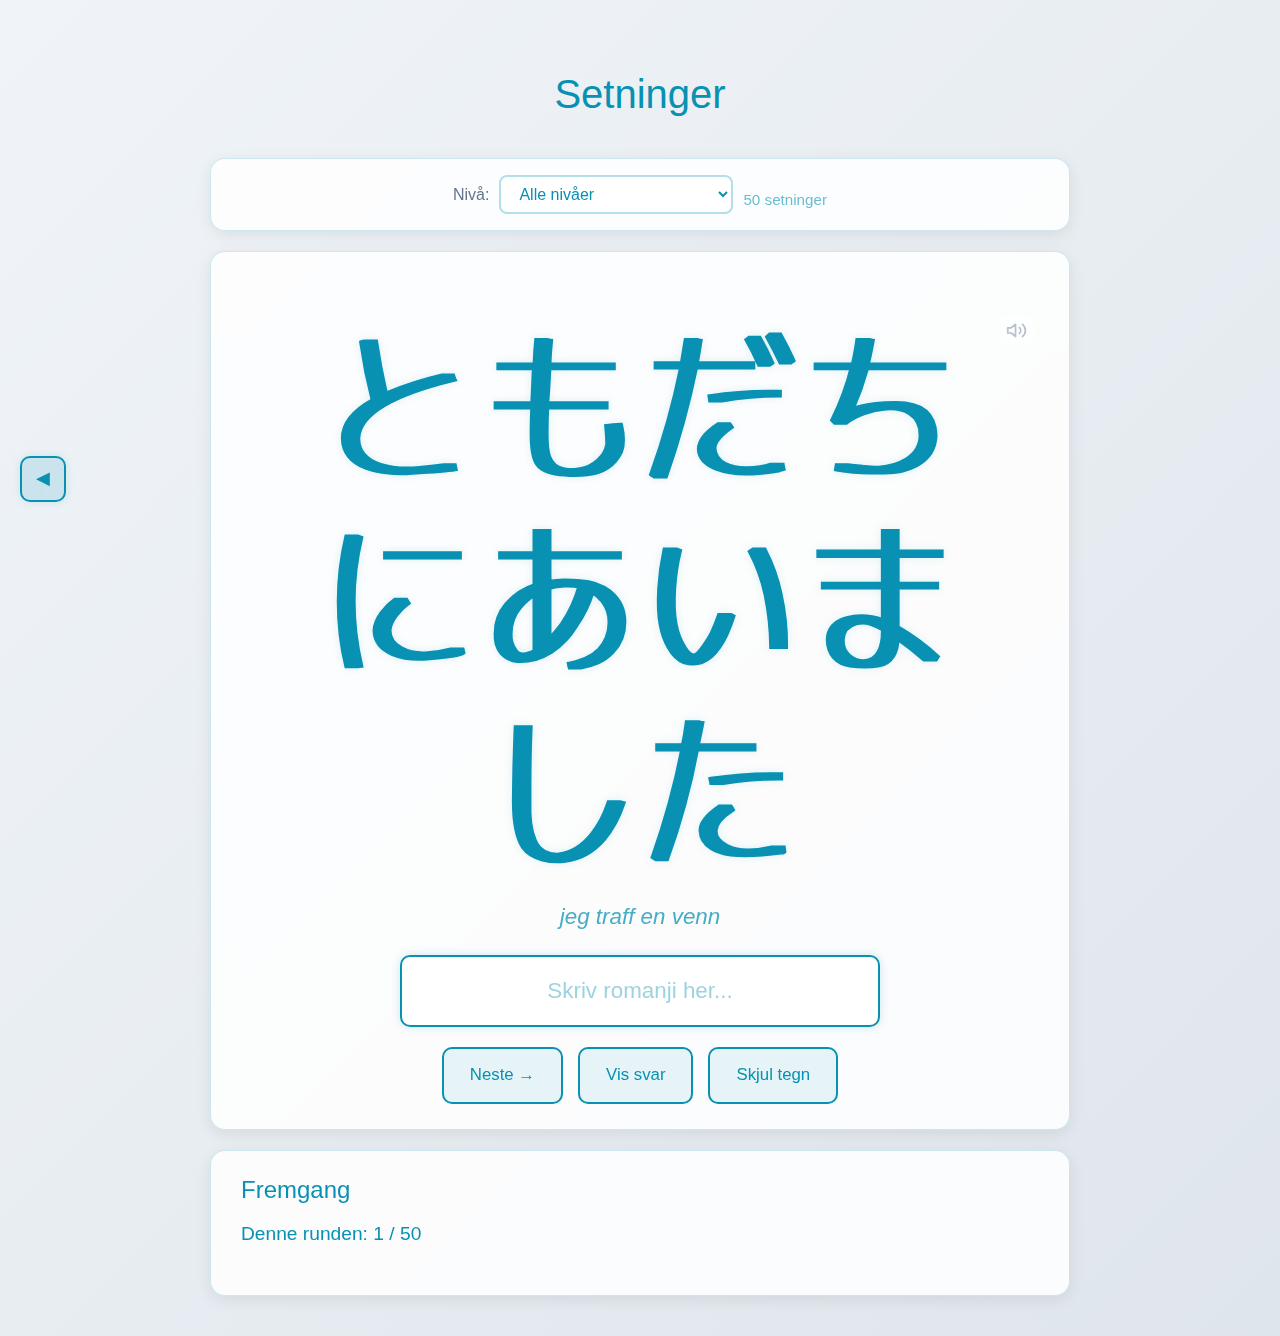
<file: setninger.html>
<!-- prettier-ignore -->
<!--
      _____ _     _____ _   _ _   _
     / ____| |   |  ___| \ | | \ | |
    | |  __| |   | |__ |  \| |  \| |
    | | |_ | |   |  __|| . ` | . ` |
    | |__| | |___| |___| |\  | |\  |
     \_____|_____|_____|_| \_|_| \_|

    setninger.html — Sentence/grammar trainer
    Glenn's Japanese Trainer
-->
<!doctype html>
<html lang="no">
  <head>
    <meta charset="UTF-8" />
    <meta name="viewport" content="width=device-width, initial-scale=1.0" />
    <title>Japanese Sentence Trainer — Learn Grammar</title>
    <meta name="description" content="Practice Japanese sentences and grammar patterns. Learn particles, verb forms and sentence structure.">
    <meta name="keywords" content="japanese sentences, japanese grammar, learn japanese grammar, japanske setninger, lær japansk grammatikk">
    <meta property="og:title" content="Japanese Sentence Trainer — Learn Grammar">
    <meta property="og:description" content="Practice Japanese sentences and grammar with romaji input.">
    <meta property="og:type" content="website">
    <meta property="og:url" content="https://derpeagle.github.io/hiragana/setninger.html">
    <meta property="og:image" content="https://derpeagle.github.io/hiragana/icons/icon-512.png">
    <link
      href="https://cdn.jsdelivr.net/npm/bootstrap@5.3.3/dist/css/bootstrap.min.css"
      rel="stylesheet"
    />
    <link rel="stylesheet" href="styles.css" />
    <script src="theme.js"></script>
    <script data-goatcounter="https://derpeagle.goatcounter.com/count"
            async src="//gc.zgo.at/count.js"></script>
    <link rel="manifest" href="manifest.json">
    <meta name="theme-color" content="#0f3460">
    <link rel="apple-touch-icon" href="icons/icon-192.png">
  </head>
  <body>
    <div class="container">
      <header>
        <a href="index.html" class="back-link" data-i18n="back">←</a>
        <h1 data-i18n="setninger-title">Setninger</h1>
      </header>

      <main>
        <section class="mode-section">
          <div class="mode-row">
            <span class="mode-label" data-i18n="level-label">Nivå:</span>
            <select id="level-select"></select>
            <span class="range-count" id="sentence-count"></span>
          </div>
        </section>

        <section class="training-area">
          <div class="character-display">
            <div id="hiragana-character" class="hiragana sentence-display">—</div>
            <div class="translation-row">
              <div id="translation-display" class="translation-always"></div>
              <button id="speak-btn" class="speak-btn speak-btn--inline" title="Hør uttale"><svg class="speak-icon" viewBox="0 0 24 24"><path d="M11 5L6 9H2v6h4l5 4V5z"/><path d="M15.5 8.5a5 5 0 010 7"/><path d="M19 5a9 9 0 010 14"/></svg></button>
            </div>
          </div>

          <div class="input-area">
            <input
              type="text"
              id="answer-input"
              data-i18n="romanji-placeholder"
              placeholder="Skriv romanji her..."
              autocomplete="off"
              autocorrect="off"
              autocapitalize="off"
              spellcheck="false"
            />
            <div id="hint-display" class="hint hidden"></div>
          </div>

          <div class="controls">
            <button id="next-btn" data-i18n="next">Neste →</button>
            <button id="show-answer-btn" data-i18n="show-answer">
              Vis svar
            </button>
            <button id="hide-chars-btn" data-i18n="hide-chars">
              Skjul tegn
            </button>
          </div>
        </section>

        <section class="progress-section">
          <h2 data-i18n="progress-heading">Fremgang</h2>
          <div class="progress-summary">
            <p>
              <span data-i18n="round-label">Denne runden:</span>
              <span id="round-progress">0</span> /
              <span id="round-total">0</span>
            </p>
          </div>
        </section>
      </main>
    </div>

    <script src="lang.js"></script>
    <script src="streak.js"></script>
    <script src="speak.js"></script>
    <script src="setninger.js"></script>
    <script>
      if ('serviceWorker' in navigator)
        navigator.serviceWorker.register('./sw.js');
    </script>
  </body>
</html>
</file>
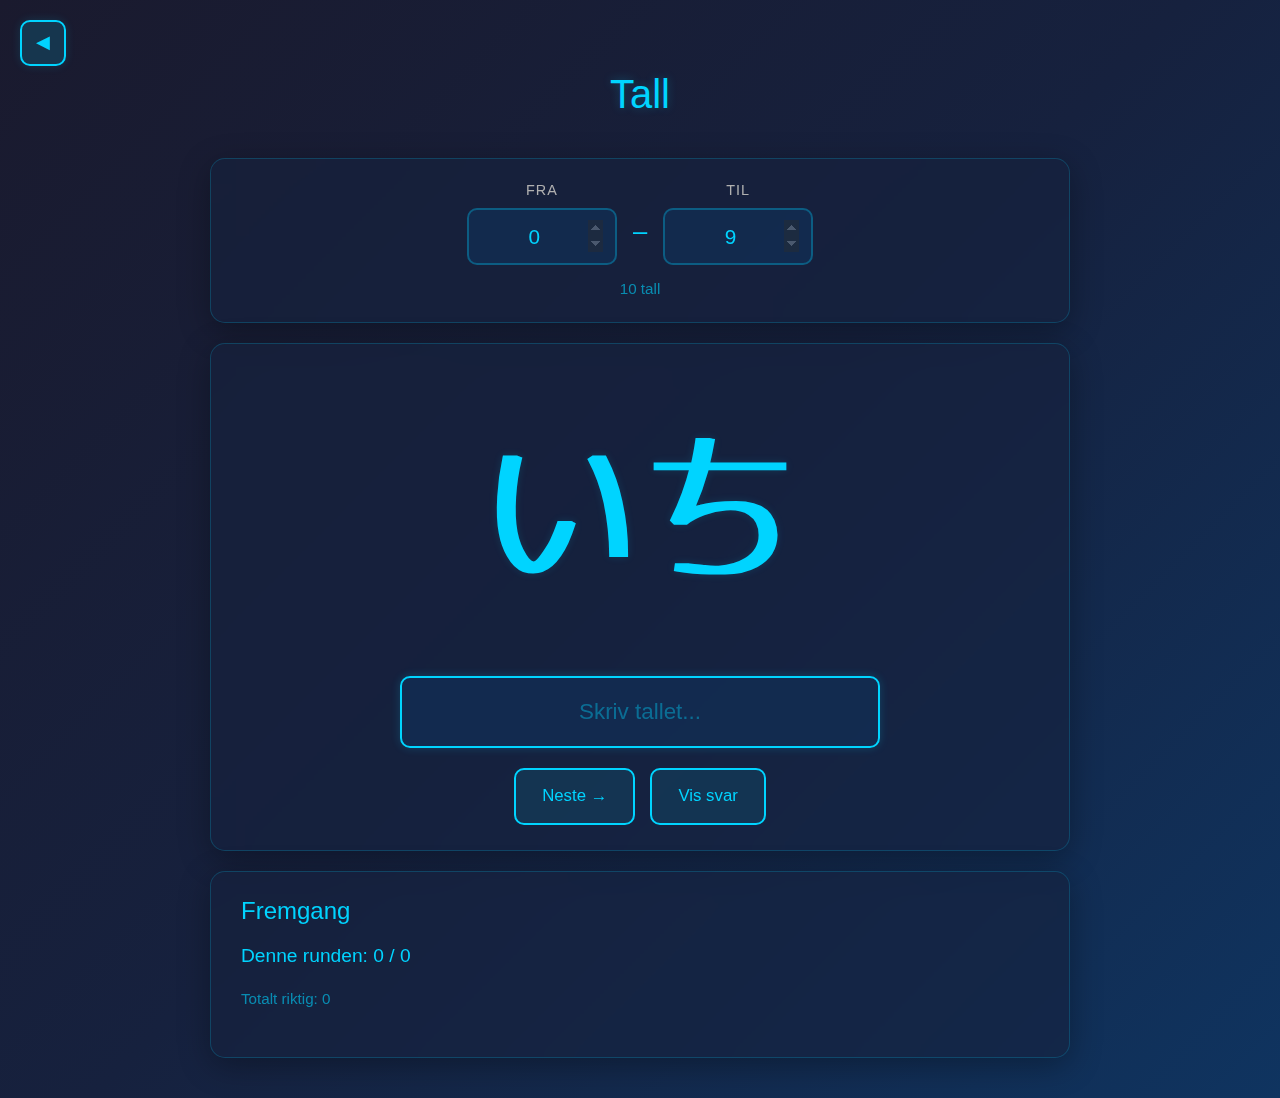
<file: tall.html>
<!-- prettier-ignore -->
<!--
      _____ _     _____ _   _ _   _
     / ____| |   |  ___| \ | | \ | |
    | |  __| |   | |__ |  \| |  \| |
    | | |_ | |   |  __|| . ` | . ` |
    | |__| | |___| |___| |\  | |\  |
     \_____|_____|_____|_| \_|_| \_|

    tall.html — Number trainer
    Glenn's Japanese Trainer
-->
<!doctype html>
<html lang="no">
  <head>
    <meta charset="UTF-8" />
    <meta name="viewport" content="width=device-width, initial-scale=1.0" />
    <title>Tall</title>
    <link
      href="https://cdn.jsdelivr.net/npm/bootstrap@5.3.3/dist/css/bootstrap.min.css"
      rel="stylesheet"
    />
    <link rel="stylesheet" href="styles.css" />
    <style>
      /* Numbers can have many characters — use smaller font and allow line breaks */
      #hiragana-character.hiragana {
        font-size: clamp(2rem, 7vw, 3.5rem);
        white-space: normal;
        word-break: break-word;
        overflow-wrap: anywhere;
        line-height: 1.3;
      }
    </style>
    <script data-goatcounter="https://derpeagle.goatcounter.com/count"
            async src="//gc.zgo.at/count.js"></script>
    <link rel="manifest" href="manifest.json">
    <meta name="theme-color" content="#0f3460">
    <link rel="apple-touch-icon" href="icons/icon-192.png">
  </head>

  <body>
    <div class="container">
      <header>
        <a href="index.html" class="back-link" data-i18n="back">←</a>
        <h1 data-i18n="tall-title">Øv på tall:</h1>
      </header>

      <main>
        <section class="range-section">
          <div class="range-inputs">
            <label class="range-label-group">
              <span data-i18n="from-label">Fra</span>
              <input
                type="number"
                id="from-input"
                min="0"
                max="999999999999"
                value="0"
              />
            </label>
            <span class="range-dash">–</span>
            <label class="range-label-group">
              <span data-i18n="to-label">til</span>
              <input
                type="number"
                id="to-input"
                min="0"
                max="999999999999"
                value="9"
              />
            </label>
          </div>
          <div class="range-count" id="range-count"></div>
        </section>

        <section class="training-area">
          <div class="character-display">
            <div id="hiragana-character" class="hiragana">—</div>
            <div id="translation-display" class="translation-always"></div>
          </div>

          <div class="input-area">
            <input
              type="text"
              id="answer-input"
              data-i18n="tall-placeholder"
              placeholder="Skriv romanji eller tall..."
              autocomplete="off"
              autocorrect="off"
              autocapitalize="off"
              spellcheck="false"
            />
            <div id="hint-display" class="hint hidden"></div>
          </div>

          <div class="controls">
            <button id="next-btn" data-i18n="next">Neste →</button>
            <button id="show-answer-btn" data-i18n="show-answer">
              Vis svar
            </button>
          </div>
        </section>

        <section class="progress-section">
          <h2 data-i18n="progress-heading">Fremgang</h2>
          <div class="progress-summary">
            <p>
              <span data-i18n="round-label">Denne runden:</span>
              <span id="round-progress">0</span> /
              <span id="round-total">0</span>
            </p>
            <p class="lifetime-stat">
              <span data-i18n="lifetime-label">Totalt riktig:</span>
              <span id="lifetime-correct">0</span>
            </p>
          </div>
        </section>
      </main>
    </div>

    <script src="lang.js"></script>
    <script src="streak.js"></script>
    <script src="tall.js"></script>
    <script>
      if ('serviceWorker' in navigator)
        navigator.serviceWorker.register('./sw.js');
    </script>
  </body>
</html>
</file>
<file: styles.css>
/* prettier-ignore */
/*
 *    _____ _     _____ _   _ _   _
 *   / ____| |   |  ___| \ | | \ | |
 *  | |  __| |   | |__ |  \| |  \| |
 *  | | |_ | |   |  __|| . ` | . ` |
 *  | |__| | |___| |___| |\  | |\  |
 *   \_____|_____|_____|_| \_|_| \_|
 *
 *  styles.css — Main stylesheet
 *  Glenn's Japanese Trainer
 */

@import url("https://fonts.googleapis.com/css2?family=Noto+Sans+JP:wght@400;700&family=Noto+Serif+JP:wght@400;700&family=Zen+Maru+Gothic:wght@400;700&display=swap");

.hidden { display: none !important; }

/* theme variables */
:root {
  color-scheme: dark;
  --bg-body-start: #1a1a2e;
  --bg-body-mid: #16213e;
  --bg-body-end: #0f3460;
  --color-text: #e0e0e0;
  --color-text-secondary: #c0c0c0;
  --color-text-muted: #b0b0b0;
  --color-text-faint: #888;
  --color-text-dim: #666;
  --accent: #00d4ff;
  --accent-rgb: 0, 212, 255;
  --bg-card: rgba(22, 33, 62, 0.6);
  --bg-card-solid: #1a1a2e;
  --bg-input: rgba(15, 52, 96, 0.5);
  --bg-overlay: rgba(0, 0, 0, 0.7);
  --bg-backdrop: rgba(0, 0, 0, 0.5);
  --bg-hover: rgba(255, 255, 255, 0.05);
  --bg-toggle: rgba(255, 255, 255, 0.08);
  --border-accent: rgba(0, 212, 255, 0.3);
  --border-accent-soft: rgba(0, 212, 255, 0.2);
  --border-accent-hover: rgba(0, 212, 255, 0.5);
  --border-subtle: rgba(255, 255, 255, 0.12);
  --border-subtle-soft: rgba(255, 255, 255, 0.08);
  --border-subtle-strong: rgba(255, 255, 255, 0.15);
  --color-success: #4caf50;
  --color-success-rgb: 76, 175, 80;
  --color-error: #ff5555;
  --color-error-soft: #ff6b6b;
  --color-error-rgb: 255, 85, 85;
  --color-warning: #ffa500;
  --color-gold: #ffd700;
  --shadow-card: 0 8px 32px rgba(0, 0, 0, 0.3);
  --shadow-card-hover: 0 12px 40px rgba(0, 0, 0, 0.4);
  --glow-accent: 0 0 10px rgba(0, 212, 255, 0.25);
  --glow-success: 0 0 6px rgba(76, 175, 80, 0.15);
  --card-kana: #00d4ff;
  --card-hiragana: #00d4ff;
  --card-katakana: #7dd3fc;
  --card-kanji: #f472b6;
  --card-ord: #a78bfa;
  --card-tall: #818cf8;
  --card-progresjon: #4caf50;
  --card-howto: #64748b;
  --card-daily: #fbbf24;
  --card-challenge: #f97316;
  --card-highscore: #eab308;
  --bg-menu-panel: rgba(22, 33, 62, 0.98);
  --color-text-inactive: rgba(255, 255, 255, 0.45);
  --card-ord-rgb: 167, 139, 250;
  --color-warning-rgb: 255, 165, 0;
  --card-daily-rgb: 251, 191, 36;
  --card-highscore-rgb: 234, 179, 8;
  --card-challenge-rgb: 249, 115, 22;
}

[data-theme="light"] {
  color-scheme: light;
  --bg-body-start: #f0f4f8;
  --bg-body-mid: #e8edf2;
  --bg-body-end: #dfe5ec;
  --color-text: #1e293b;
  --color-text-secondary: #334155;
  --color-text-muted: #64748b;
  --color-text-faint: #94a3b8;
  --color-text-dim: #94a3b8;
  --accent: #0891b2;
  --accent-rgb: 8, 145, 178;
  --bg-card: rgba(255, 255, 255, 0.85);
  --bg-card-solid: #ffffff;
  --bg-input: rgba(255, 255, 255, 0.9);
  --bg-overlay: rgba(0, 0, 0, 0.4);
  --bg-backdrop: rgba(0, 0, 0, 0.3);
  --bg-hover: rgba(0, 0, 0, 0.04);
  --bg-toggle: rgba(0, 0, 0, 0.08);
  --border-accent: rgba(8, 145, 178, 0.3);
  --border-accent-soft: rgba(8, 145, 178, 0.2);
  --border-accent-hover: rgba(8, 145, 178, 0.5);
  --border-subtle: rgba(0, 0, 0, 0.1);
  --border-subtle-soft: rgba(0, 0, 0, 0.06);
  --border-subtle-strong: rgba(0, 0, 0, 0.12);
  --color-success: #16a34a;
  --color-success-rgb: 22, 163, 74;
  --color-error: #dc2626;
  --color-error-soft: #ef4444;
  --color-error-rgb: 220, 38, 38;
  --color-warning: #d97706;
  --color-gold: #ca8a04;
  --shadow-card: 0 4px 16px rgba(0, 0, 0, 0.08);
  --shadow-card-hover: 0 8px 24px rgba(0, 0, 0, 0.12);
  --glow-accent: none;
  --glow-success: none;
  --card-kana: #0891b2;
  --card-hiragana: #0891b2;
  --card-katakana: #0284c7;
  --card-kanji: #db2777;
  --card-ord: #7c3aed;
  --card-tall: #6366f1;
  --card-progresjon: #16a34a;
  --card-howto: #475569;
  --card-daily: #d97706;
  --card-challenge: #ea580c;
  --card-highscore: #ca8a04;
  --bg-menu-panel: rgba(255, 255, 255, 0.98);
  --color-text-inactive: rgba(0, 0, 0, 0.4);
  --card-ord-rgb: 124, 58, 237;
  --color-warning-rgb: 217, 119, 6;
  --card-daily-rgb: 217, 119, 6;
  --card-highscore-rgb: 202, 138, 4;
  --card-challenge-rgb: 234, 88, 12;
}

@font-face {
  font-family: "Oshidashi M Gothic";
  src:
    url("fonts/Oshidashi-M-Gothic.otf") format("opentype"),
    url("fonts/TrueType/Oshidashi-M-Gothic-TT.ttf") format("truetype");
  font-weight: normal;
  font-style: normal;
}
@font-face {
  font-family: "Klee One";
  src: url("fonts/KleeOne-Regular.ttf") format("truetype");
  font-weight: 400;
  font-style: normal;
}
@font-face {
  font-family: "Klee One";
  src: url("fonts/KleeOne-SemiBold.ttf") format("truetype");
  font-weight: 600;
  font-style: normal;
}

* {
  margin: 0;
  padding: 0;
  box-sizing: border-box;
}

body {
  font-family:
    -apple-system, BlinkMacSystemFont, "Segoe UI", Roboto, sans-serif;
  background: linear-gradient(135deg, var(--bg-body-start) 0%, var(--bg-body-mid) 50%, var(--bg-body-end) 100%);
  color: var(--color-text);
  line-height: 1.6;
  min-height: 100vh;
}

.container {
  max-width: 900px;
  margin: 0 auto;
  padding: 20px;
}

header {
  position: relative;
  text-align: center;
  margin-bottom: 40px;
  padding-top: 50px;
}

h1 {
  font-size: 2.5rem;
  color: var(--accent);
  text-shadow: var(--glow-accent);
}

h2 {
  font-size: 1.5rem;
  margin-bottom: 15px;
  color: var(--accent);
}

/* ── Hamburger button ── */
.hamburger-btn {
  position: fixed;
  top: 20px;
  right: 20px;
  z-index: 1000;
  width: 46px;
  height: 46px;
  padding: 0;
  display: flex;
  align-items: center;
  justify-content: center;
  padding-bottom: 3px;
  font-size: 1.3rem;
  line-height: 1;
  background: rgba(var(--accent-rgb), 0.15);
  backdrop-filter: blur(10px);
  color: var(--accent);
  border: 2px solid var(--accent);
  border-radius: 10px;
  cursor: pointer;
  transition: all 0.2s;
  box-shadow: 0 0 10px rgba(var(--accent-rgb), 0.15);
}

.hamburger-btn:hover {
  background: rgba(var(--accent-rgb), 0.3);
  box-shadow: 0 0 15px rgba(var(--accent-rgb), 0.25);
}

main:has(.subset-menu:not(.hidden)) .hamburger-btn,
body:has(.subset-menu:not(.hidden)) .back-link {
  display: none;
}

/* ── Backdrop ── */
.menu-backdrop {
  position: fixed;
  inset: 0;
  background: var(--bg-backdrop);
  z-index: 998;
  backdrop-filter: blur(2px);
}

.menu-backdrop.hidden {
  display: none;
}

/* ── Subset menu panel ── */
.subset-menu {
  position: fixed;
  top: 0;
  right: 0;
  width: 360px;
  height: 100vh;
  background: var(--bg-menu-panel);
  backdrop-filter: blur(20px);
  border-left: 2px solid var(--accent);
  box-shadow: -5px 0 30px rgba(0, 0, 0, 0.3);
  padding: 30px;
  overflow-y: auto;
  z-index: 999;
  transition: transform 0.3s ease;
}

.subset-menu.hidden {
  display: block !important; /* override global .hidden rule — menu uses transform, not display */
  transform: translateX(100%);
}

.subset-menu-header {
  display: flex;
  align-items: center;
  justify-content: space-between;
  margin-bottom: 20px;
  padding-bottom: 16px;
  border-bottom: 1px solid var(--border-accent-soft);
}

.subset-menu-title {
  font-size: 1.1rem;
  font-weight: 600;
  color: var(--accent);
  text-transform: uppercase;
  letter-spacing: 1px;
}

.subset-close-btn {
  background: transparent;
  border: 1px solid var(--border-accent);
  color: rgba(var(--accent-rgb), 0.6);
  width: 32px;
  height: 32px;
  border-radius: 8px;
  font-size: 1rem;
  padding: 0;
  display: flex;
  align-items: center;
  justify-content: center;
  cursor: pointer;
  transition: all 0.2s;
}

.subset-close-btn:hover {
  background: rgba(var(--accent-rgb), 0.1);
  border-color: var(--accent);
  color: var(--accent);
  transform: none;
  box-shadow: none;
}

.subset-group {
  margin-bottom: 8px;
}

.subset-settings-title {
  font-size: 0.8rem;
  color: rgba(var(--accent-rgb), 0.5);
  text-transform: uppercase;
  letter-spacing: 1px;
  margin-bottom: 6px;
  margin-top: 4px;
}

.subset-checkboxes,
.subset-settings {
  display: flex;
  flex-direction: column;
  gap: 4px;
}

/* ── Subset toggle rows ── */
.subset-row {
  display: flex;
  align-items: center;
  gap: 12px;
  cursor: pointer;
  padding: 9px 12px;
  border-radius: 10px;
  border: 1px solid transparent;
  transition:
    background 0.15s,
    border-color 0.15s;
  margin: 0;
}

.subset-row:hover {
  background: rgba(var(--accent-rgb), 0.06);
  border-color: rgba(var(--accent-rgb), 0.15);
}

.subset-row:has(input:checked) {
  background: rgba(var(--accent-rgb), 0.1);
  border-color: var(--border-accent);
}

.subset-row input[type="checkbox"] {
  display: none;
}

.subset-row__info {
  flex: 1;
  display: flex;
  flex-direction: column;
  gap: 2px;
  min-width: 0;
}

.subset-row__name {
  font-size: 0.95rem;
  color: var(--color-text-secondary);
  font-weight: 500;
  transition: color 0.15s;
}

.subset-row:has(input:checked) .subset-row__name {
  color: var(--accent);
}

.subset-row__chars {
  font-size: 1rem;
  color: rgba(var(--accent-rgb), 0.45);
  letter-spacing: 2px;
  transition: color 0.15s;
}

.subset-row:has(input:checked) .subset-row__chars {
  color: rgba(var(--accent-rgb), 0.75);
}

.subset-row__chars .char-mastered {
  color: var(--color-success);
}

/* Toggle switch */
.subset-row__toggle {
  width: 38px;
  height: 22px;
  border-radius: 11px;
  background: var(--bg-toggle);
  border: 2px solid rgba(var(--accent-rgb), 0.25);
  position: relative;
  flex-shrink: 0;
  transition:
    background 0.2s,
    border-color 0.2s;
}

.subset-row__toggle::after {
  content: "";
  position: absolute;
  width: 14px;
  height: 14px;
  border-radius: 50%;
  background: rgba(var(--accent-rgb), 0.35);
  top: 2px;
  left: 2px;
  transition:
    left 0.2s,
    background 0.2s;
}

.subset-row:has(input:checked) .subset-row__toggle {
  background: rgba(var(--accent-rgb), 0.2);
  border-color: var(--accent);
}

.subset-row:has(input:checked) .subset-row__toggle::after {
  left: 18px;
  background: var(--accent);
}

.subset-divider {
  height: 1px;
  background: rgba(var(--accent-rgb), 0.15);
  margin: 14px 0;
}

.subset-controls {
  display: flex;
  gap: 10px;
  margin-top: 12px;
}

.subset-controls button {
  flex: 1;
  padding: 10px;
  font-size: 0.9rem;
}

/* ── Sections ── */
section {
  background: var(--bg-card);
  backdrop-filter: blur(10px);
  padding: 25px 30px;
  margin-bottom: 20px;
  border-radius: 15px;
  border: 1px solid var(--border-accent-soft);
  box-shadow: var(--shadow-card);
}

/* ── Mode selector ── */
.mode-section {
  display: flex;
  flex-direction: column;
  align-items: center;
  gap: 10px;
  padding: 16px 25px;
}

.mode-row {
  display: flex;
  align-items: center;
  gap: 10px;
}

.mode-label {
  color: var(--color-text-muted);
  font-size: 1rem;
  white-space: nowrap;
}

.mode-section select {
  padding: 8px 14px;
  font-size: 1rem;
  border: 2px solid var(--border-accent);
  border-radius: 8px;
  background: var(--bg-input);
  color: var(--accent);
  cursor: pointer;
  transition: all 0.2s;
}

.mode-section select:focus {
  outline: none;
  border-color: var(--accent);
  box-shadow: 0 0 8px rgba(var(--accent-rgb), 0.15);
}

.mode-section select option {
  background: var(--bg-card-solid);
  color: var(--accent);
}

/* ── Training area ── */
.training-area {
  position: relative;
  text-align: center;
}

.mastery-dot {
  width: 9px;
  height: 9px;
  border-radius: 50%;
  flex-shrink: 0;
}

.mastery-dot--mastered {
  background: var(--color-success);
  box-shadow: 0 0 3px rgba(var(--color-success-rgb), 0.35);
}

.mastery-dot--learning {
  background: var(--accent);
  box-shadow: 0 0 3px rgba(var(--accent-rgb), 0.35);
}

.character-display {
  margin: 30px 0 20px;
  display: flex;
  flex-direction: column;
  align-items: center;
  gap: 8px;
  position: relative;
}

.speak-icon {
  display: inline-block;
  width: 1em;
  height: 1em;
  vertical-align: middle;
  fill: none;
  stroke: currentColor;
  stroke-width: 2;
  stroke-linecap: round;
  stroke-linejoin: round;
}
.speak-btn {
  position: absolute;
  right: 4px;
  top: 8px;
  background: none;
  border: none;
  font-size: 1.3rem;
  cursor: pointer;
  color: var(--color-text-muted);
  opacity: 0.45;
  transition: opacity 0.15s;
  padding: 4px 8px;
  line-height: 1;
}
.speak-btn:hover,
.speak-btn:active {
  opacity: 1;
}

.hiragana {
  font-family: "Oshidashi M Gothic", sans-serif;
  font-size: clamp(5rem, 20vw, 10rem);
  font-weight: bold;
  color: var(--accent);
  text-shadow: 0 0 8px rgba(var(--accent-rgb), 0.13);
  animation: glow 2s ease-in-out infinite alternate;
  line-height: 1.2;
  max-width: 100%;
  text-align: center;
  overflow-wrap: break-word;
  word-break: break-all;
}

@keyframes glow {
  from {
    text-shadow: 0 0 4px rgba(var(--accent-rgb), 0.08);
  }
  to {
    text-shadow: 0 0 11px rgba(var(--accent-rgb), 0.2);
  }
}

.hiragana.char-correct {
  color: var(--color-success);
  animation: none;
  text-shadow: 0 0 11px rgba(var(--color-success-rgb), 0.2);
}

.hiragana.char-wrong {
  color: var(--color-error);
  animation: none;
  text-shadow: 0 0 11px rgba(var(--color-error-rgb), 0.2);
}

.streak-display {
  font-size: 0.78rem;
  letter-spacing: 3px;
  color: var(--accent);
  min-height: 1.2em;
  text-align: center;
  opacity: 0.7;
}

.streak-display--mastered {
  color: var(--color-success);
}

/* font variants — applied via body class */
body.kana-font-gothic .hiragana,
body.kana-font-gothic .dict-word-jp,
body.kana-font-gothic .prog-chip,
body.kana-font-gothic .daily-chips,
body.kana-font-gothic .subset-row__chars {
  font-family: "Noto Sans JP", sans-serif;
}
body.kana-font-serif .hiragana,
body.kana-font-serif .dict-word-jp,
body.kana-font-serif .prog-chip,
body.kana-font-serif .daily-chips,
body.kana-font-serif .subset-row__chars {
  font-family: "Noto Serif JP", "Yu Mincho", "Hiragino Mincho Pro", serif;
}
body.kana-font-rounded .hiragana,
body.kana-font-rounded .dict-word-jp,
body.kana-font-rounded .prog-chip,
body.kana-font-rounded .daily-chips,
body.kana-font-rounded .subset-row__chars {
  font-family: "Zen Maru Gothic", "Rounded Mplus 1c", sans-serif;
}
body.kana-font-textbook .hiragana,
body.kana-font-textbook .dict-word-jp,
body.kana-font-textbook .prog-chip,
body.kana-font-textbook .daily-chips,
body.kana-font-textbook .subset-row__chars {
  font-family: "Klee One", serif;
}


/* hide progress mode — hides mastery colors + streak dots */
body.hide-progress .hiragana.char-correct {
  color: var(--accent);
  animation: glow 2s ease-in-out infinite alternate;
  text-shadow: 0 0 8px rgba(var(--accent-rgb), 0.13);
}
body.hide-progress .streak-display {
  visibility: hidden;
}
body.hide-progress .subset-row__chars .char-mastered {
  color: inherit;
}

.translation-always {
  margin-top: 8px;
  font-size: clamp(1rem, 3vw, 1.4rem);
  color: rgba(var(--accent-rgb), 0.75);
  font-style: italic;
  min-height: 1.5em;
  text-align: center;
}

/* ── Input area ── */
.input-area {
  margin: 20px 0;
}

#answer-input,
#game-input {
  width: 100%;
  max-width: 480px;
  padding: 16px 20px;
  font-size: 1.4rem;
  border: 2px solid var(--border-accent);
  border-radius: 10px;
  text-align: center;
  background: var(--bg-input);
  color: var(--accent);
  backdrop-filter: blur(10px);
  transition:
    border-color 0.2s,
    box-shadow 0.2s;
}

#answer-input:focus,
#game-input:focus {
  outline: none;
  border-color: var(--accent);
  box-shadow: 0 0 10px rgba(var(--accent-rgb), 0.2);
}

#answer-input::placeholder,
#game-input::placeholder {
  color: rgba(var(--accent-rgb), 0.4);
}

@keyframes flash-correct {
  0%,
  100% {
    border-color: var(--border-accent);
    box-shadow: none;
  }
  50% {
    border-color: var(--color-success);
    box-shadow: 0 0 13px rgba(var(--color-success-rgb), 0.3);
  }
}

@keyframes flash-incorrect {
  0%,
  100% {
    border-color: var(--border-accent);
    box-shadow: none;
  }
  50% {
    border-color: var(--color-error);
    box-shadow: 0 0 13px rgba(var(--color-error-rgb), 0.3);
  }
}

.flash-correct {
  animation: flash-correct 0.4s ease;
}
.flash-incorrect {
  animation: flash-incorrect 0.4s ease;
}

.hint {
  margin-top: 14px;
  font-size: 1.1rem;
  color: var(--color-warning);
}

.hint.hidden {
  display: none;
}

/* ── Buttons ── */
button {
  padding: 13px 26px;
  font-size: 1.05rem;
  border: 2px solid var(--accent);
  border-radius: 10px;
  cursor: pointer;
  background: rgba(var(--accent-rgb), 0.1);
  color: var(--accent);
  transition:
    background 0.2s,
    box-shadow 0.2s,
    transform 0.1s;
  backdrop-filter: blur(10px);
}

button:hover {
  background: rgba(var(--accent-rgb), 0.2);
  transform: translateY(-2px);
  box-shadow: 0 5px 10px rgba(var(--accent-rgb), 0.15);
}

button:active {
  transform: translateY(0);
}

.controls {
  display: flex;
  gap: 15px;
  justify-content: center;
  margin-top: 20px;
}

#random-btn {
  background: linear-gradient(
    135deg,
    rgba(var(--card-ord-rgb), 0.3),
    rgba(var(--card-ord-rgb), 0.2)
  );
  border-color: var(--card-ord);
  color: var(--card-ord);
}

#random-btn:hover {
  background: linear-gradient(
    135deg,
    rgba(var(--card-ord-rgb), 0.5),
    rgba(var(--card-ord-rgb), 0.4)
  );
  box-shadow: 0 5px 10px rgba(var(--card-ord-rgb), 0.2);
}

#clear-btn {
  border-color: var(--color-error-soft);
  color: var(--color-error-soft);
  background: rgba(var(--color-error-rgb), 0.1);
}

#clear-btn:hover {
  background: rgba(var(--color-error-rgb), 0.2);
  box-shadow: 0 5px 10px rgba(var(--color-error-rgb), 0.15);
}

/* ── Progress section ── */
.progress-summary {
  font-size: 1.2rem;
  margin-bottom: 20px;
  color: var(--accent);
}

.lifetime-stat {
  font-size: 0.95rem;
  color: rgba(var(--accent-rgb), 0.6);
  margin-top: 4px;
}

#mastered-characters {
  display: flex;
  flex-wrap: wrap;
  gap: 10px;
}

#mastered-characters span {
  font-size: 1.8rem;
  padding: 10px 12px;
  background: rgba(var(--accent-rgb), 0.1);
  border: 1px solid var(--border-accent);
  border-radius: 8px;
  color: var(--accent);
}

/* ── Link button row (main page) ── */
.link-btn-row {
  display: flex;
  gap: 12px;
  margin-bottom: 20px;
}

.number-link-btn,
.word-link-btn {
  flex: 1;
  display: block;
  text-align: center;
  padding: 14px 20px;
  font-size: 1.05rem;
  border-radius: 10px;
  text-decoration: none;
  transition:
    background 0.2s,
    box-shadow 0.2s,
    transform 0.1s;
  backdrop-filter: blur(10px);
}

.number-link-btn {
  border: 2px solid var(--color-warning);
  color: var(--color-warning);
  background: rgba(var(--color-warning-rgb), 0.08);
}

.number-link-btn:hover {
  background: rgba(var(--color-warning-rgb), 0.18);
  box-shadow: 0 5px 10px rgba(var(--color-warning-rgb), 0.15);
  transform: translateY(-2px);
}

.word-link-btn {
  border: 2px solid var(--card-ord);
  color: var(--card-ord);
  background: rgba(var(--card-ord-rgb), 0.08);
}

.word-link-btn:hover {
  background: rgba(var(--card-ord-rgb), 0.18);
  box-shadow: 0 5px 10px rgba(var(--card-ord-rgb), 0.15);
  transform: translateY(-2px);
}

/* ── Back link ── */
.back-link {
  position: fixed;
  top: 20px;
  left: 20px;
  z-index: 1000;
  width: 46px;
  height: 46px;
  padding: 0;
  display: flex;
  align-items: center;
  justify-content: center;
  font-size: 1.1rem;
  line-height: 1;
  background: rgba(var(--accent-rgb), 0.15);
  backdrop-filter: blur(10px);
  color: var(--accent);
  border: 2px solid var(--accent);
  border-radius: 10px;
  text-decoration: none;
  transition: all 0.2s;
  box-shadow: 0 0 10px rgba(var(--accent-rgb), 0.15);
}

.back-link:hover {
  background: rgba(var(--accent-rgb), 0.3);
  box-shadow: 0 0 15px rgba(var(--accent-rgb), 0.25);
  color: var(--accent);
}

/* ── Range inputs section (tall.html) ── */
.range-section {
  text-align: center;
  padding: 20px 30px 20px;
}

.range-inputs {
  display: flex;
  align-items: center;
  justify-content: center;
  gap: 16px;
}

.range-label-group {
  display: flex;
  flex-direction: column;
  align-items: center;
  gap: 6px;
  color: var(--color-text-muted);
  font-size: 0.9rem;
  text-transform: uppercase;
  letter-spacing: 1px;
}

.range-dash {
  color: var(--accent);
  font-size: 1.6rem;
  margin-top: 18px;
}

.range-label-group input[type="number"] {
  width: 150px;
  padding: 10px 12px;
  font-size: 1.3rem;
  text-align: center;
  border: 2px solid var(--border-accent);
  border-radius: 10px;
  background: var(--bg-input);
  color: var(--accent);
  outline: none;
  transition:
    border-color 0.2s,
    box-shadow 0.2s;
  -moz-appearance: textfield;
}

.range-label-group input[type="number"]::-webkit-inner-spin-button,
.range-label-group input[type="number"]::-webkit-outer-spin-button {
  opacity: 0.4;
}

.range-label-group input[type="number"]:focus {
  border-color: var(--accent);
  box-shadow: 0 0 8px rgba(var(--accent-rgb), 0.15);
}

.range-count {
  margin-top: 12px;
  font-size: 0.95rem;
  color: rgba(var(--accent-rgb), 0.6);
}

/* ── Hide chars mode (ord.html) ── */
.chars-hidden {
  color: transparent !important;
  text-shadow: none !important;
  animation: none !important;
  user-select: none;
}

.active-toggle {
  background: rgba(var(--accent-rgb), 0.2) !important;
  border-color: var(--accent) !important;
  box-shadow: 0 0 6px rgba(var(--accent-rgb), 0.15) !important;
}

/* ── Main menu ── */
.menu-subtitle {
  color: rgba(var(--accent-rgb), 0.6);
  font-size: 1.1rem;
  margin-top: -10px;
  letter-spacing: 2px;
  text-transform: uppercase;
}

/* ── Language toggle ── */
.lang-toggle {
  position: absolute;
  top: 10px;
  left: 14px;
  right: 14px;
  display: flex;
  justify-content: space-between;
  align-items: center;
  z-index: 100;
}

.lang-toggle__lang {
  display: flex;
  gap: 6px;
}

.lang-btn {
  background: var(--bg-hover);
  border: 1px solid var(--border-subtle-strong);
  border-radius: 8px;
  padding: 4px 7px;
  font-size: 1.1rem;
  line-height: 1;
  cursor: pointer;
  transition: all 0.2s;
  opacity: 0.5;
}

.lang-btn:hover {
  background: var(--bg-hover);
  border-color: var(--border-subtle-strong);
  opacity: 0.85;
  transform: none;
  box-shadow: none;
}

.lang-btn--active {
  background: rgba(var(--accent-rgb), 0.12);
  border-color: var(--accent);
  opacity: 1;
}

.index-settings-btn {
  background: var(--bg-hover);
  border: 1px solid var(--border-subtle-strong);
  border-radius: 8px;
  width: 34px;
  height: 30px;
  padding: 1px 0 0 0;
  display: inline-flex;
  align-items: center;
  justify-content: center;
  font-size: 1.1rem;
  line-height: 1;
  color: var(--accent);
  cursor: pointer;
  transition: all 0.2s;
  opacity: 0.5;
}
.index-settings-btn:hover {
  background: var(--bg-hover);
  border-color: var(--border-subtle-strong);
  opacity: 0.85;
  transform: none;
  box-shadow: none;
}

/* ── Script toggle (ord.html) ── */
.script-toggle {
  display: flex;
  gap: 6px;
}

.script-btn {
  background: var(--bg-hover);
  border: 1px solid var(--border-subtle-strong);
  border-radius: 8px;
  padding: 5px 12px;
  font-size: 1.1rem;
  color: var(--color-text-inactive);
  cursor: pointer;
  transition: all 0.2s;
  line-height: 1.4;
}

.script-btn:hover {
  background: var(--bg-hover);
  border-color: var(--border-subtle-strong);
  color: var(--color-text);
  transform: none;
  box-shadow: none;
}

.script-btn--active {
  background: rgba(var(--accent-rgb), 0.12);
  border-color: var(--accent);
  color: var(--accent);
}

/* Dictionary overlay (ord.html) */
.dict-overlay {
  position: fixed;
  inset: 0;
  background: var(--bg-overlay);
  display: flex;
  align-items: center;
  justify-content: center;
  z-index: 1000;
  padding: 1rem;
}
.dict-overlay.hidden { display: none; }
.dict-content {
  background: var(--bg-card-solid);
  border: 1px solid var(--border-subtle);
  border-radius: 16px;
  padding: 1.5rem;
  max-width: 560px;
  width: 100%;
  max-height: 85vh;
  display: flex;
  flex-direction: column;
}
.dict-header {
  display: flex;
  align-items: center;
  justify-content: space-between;
  margin-bottom: 1rem;
  padding-bottom: 0.75rem;
  border-bottom: 1px solid var(--border-accent-soft);
}
.dict-title {
  font-size: 1.1rem;
  font-weight: 600;
  color: var(--accent);
  text-transform: uppercase;
  letter-spacing: 1px;
}
.dict-search {
  width: 100%;
  padding: 0.5rem 0.75rem;
  margin-bottom: 0.75rem;
  border: 1px solid var(--border-accent-soft);
  border-radius: 0.5rem;
  background: var(--bg);
  color: var(--fg);
  font-size: 0.95rem;
  outline: none;
  box-sizing: border-box;
}
.dict-search:focus {
  border-color: var(--accent);
}
.dict-search::placeholder {
  color: var(--fg);
  opacity: 0.4;
}
.dict-list {
  overflow-y: auto;
  overflow-x: hidden;
  flex: 1;
  scrollbar-width: none;
}
.dict-list::-webkit-scrollbar { display: none; }
.dict-group-title {
  font-size: 0.85rem;
  font-weight: 600;
  color: var(--card-ord);
  text-transform: uppercase;
  letter-spacing: 1px;
  padding: 0.6rem 0 0.3rem;
  border-bottom: 1px solid rgba(var(--card-ord-rgb), 0.15);
  margin-bottom: 0.3rem;
}
.dict-word {
  display: flex;
  flex-direction: column;
  align-items: center;
  text-align: center;
  gap: 0.15rem;
  padding: 0.6rem 0;
  font-size: 0.92rem;
  border-bottom: 1px solid var(--border-subtle-soft);
}
.dict-speak-btn {
  background: none;
  border: none;
  cursor: pointer;
  font-size: 0.92rem;
  color: var(--color-text-muted);
  padding: 0;
  opacity: 0.4;
  transition: opacity 0.15s;
}
.dict-speak-btn:hover { opacity: 1; }
.dict-word-jp {
  font-family: "Oshidashi M Gothic", sans-serif;
  font-size: 1.3rem;
  color: var(--color-text);
}
.dict-word-rom {
  color: var(--color-text-muted);
  font-size: 0.85rem;
}
.dict-word-tr {
  color: var(--color-text-faint);
}

.menu-grid {
  display: flex;
  flex-direction: column;
  gap: 16px;
  max-width: 560px;
  margin: 0 auto;
}

.menu-card {
  display: flex;
  align-items: center;
  gap: 20px;
  padding: 22px 28px;
  border-radius: 15px;
  text-decoration: none;
  background: var(--bg-card);
  backdrop-filter: blur(10px);
  border: 1px solid var(--border-accent-soft);
  box-shadow: var(--shadow-card);
  transition:
    transform 0.15s,
    box-shadow 0.15s,
    border-color 0.15s;
  cursor: pointer;
}

.menu-card:hover:not(.menu-card--disabled) {
  transform: translateY(-3px);
  box-shadow: var(--shadow-card-hover);
}

.menu-card__icon {
  font-size: 2.2rem;
  min-width: 48px;
  text-align: center;
  line-height: 1;
}

.menu-card__title {
  flex: 1;
  font-size: 1.2rem;
  font-weight: 500;
}

.menu-card__arrow {
  font-size: 1.3rem;
  opacity: 0.6;
  transition:
    opacity 0.15s,
    transform 0.15s;
}

.menu-card:hover:not(.menu-card--disabled) .menu-card__arrow {
  opacity: 1;
  transform: translateX(4px);
}

.menu-card__badge {
  font-size: 0.78rem;
  padding: 3px 10px;
  border-radius: 20px;
  background: rgba(150, 150, 150, 0.2);
  border: 1px solid rgba(150, 150, 150, 0.3);
  color: rgba(200, 200, 200, 0.5);
}

/* Card colour variants */
.menu-card--kana {
  border-color: rgba(0, 212, 255, 0.35);
  color: var(--card-kana);
}
.menu-card--kana:hover {
  border-color: var(--card-kana);
  box-shadow: 0 0 18px rgba(0, 212, 255, 0.15);
  color: var(--card-kana);
}

.menu-card--kanji {
  border-color: rgba(244, 114, 182, 0.35);
  color: var(--card-kanji);
}
.menu-card--kanji:hover {
  border-color: var(--card-kanji);
  box-shadow: 0 0 18px rgba(244, 114, 182, 0.15);
  color: var(--card-kanji);
}

.menu-card--hiragana {
  border-color: rgba(0, 212, 255, 0.35);
  color: var(--card-hiragana);
}
.menu-card--hiragana:hover {
  border-color: var(--card-hiragana);
  box-shadow: 0 12px 40px rgba(var(--accent-rgb), 0.1);
  color: var(--card-hiragana);
}

.menu-card--katakana {
  border-color: rgba(125, 211, 252, 0.35);
  color: var(--card-katakana);
}
.menu-card--katakana:hover {
  border-color: var(--card-katakana);
  box-shadow: 0 12px 40px rgba(125, 211, 252, 0.1);
  color: var(--card-katakana);
}

.menu-card--ord {
  border-color: rgba(167, 139, 250, 0.35);
  color: var(--card-ord);
}
.menu-card--ord:hover {
  border-color: var(--card-ord);
  box-shadow: 0 12px 40px rgba(167, 139, 250, 0.1);
  color: var(--card-ord);
}

.menu-card--tall {
  border-color: rgba(129, 140, 248, 0.35);
  color: var(--card-tall);
}
.menu-card--tall:hover {
  border-color: var(--card-tall);
  box-shadow: 0 12px 40px rgba(129, 140, 248, 0.1);
  color: var(--card-tall);
}

.menu-card--progresjon {
  border-color: rgba(76, 175, 80, 0.35);
  color: var(--card-progresjon);
}
.menu-card--progresjon:hover {
  border-color: var(--card-progresjon);
  box-shadow: 0 12px 40px rgba(76, 175, 80, 0.1);
  color: var(--card-progresjon);
}

.menu-card--howto {
  border-color: rgba(100, 116, 139, 0.35);
  color: var(--card-howto);
}
.menu-card--howto:hover {
  border-color: var(--card-howto);
  box-shadow: 0 12px 40px rgba(100, 116, 139, 0.1);
  color: var(--card-howto);
}

.menu-card--daily {
  border-color: rgba(251, 191, 36, 0.35);
  color: var(--card-daily);
}
.menu-card--daily:hover {
  border-color: var(--card-daily);
  box-shadow: 0 12px 40px rgba(251, 191, 36, 0.1);
  color: var(--card-daily);
}

.menu-card--challenge {
  border-color: rgba(249, 115, 22, 0.35);
  color: var(--card-challenge);
}
.menu-card--challenge:hover {
  border-color: var(--card-challenge);
  box-shadow: 0 12px 40px rgba(249, 115, 22, 0.1);
  color: var(--card-challenge);
}

.menu-card__check {
  font-size: 1.1rem;
  color: var(--color-success);
  font-weight: 700;
  margin-right: 4px;
}

.menu-card--disabled {
  cursor: default;
  opacity: 0.45;
}

/* ── Kanji trainer ── */
.kanji-mode-toggle {
  display: flex;
  gap: 8px;
  margin-bottom: 1rem;
  justify-content: center;
}

.kanji-mode-btn {
  flex: 1;
  max-width: 160px;
  padding: 8px 16px;
  font-size: 1rem;
  border: 2px solid var(--border-accent);
  border-radius: 10px;
  background: transparent;
  color: rgba(var(--accent-rgb), 0.6);
  cursor: pointer;
  transition: all 0.2s;
}

.kanji-mode-btn--active {
  background: rgba(var(--accent-rgb), 0.15);
  color: var(--accent);
  border-color: var(--accent);
}

.kanji-mode-btn:hover:not(.kanji-mode-btn--active) {
  background: rgba(var(--accent-rgb), 0.08);
}

.kanji-info {
  font-size: 0.95rem;
  color: var(--color-text-secondary);
  margin-top: 0.4rem;
}

.dict-open-btn {
  background: rgba(var(--accent-rgb), 0.1);
  border: 1px solid var(--border-accent);
  color: var(--accent);
  padding: 8px 18px;
  border-radius: 8px;
  font-size: 0.9rem;
  cursor: pointer;
  transition: all 0.15s;
}
.dict-open-btn:hover {
  background: rgba(var(--accent-rgb), 0.2);
}

/* ── Daily challenge page ── */
.daily-script-toggle {
  display: flex;
  gap: 8px;
  margin-bottom: 1rem;
}

.daily-script-btn {
  flex: 1;
  padding: 8px 6px;
  font-size: 0.9rem;
  border: 2px solid var(--border-accent);
  border-radius: 8px;
  background: rgba(15, 52, 96, 0.4);
  color: rgba(var(--accent-rgb), 0.6);
  cursor: pointer;
  transition: all 0.15s;
}

.daily-script-btn--active {
  border-color: var(--accent);
  color: var(--accent);
  background: rgba(var(--accent-rgb), 0.1);
}

.daily-kanji-dropdown {
  position: relative;
  margin-bottom: 1rem;
  text-align: center;
}
.daily-kanji-dropdown-btn {
  background: rgba(15, 52, 96, 0.4);
  border: 1px solid var(--border-accent);
  border-radius: 8px;
  color: var(--accent);
  padding: 6px 16px;
  font-size: 0.85rem;
  cursor: pointer;
  transition: all 0.15s;
}
.daily-kanji-dropdown-btn::after {
  content: " ▾";
}
.daily-kanji-dropdown-btn--open::after {
  content: " ▴";
}
.daily-kanji-dropdown-panel {
  display: none;
  position: absolute;
  left: 50%;
  transform: translateX(-50%);
  top: calc(100% + 6px);
  background: var(--bg-card);
  border: 1px solid var(--border-accent);
  border-radius: 10px;
  padding: 6px 8px;
  z-index: 20;
  min-width: 220px;
  box-shadow: 0 4px 16px rgba(0,0,0,0.4);
}
.daily-kanji-dropdown-panel--open {
  display: block;
}
.daily-kanji-dropdown-panel .subset-row {
  padding: 7px 10px;
  margin: 0;
}
.daily-kanji-dropdown-panel .subset-row__name {
  flex: 1;
}

.daily-chips {
  display: flex;
  flex-wrap: wrap;
  gap: 8px;
  margin-bottom: 1.5rem;
}

.daily-complete {
  text-align: center;
  padding: 32px 24px;
  border: 2px solid rgba(var(--color-success-rgb), 0.4);
  border-radius: 15px;
  background: rgba(var(--color-success-rgb), 0.07);
}

.daily-complete__title {
  font-size: 2rem;
  font-weight: 700;
  color: var(--color-success);
  margin-bottom: 0.5rem;
}

.daily-complete__msg {
  font-size: 1.1rem;
  color: var(--color-text-secondary);
  margin-bottom: 1.5rem;
}

.daily-complete__streak {
  font-size: 2rem;
  font-weight: 700;
  color: var(--color-gold);
}

.daily-complete__streak-label {
  font-size: 0.9rem;
  color: var(--color-text-faint);
  margin-bottom: 1.5rem;
}

.daily-subtitle {
  font-size: 0.9rem;
  color: var(--color-text-faint);
  margin-bottom: 1.5rem;
  text-align: center;
}

/* ── Progress page ── */
.prog-group-title {
  font-size: 1.4rem;
  color: var(--accent);
  letter-spacing: 0.08em;
  margin: 0 0 12px 0;
  padding-bottom: 6px;
  border-bottom: 1px solid var(--border-accent-soft);
}

/* ── Streak badge (index.html) ── */
.streak-badge {
  color: rgba(var(--accent-rgb), 0.85);
  font-size: 0.95rem;
  margin: 4px 0 0;
  letter-spacing: 0.02em;
}

/* ── Streak section (progresjon.html) ── */
.prog-streak {
  display: flex;
  gap: 32px;
  padding: 14px 20px;
  margin-bottom: 1.5rem;
  background: rgba(var(--accent-rgb), 0.05);
  border: 1px solid rgba(var(--accent-rgb), 0.18);
  border-radius: 12px;
}

.prog-streak__item {
  display: flex;
  flex-direction: column;
  gap: 2px;
}

.prog-streak__label {
  font-size: 0.8rem;
  color: var(--color-text-faint);
}

.prog-streak__value {
  font-size: 1.5rem;
  font-weight: 700;
  color: var(--accent);
}

/* ── Needs practice section ── */
.prog-needs-practice {
  margin-bottom: 1.5rem;
  padding: 14px 20px;
  background: rgba(var(--color-error-rgb), 0.05);
  border: 1px solid rgba(var(--color-error-rgb), 0.18);
  border-radius: 12px;
}

.prog-needs-practice__title {
  font-size: 1rem;
  font-weight: 600;
  color: var(--color-text);
  margin: 0 0 4px;
}

.prog-needs-practice__desc {
  font-size: 0.82rem;
  color: var(--color-text-faint);
  margin: 0 0 12px;
}

.prog-needs-practice__empty {
  color: var(--color-success);
  font-size: 0.9rem;
  margin: 0;
}

.prog-needs-practice__list {
  display: flex;
  flex-direction: column;
  gap: 6px;
}

.prog-needs-practice__item {
  display: flex;
  align-items: center;
  gap: 10px;
}

.prog-needs-practice__char {
  font-size: 1.3rem;
  width: 1.8rem;
  text-align: center;
  flex-shrink: 0;
}

.prog-needs-practice__bar-bg {
  flex: 1;
  height: 8px;
  background: var(--bg-toggle);
  border-radius: 4px;
  overflow: hidden;
}

.prog-needs-practice__bar-fill {
  height: 100%;
  border-radius: 4px;
  transition: width 0.4s ease;
}

.prog-needs-practice__pct {
  font-size: 0.82rem;
  color: var(--color-text-muted);
  width: 5.5rem;
  text-align: right;
  flex-shrink: 0;
}

/* ── Chip legend ── */
.prog-legend {
  display: flex;
  gap: 16px;
  flex-wrap: wrap;
  margin-top: 1rem;
  padding: 4px 0;
}

.prog-legend__item {
  display: flex;
  align-items: center;
  gap: 6px;
  font-size: 0.8rem;
  color: var(--color-text-faint);
}

.prog-legend__item .prog-chip {
  pointer-events: none;
  font-size: 0.85rem;
  padding: 2px 6px;
}

.prog-summary {
  display: flex;
  align-items: center;
  gap: 14px;
  flex-wrap: wrap;
  background: var(--bg-card);
  backdrop-filter: blur(10px);
  padding: 20px 26px;
  border-radius: 15px;
  border: 1px solid var(--border-accent-soft);
  margin-bottom: 24px;
}

.prog-summary-text {
  color: var(--color-text-muted);
  font-size: 1rem;
}

.prog-summary-count {
  font-size: 1.3rem;
  font-weight: 600;
  color: var(--accent);
}

.prog-bar-bg {
  flex: 1;
  min-width: 120px;
  height: 8px;
  background: rgba(var(--accent-rgb), 0.15);
  border-radius: 4px;
  overflow: hidden;
}

.prog-bar-fill {
  height: 100%;
  background: linear-gradient(90deg, var(--accent), var(--color-success));
  border-radius: 4px;
  transition: width 0.5s ease;
}

.prog-summary-pct {
  font-size: 1rem;
  color: var(--color-success);
  font-weight: 600;
  min-width: 40px;
  text-align: right;
}

.prog-section {
  background: var(--bg-card);
  backdrop-filter: blur(10px);
  padding: 20px 24px;
  border-radius: 15px;
  border: 1px solid var(--border-accent-soft);
  margin-bottom: 16px;
}

.prog-section-header {
  display: flex;
  align-items: center;
  justify-content: space-between;
  margin-bottom: 14px;
}

.prog-section-name {
  font-size: 1.1rem;
  font-weight: 600;
  color: var(--accent);
  text-transform: uppercase;
  letter-spacing: 1px;
}

.prog-section-count {
  font-size: 0.9rem;
  color: rgba(var(--accent-rgb), 0.5);
}

.prog-count--complete {
  color: var(--color-success);
  font-weight: 600;
}

.prog-chips {
  display: flex;
  flex-wrap: wrap;
  gap: 8px;
}

.prog-chip {
  font-size: 1.6rem;
  width: 52px;
  height: 52px;
  display: flex;
  align-items: center;
  justify-content: center;
  border-radius: 10px;
  border: 2px solid var(--border-accent-soft);
  background: rgba(15, 52, 96, 0.4);
  color: rgba(var(--accent-rgb), 0.35);
  cursor: default;
  transition: transform 0.1s;
}

.prog-chip--mastered {
  border-color: var(--color-success);
  background: rgba(var(--color-success-rgb), 0.15);
  color: var(--color-success);
  box-shadow: var(--glow-success);
}

.prog-chip--unseen {
  opacity: 0.35;
}

.prog-tooltip {
  position: fixed;
  display: none;
  background: var(--bg-body-end);
  border: 1px solid var(--border-accent);
  color: var(--color-text);
  padding: 6px 12px;
  border-radius: 8px;
  font-size: 0.82rem;
  line-height: 1.4;
  pointer-events: none;
  z-index: 9999;
  white-space: nowrap;
  opacity: 0;
  transition: opacity 0.15s;
  box-shadow: var(--shadow-card);
}

.prog-tooltip.visible {
  opacity: 1;
}

button.menu-card {
  width: 100%;
  font-family: inherit;
  border-width: 1px;
}


/* ── Footer ── */
.site-footer {
  text-align: center;
  margin-top: 48px;
  padding: 24px 20px;
  border-top: 1px solid rgba(var(--accent-rgb), 0.1);
  color: var(--color-text-dim);
  font-size: 0.85rem;
}

.site-footer .footer-sub {
  margin-bottom: 4px;
  font-size: 0.78rem;
}

.site-footer p:last-child {
  opacity: 0.7;
}

/* ── Responsive ── */
@media (max-width: 768px) {
  h1 {
    font-size: 1.6rem;
  }
  header {
    margin-bottom: 10px;
    padding-top: 50px;
  }
  .container {
    padding: 10px;
  }
  section {
    padding: 12px 14px;
  }
  .character-display {
    margin: 10px 0 8px;
  }
  .hiragana {
    font-size: clamp(4rem, 18vw, 7rem);
  }
  button {
    padding: 9px 18px;
    font-size: 0.95rem;
  }
  .controls {
    margin-top: 10px;
    gap: 10px;
  }
}

@media (max-width: 600px) {
  h1 {
    font-size: 1.35rem;
  }
  header {
    margin-bottom: 6px;
    padding-top: 50px;
  }
  .container {
    padding: 8px;
  }
  section {
    padding: 10px 10px;
  }
  .subset-menu {
    width: 100%;
  }
  .controls {
    flex-direction: row;
    flex-wrap: wrap;
  }
  .controls button {
    flex: 1;
    min-width: 0;
  }
  .link-btn-row {
    flex-direction: column;
  }
  .mode-section {
    padding: 8px 10px;
    gap: 6px;
  }
  #answer-input,
  #game-input {
    font-size: 1rem;
    padding: 10px 12px;
  }
  .character-display {
    margin: 6px 0 4px;
    gap: 4px;
  }
  .hiragana {
    font-size: clamp(3.5rem, 16vw, 6rem);
  }
  button {
    padding: 8px 14px;
    font-size: 0.9rem;
  }
  .controls {
    margin-top: 8px;
    gap: 8px;
  }
  #mastered-characters span {
    font-size: 1.4rem;
    padding: 7px 9px;
  }
  .range-inputs {
    flex-wrap: wrap;
    justify-content: center;
    gap: 10px;
  }
  .range-label-group input[type="number"] {
    width: 100px;
    padding: 7px 8px;
    font-size: 1.1rem;
  }
  .range-dash {
    font-size: 1.2rem;
    margin-top: 14px;
  }
  .range-label-group {
    gap: 3px;
    font-size: 0.8rem;
  }
  .howto-section__icon {
    font-size: 2rem;
  }
  .progress-section {
    margin-top: 4px;
  }
  .progress-section h2 {
    font-size: 1.1rem;
    margin-bottom: 6px;
  }
}

/* ── Language show/hide ── */
html[lang="no"] .lang-en {
  display: none;
}
html[lang="en"] .lang-no {
  display: none;
}

/* ── How-to page ── */
.howto-main {
  display: flex;
  flex-direction: column;
  gap: 20px;
  padding-top: 10px;
}

.howto-section {
  display: flex;
  flex-direction: column;
  gap: 12px;
  background: var(--bg-card);
  backdrop-filter: blur(10px);
  border: 1px solid var(--border-subtle-strong);
  border-radius: 16px;
  padding: 22px 24px;
  transition: border-color 0.2s;
}

.howto-section:hover {
  border-color: var(--border-accent);
}

.howto-section--tips {
  border-color: rgba(var(--color-success-rgb), 0.25);
}

.howto-section--tips:hover {
  border-color: rgba(var(--color-success-rgb), 0.45);
}

.howto-section__icon {
  font-size: 2.4rem;
  line-height: 1;
  color: var(--accent);
}

.howto-section__body h2 {
  font-size: 1.1rem;
  font-weight: 600;
  color: var(--accent);
  margin-bottom: 10px;
  letter-spacing: 0.04em;
}

.howto-section__body p,
.howto-section__body li {
  font-size: 0.92rem;
  color: var(--color-text-secondary);
  line-height: 1.65;
  margin-bottom: 8px;
}

.howto-steps {
  padding-left: 1.2rem;
  margin-bottom: 0;
}

.howto-steps li {
  margin-bottom: 6px;
}

.howto-tip {
  background: rgba(var(--accent-rgb), 0.06);
  border-left: 3px solid rgba(var(--accent-rgb), 0.4);
  border-radius: 0 8px 8px 0;
  padding: 8px 12px;
  font-size: 0.87rem !important;
  margin-top: 10px;
  margin-bottom: 0 !important;
}

.tip-green {
  color: var(--color-success);
  font-weight: 600;
}

.tip-char {
  font-size: 1.1em;
  color: var(--accent);
}

.howto-streak-demo {
  font-size: 0.85rem;
  letter-spacing: 3px;
  color: var(--accent);
  opacity: 0.85;
}

.howto-streak-demo--mastered {
  color: var(--color-success);
}

.howto-streak-examples {
  margin: 10px 0 14px;
  display: flex;
  flex-direction: column;
  gap: 6px;
}

.howto-streak-row {
  display: flex;
  align-items: center;
  gap: 10px;
  font-size: 0.88rem;
  color: var(--color-text-muted);
}

.howto-legend {
  display: flex;
  gap: 18px;
  flex-wrap: wrap;
  margin-top: 12px;
}

.howto-legend__item {
  display: flex;
  align-items: center;
  gap: 8px;
  font-size: 0.88rem;
  color: var(--color-text-muted);
}

/* ── Challenge page ── */
.menu-card__info {
  flex: 1;
  display: flex;
  flex-direction: column;
  gap: 2px;
}
.menu-card__desc {
  font-size: 0.82rem;
  color: var(--color-text-faint);
  font-weight: 400;
}

.challenge-setting-row {
  display: flex;
  align-items: center;
  gap: 10px;
  cursor: pointer;
  width: 100%;
}
.challenge-setting-row input { display: none; }
.challenge-setting-label {
  font-size: 0.95rem;
  color: var(--color-text-secondary);
  transition: color 0.15s;
}
.challenge-setting-row:has(input:checked) .challenge-setting-label {
  color: var(--accent);
}
.challenge-setting-preview {
  flex: 1;
  text-align: right;
  font-size: 0.9rem;
  color: rgba(var(--accent-rgb), 0.4);
  letter-spacing: 2px;
  transition: color 0.15s;
}
.challenge-setting-row:has(input:checked) .challenge-setting-preview {
  color: rgba(var(--accent-rgb), 0.75);
}
.challenge-setting-row:has(input:checked) .subset-row__toggle {
  background: rgba(var(--accent-rgb), 0.2);
  border-color: var(--accent);
}
.challenge-setting-row:has(input:checked) .subset-row__toggle::after {
  left: 18px;
  background: var(--accent);
}

/* Settings overlay — scrollable content */
.settings-overlay-content {
  max-height: 85vh;
  overflow-y: auto;
}

.settings-group {
  padding: 12px 0 4px;
}
.settings-group + .settings-group {
  border-top: 1px solid var(--border-subtle-soft);
}

.settings-group-title {
  font-size: 0.8rem;
  color: rgba(var(--accent-rgb), 0.5);
  text-transform: uppercase;
  letter-spacing: 1px;
  margin: 0 0 8px;
  text-align: center;
  padding-bottom: 8px;
  border-bottom: 1px solid var(--border-subtle-soft);
}
.settings-group-title--danger {
  color: rgba(var(--color-error-rgb), 0.7);
}

.settings-select-row {
  display: flex;
  align-items: center;
  justify-content: space-between;
  width: 100%;
  gap: 12px;
}
.settings-select {
  padding: 6px 10px;
  font-size: 0.9rem;
  border: 2px solid var(--border-accent);
  border-radius: 8px;
  background: var(--bg-input);
  color: var(--accent);
  cursor: pointer;
  transition: all 0.2s;
}
.settings-select:focus {
  outline: none;
  border-color: var(--accent);
}
.settings-select option {
  background: var(--bg-card-solid);
  color: var(--accent);
}

.settings-btn-row {
  display: flex;
  gap: 10px;
  width: 100%;
  justify-content: center;
}
.settings-action-btn {
  flex: 1;
  padding: 10px 16px;
  font-size: 0.9rem;
  border: 1px solid var(--border-accent);
  border-radius: 8px;
  background: rgba(var(--accent-rgb), 0.08);
  color: rgba(var(--accent-rgb), 0.8);
  cursor: pointer;
  transition: background 0.15s, border-color 0.15s;
}
.settings-action-btn:hover {
  background: rgba(var(--accent-rgb), 0.15);
  border-color: var(--border-accent-hover);
  transform: none;
  box-shadow: none;
}

#reset-hs-section,
#reset-all-section {
  width: 100%;
}
.settings-danger-btn {
  width: 100%;
  padding: 10px 16px;
  text-align: center;
  font-size: 0.9rem;
  border: 1px solid rgba(var(--color-error-rgb), 0.3);
  border-radius: 8px;
  background: rgba(var(--color-error-rgb), 0.08);
  color: rgba(var(--color-error-rgb), 0.8);
  cursor: pointer;
  transition: background 0.15s, border-color 0.15s;
}
.settings-danger-btn:hover {
  background: rgba(var(--color-error-rgb), 0.15);
  border-color: rgba(var(--color-error-rgb), 0.5);
  transform: none;
  box-shadow: none;
}
.settings-danger-btn--red {
  background: rgba(var(--color-error-rgb), 0.2);
  border-color: var(--color-error);
  color: var(--color-error);
  font-weight: 600;
  margin-top: 8px;
}
.settings-danger-btn--red:hover {
  background: rgba(var(--color-error-rgb), 0.35);
  border-color: var(--color-error);
}

.settings-confirm-text {
  font-size: 0.85rem;
  color: var(--color-text-muted);
  margin: 8px 0 6px;
  text-align: center;
}
.settings-confirm-input {
  width: 100%;
  padding: 8px 12px;
  font-size: 0.95rem;
  border: 2px solid rgba(var(--color-error-rgb), 0.3);
  border-radius: 8px;
  background: var(--bg-input);
  color: var(--color-text);
  outline: none;
  box-sizing: border-box;
  transition: border-color 0.2s;
}
.settings-confirm-input:focus {
  border-color: var(--color-error-soft);
}
.settings-confirm-done {
  color: var(--color-success) !important;
  font-weight: 600;
  font-size: 1rem !important;
  text-align: center;
}

.challenge-hud {
  display: flex;
  align-items: center;
  justify-content: space-between;
  gap: 12px;
  margin-bottom: 12px;
  min-height: 40px;
}

.challenge-timer {
  flex: 1;
  height: 8px;
  background: rgba(var(--card-challenge-rgb), 0.15);
  border-radius: 4px;
  overflow: hidden;
}
.challenge-timer__bar {
  height: 100%;
  background: linear-gradient(90deg, var(--card-challenge), var(--card-daily));
  border-radius: 4px;
  transition: width 0.1s linear;
}
.challenge-timer__text {
  font-size: 1.3rem;
  font-weight: 700;
  color: var(--card-challenge);
  min-width: 60px;
  text-align: right;
  font-variant-numeric: tabular-nums;
}
.challenge-timer--urgent .challenge-timer__bar {
  background: linear-gradient(90deg, var(--color-error), var(--color-error-soft));
}
.challenge-timer--urgent .challenge-timer__text {
  color: var(--color-error);
}

.challenge-lives {
  font-size: 1.5rem;
  letter-spacing: 4px;
  text-align: center;
  width: 100%;
}

.challenge-stopwatch {
  font-size: 1.2rem;
  font-weight: 600;
  color: var(--card-challenge);
  font-variant-numeric: tabular-nums;
}
.challenge-progress {
  font-size: 1rem;
  color: rgba(var(--card-challenge-rgb), 0.7);
}

.challenge-score {
  text-align: center;
  color: var(--card-challenge);
  font-size: 1.1rem;
  font-weight: 600;
  margin-top: 8px;
  min-height: 1.4em;
}

.challenge-quit-btn {
  border: 1px solid var(--border-subtle-strong);
  color: var(--color-text-inactive);
  background: transparent;
  font-size: 0.85rem;
  padding: 8px 18px;
  border-radius: 8px;
  cursor: pointer;
  transition: all 0.15s;
}
.challenge-quit-btn:hover {
  color: var(--color-error-soft);
  border-color: var(--color-error-soft);
  background: rgba(var(--color-error-rgb), 0.1);
}

.challenge-results {
  text-align: center;
  padding: 24px 16px;
}
.challenge-results__icon {
  font-size: 3rem;
  margin-bottom: 8px;
}
.challenge-results__title {
  font-size: 1.8rem;
  font-weight: 700;
  color: var(--card-challenge);
  margin-bottom: 8px;
}
.challenge-results__score {
  font-size: 1.4rem;
  color: var(--color-text);
  margin-bottom: 4px;
}
.challenge-results__best {
  font-size: 0.95rem;
  color: var(--color-text-faint);
  margin-bottom: 8px;
}
.challenge-results__stat {
  font-size: 0.95rem;
  color: var(--color-text-muted);
  margin-bottom: 4px;
}
.challenge-results-actions {
  display: flex;
  justify-content: center;
  margin-top: 1.5rem;
}
.challenge-results-secondary {
  display: flex;
  justify-content: center;
  gap: 10px;
  margin-top: 0.75rem;
}

.challenge-results__new-best {
  font-size: 1.1rem;
  font-weight: 700;
  color: var(--card-daily);
  animation: pulse-glow 1s ease-in-out infinite alternate;
}
@keyframes pulse-glow {
  from { text-shadow: 0 0 4px rgba(var(--card-daily-rgb), 0.2); }
  to   { text-shadow: 0 0 14px rgba(var(--card-daily-rgb), 0.5); }
}

.sr-subset-list {
  display: flex;
  flex-direction: column;
  gap: 2px;
  margin: 12px 0;
  max-width: 440px;
  margin-left: auto;
  margin-right: auto;
}

.sr-setup-controls {
  display: flex;
  justify-content: center;
  gap: 10px;
  margin-bottom: 8px;
}

.sr-setup-controls button {
  font-size: 0.85rem;
  padding: 6px 16px;
  border-radius: 8px;
  border: 1px solid var(--border-accent);
  background: rgba(var(--accent-rgb), 0.08);
  color: rgba(var(--accent-rgb), 0.8);
  cursor: pointer;
  transition: background 0.15s, border-color 0.15s;
}

.sr-setup-controls button:hover {
  background: rgba(var(--accent-rgb), 0.15);
  border-color: var(--border-accent-hover);
}

.menu-card--highscore {
  border-color: rgba(var(--card-highscore-rgb), 0.35);
  color: var(--card-highscore);
}
.menu-card--highscore:hover {
  border-color: var(--card-highscore);
  box-shadow: 0 12px 40px rgba(var(--card-highscore-rgb), 0.1);
  color: var(--card-highscore);
}

/* help button + overlay */
#screen-select {
  position: relative;
  padding-bottom: 5rem;
}
.challenge-corner-row {
  display: flex;
  justify-content: space-between;
  margin-top: 1.5rem;
  padding: 0 1rem;
}
.challenge-corner-btn {
  background: none;
  border: none;
  padding: 0;
  color: var(--accent);
  font-size: 2rem;
  font-weight: 700;
  line-height: 1;
  cursor: pointer;
  filter: drop-shadow(0 0 6px rgba(var(--accent-rgb), 0.5));
  transition: all 0.2s;
}
.challenge-corner-btn:hover {
  filter: drop-shadow(0 0 10px rgba(var(--accent-rgb), 0.8));
}
.challenge-help-overlay {
  position: fixed;
  inset: 0;
  background: var(--bg-overlay);
  display: flex;
  align-items: center;
  justify-content: center;
  z-index: 1000;
  padding: 1rem;
}
.challenge-help-overlay.hidden { display: none; }
.challenge-help-content {
  background: var(--bg-card-solid);
  border: 1px solid var(--border-subtle);
  border-radius: 16px;
  padding: 1.5rem;
  max-width: 400px;
  width: 100%;
  position: relative;
}
.challenge-help-close {
  position: absolute;
  top: 2px;
  right: 6px;
  background: none;
  border: none;
  padding: 0;
  color: var(--color-text-faint);
  font-size: 1.1rem;
  cursor: pointer;
  line-height: 1;
}
.challenge-help-close:hover { color: var(--color-text); }
.challenge-help-mode {
  display: flex;
  gap: 12px;
  align-items: flex-start;
  padding: 0.75rem 0;
}
.challenge-help-mode + .challenge-help-mode {
  border-top: 1px solid var(--border-subtle-soft);
}
.challenge-help-mode__icon {
  font-size: 1.5rem;
  flex-shrink: 0;
  width: 36px;
  text-align: center;
}
.challenge-help-mode strong {
  color: var(--card-challenge);
  display: block;
  margin-bottom: 2px;
}
.challenge-help-mode p {
  margin: 0;
  font-size: 0.85rem;
  color: var(--color-text-muted);
  line-height: 1.4;
}

.hs-section {
  padding: 14px 0;
  border-bottom: 1px solid var(--border-subtle-soft);
}
.hs-section:last-child {
  border-bottom: none;
}
.hs-section__header {
  font-size: 1.1rem;
  font-weight: 600;
  color: var(--card-challenge);
  margin-bottom: 8px;
}
.hs-row {
  font-size: 0.92rem;
  color: var(--color-text-muted);
  padding: 2px 0 2px 28px;
}
.hs-row strong {
  color: var(--color-text);
}
.hs-row--empty {
  color: var(--color-text-dim);
  font-style: italic;
}

.challenge-count {
  text-align: center;
  color: rgba(var(--card-challenge-rgb), 0.6);
  font-size: 0.9rem;
  margin: 8px 0;
}
</file>
